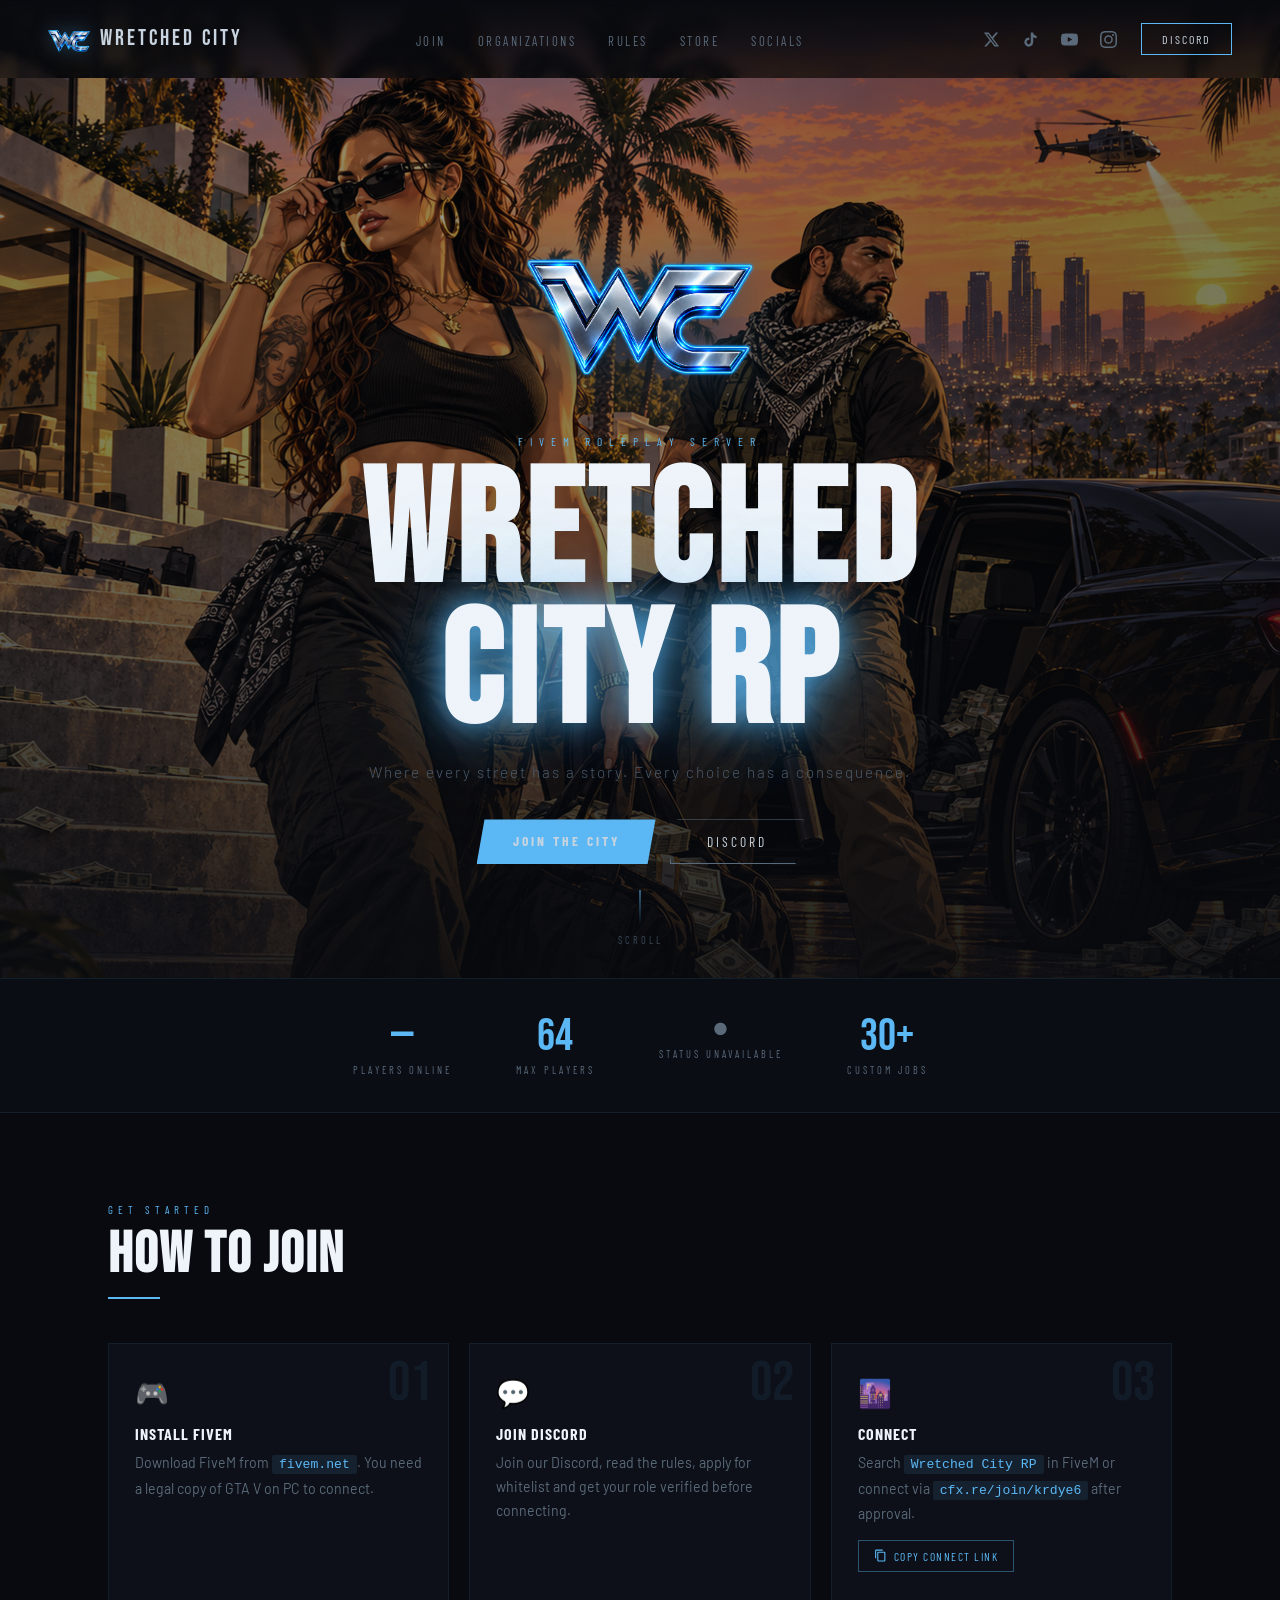
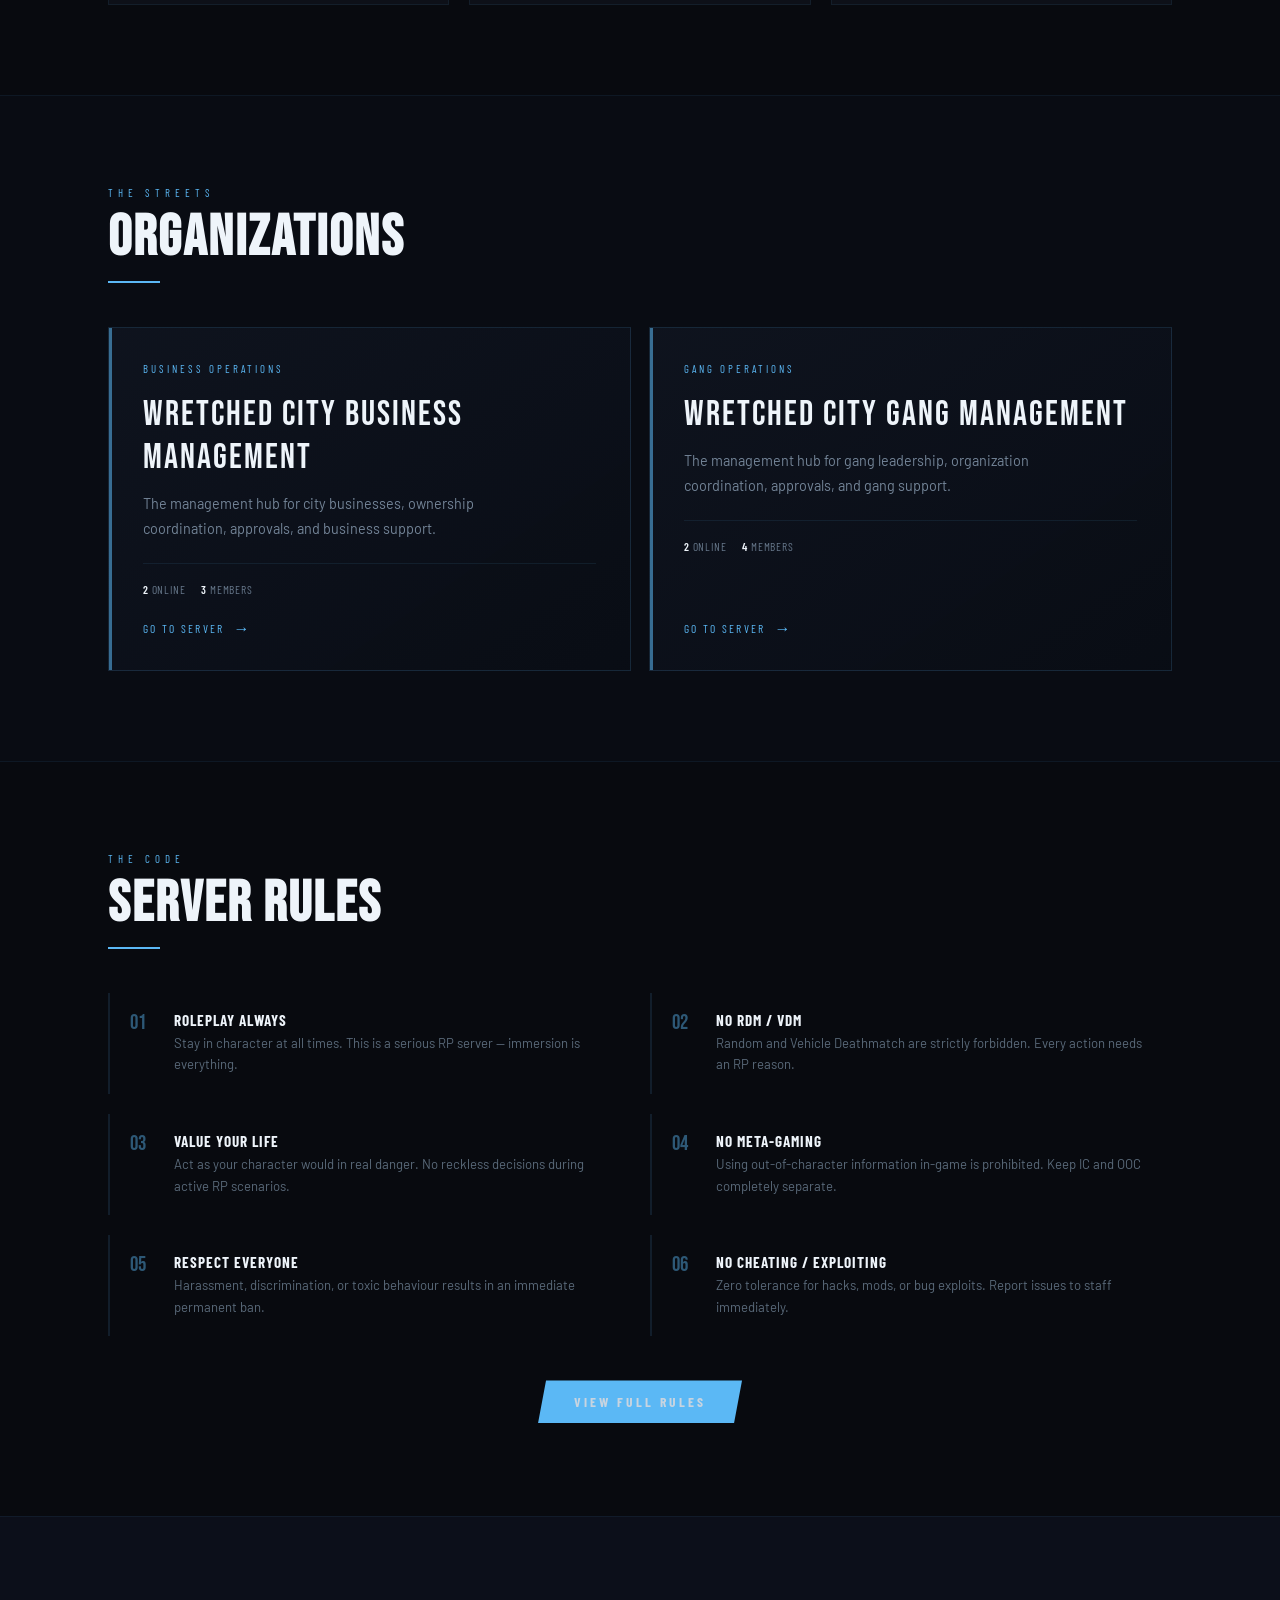
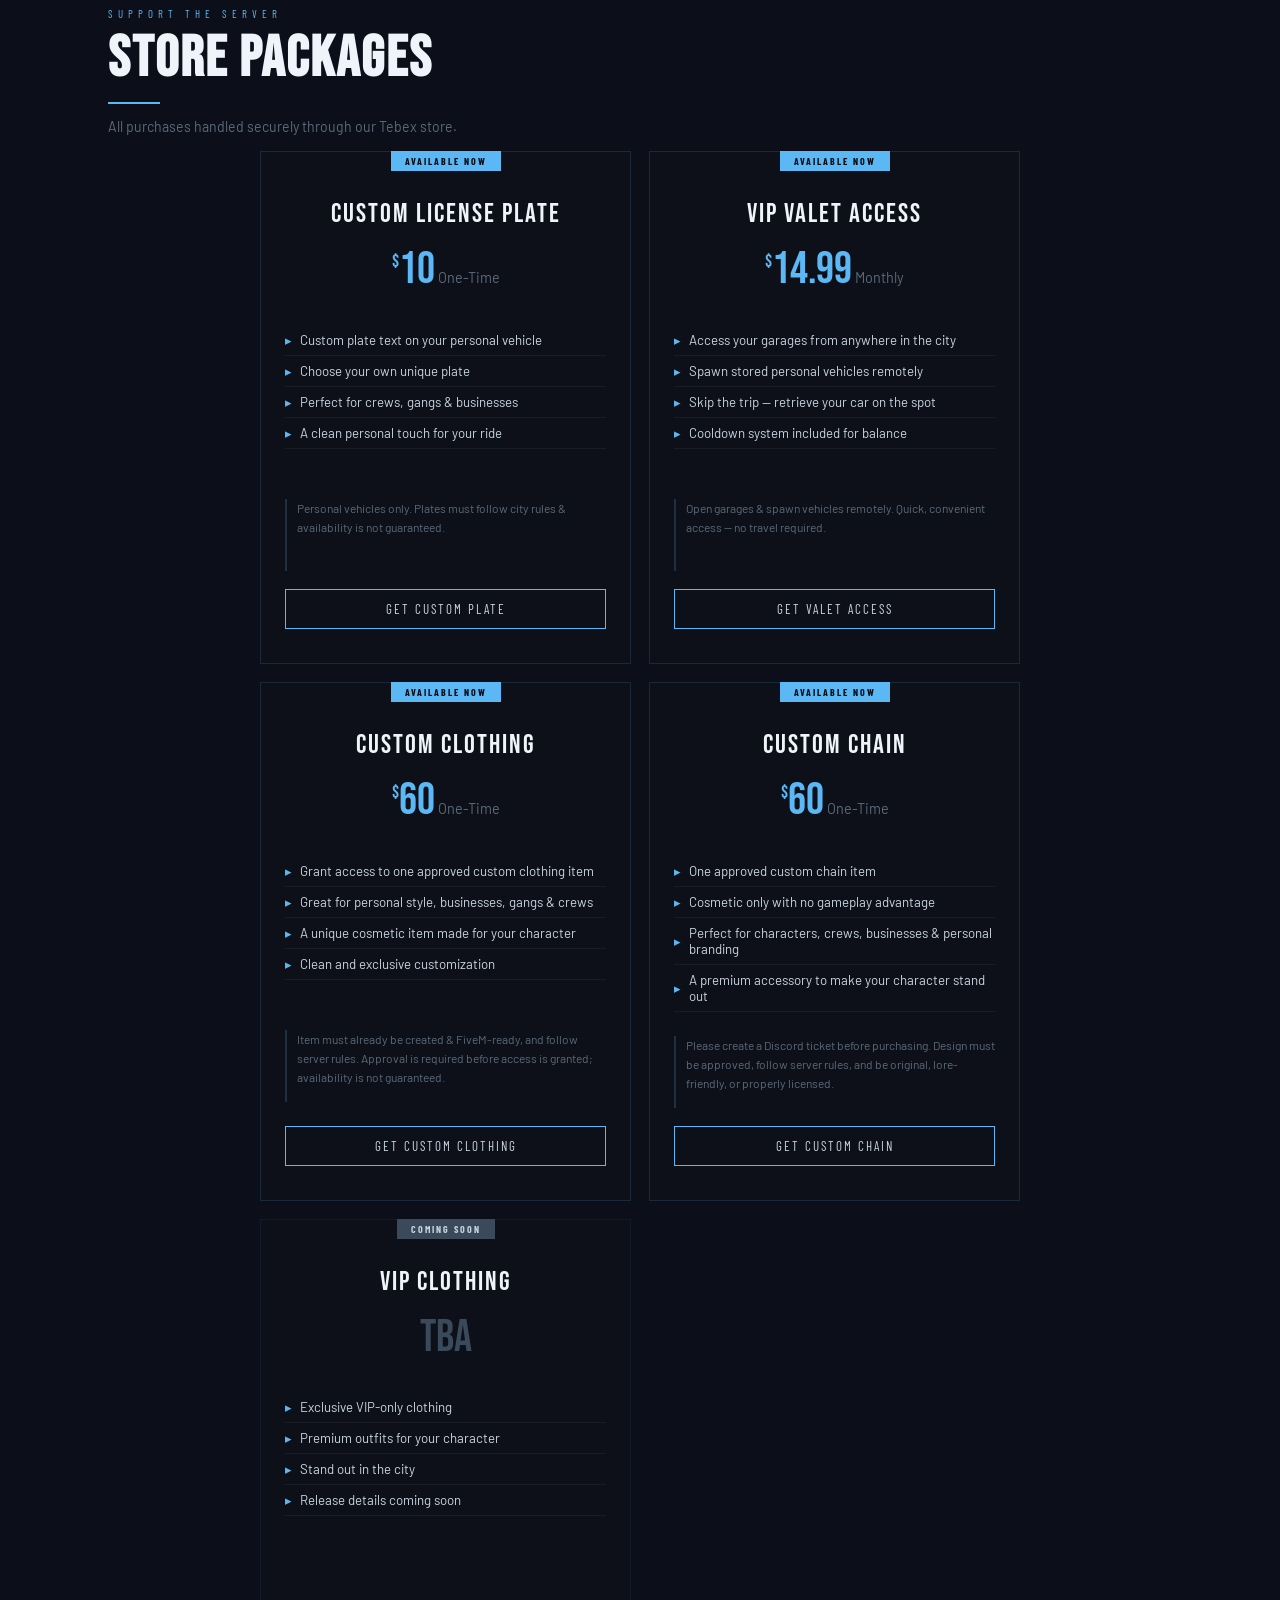
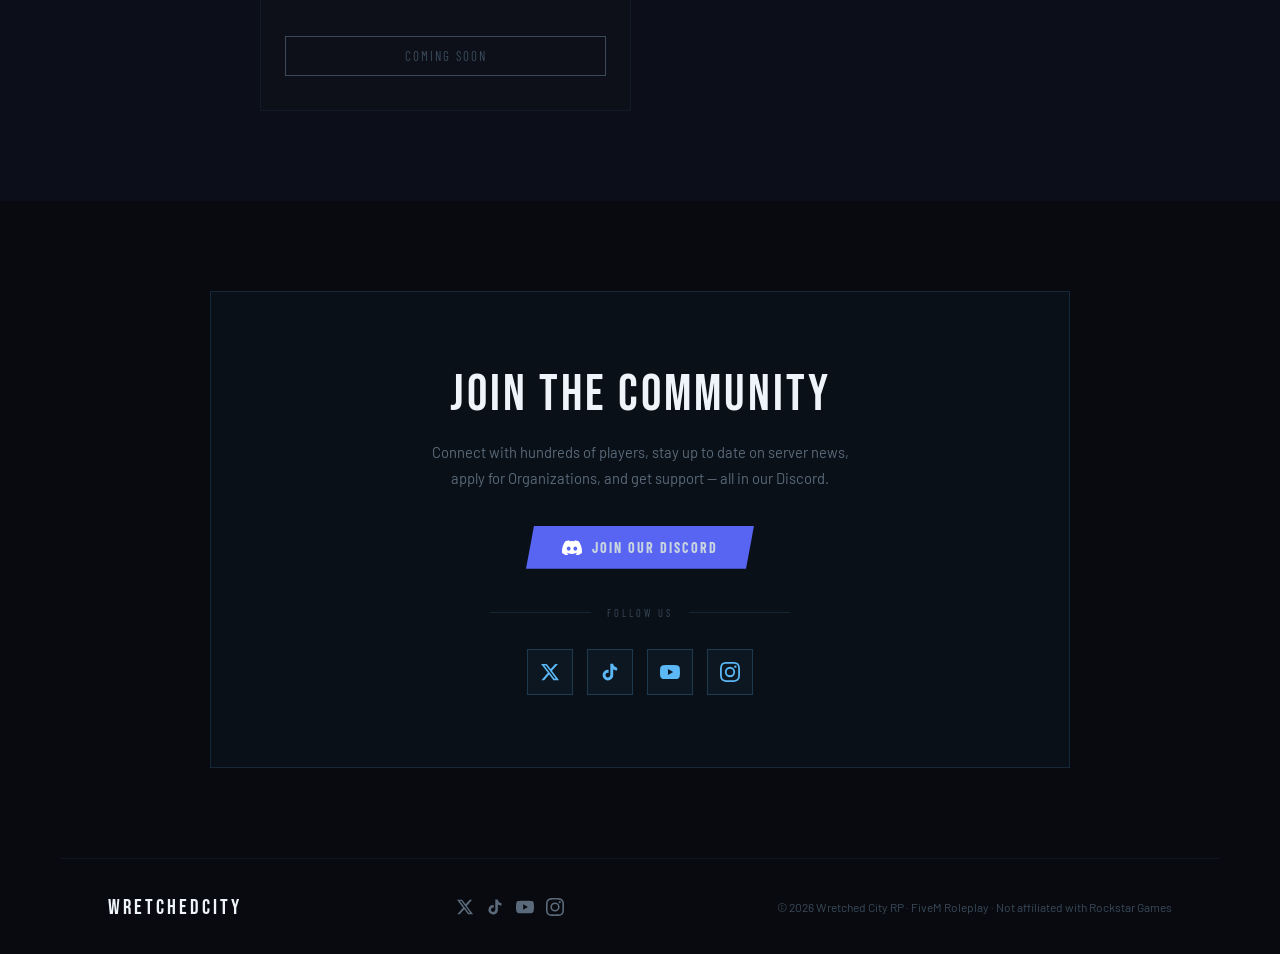
<file: index.html>
<!DOCTYPE html>
<html lang="en" style="background:#080a0f;">
<head>
<meta charset="UTF-8"/>
<meta name="viewport" content="width=device-width, initial-scale=1.0, viewport-fit=cover"/>
<meta name="theme-color" content="#080a0f"/>
<meta name="description" content="Wretched City RP is a premium FiveM roleplay community built around player-driven stories, businesses, organizations, and custom city experiences."/>
<link rel="canonical" href="https://wretchedcity.com/"/>
<link rel="icon" type="image/png" href="favicon.png"/>
<link rel="apple-touch-icon" href="favicon.png"/>

<meta property="og:type" content="website"/>
<meta property="og:site_name" content="Wretched City RP"/>
<meta property="og:title" content="Wretched City RP — FiveM Roleplay Server"/>
<meta property="og:description" content="Where every street has a story. Every choice has a consequence. Join the city."/>
<meta property="og:image" content="https://wretchedcity.com/og-image.png"/>
<meta property="og:url" content="https://wretchedcity.com/"/>
<meta name="twitter:card" content="summary_large_image"/>
<meta name="twitter:title" content="Wretched City RP — FiveM Roleplay Server"/>
<meta name="twitter:description" content="Where every street has a story. Every choice has a consequence. Join the city."/>
<meta name="twitter:image" content="https://wretchedcity.com/og-image.png"/>
<title>Wretched City RP</title>
<link rel="preconnect" href="https://fonts.googleapis.com"/>
<link rel="preconnect" href="https://fonts.gstatic.com" crossorigin/>
<link href="https://fonts.googleapis.com/css2?family=Bebas+Neue&family=Barlow+Condensed:wght@300;400;600;700&family=Barlow:wght@300;400;500&display=swap" rel="stylesheet"/>
<style>

*, *::before, *::after {
  margin: 0;
  padding: 0;
  box-sizing: border-box;
  -webkit-tap-highlight-color: transparent;
  -webkit-text-size-adjust: none;
}
:root { color-scheme: light; forced-color-adjust: none; }
html { background: #080a0f; scroll-behavior: smooth; -webkit-font-smoothing: antialiased; overflow-x: hidden; }
body {
  background: #080a0f;
  background-color: #080a0f;
  color: #c8d4e0;
  font-family: 'Barlow', Arial, sans-serif;
  overflow-x: hidden;
  min-height: 100vh;
  position: relative;
}
h1,h2,h3,h4,h5,h6 { color: #eef4fa; font-family: 'Bebas Neue','Arial Narrow',Arial,sans-serif; }
a { color: inherit; text-decoration: none; }
a:link,a:visited,a:hover,a:active { color: inherit; }
p,li { color: inherit; }


body::before {
content: '';
position: fixed; inset: 0;
background-image: url("data:image/svg+xml,%3Csvg xmlns='http://www.w3.org/2000/svg' width='300' height='300'%3E%3Cfilter id='n'%3E%3CfeTurbulence type='fractalNoise' baseFrequency='0.75' numOctaves='4' stitchTiles='stitch'/%3E%3C/filter%3E%3Crect width='300' height='300' filter='url(%23n)' opacity='0.03'/%3E%3C/svg%3E");
pointer-events: none; z-index: 9998; opacity: 0.34;
}
body::after {
content: '';
position: fixed;
inset: 0;
background:
linear-gradient(180deg,rgba(8,10,15,0.58),rgba(8,10,15,0.78)),
url('assets/wretched-city-background.png') center center / cover no-repeat;
opacity: 0.34;
pointer-events: none;
z-index: 0;
}
body > nav, body > .hero, body > .stats-bar, body > .sw, body > .sw-dark, body > .store-bg, body > .discord-cta, body > footer {
position: relative;
z-index: 1;
}


nav {
position: fixed; top:0; left:0; right:0; z-index:1000;
display: flex; align-items: center; justify-content: space-between;
padding: 18px 48px;
background: linear-gradient(to bottom, rgba(8,10,15,0.97), rgba(8,10,15,0));
backdrop-filter: blur(4px); -webkit-backdrop-filter: blur(4px);
}
.nav-logo { display:inline-flex; align-items:center; gap:10px; font-family:'Bebas Neue','Arial Narrow',Arial,sans-serif; font-size:1.35rem; letter-spacing:3px; color:#eef4fa; line-height:1; }
.nav-logo img { width:42px; height:42px; object-fit:contain; flex:0 0 auto; filter:drop-shadow(0 0 10px rgba(91,184,245,0.3)); }
.nav-links { display:flex; gap:32px; list-style:none; }
.nav-links a { position:relative; color:#5a6a7a; font-family:'Barlow Condensed','Arial Narrow',Arial,sans-serif; font-size:0.8rem; letter-spacing:2.5px; text-transform:uppercase; transition:color 0.2s; }
.nav-links a:hover { color:#5bb8f5; }
.nav-btn { font-family:'Barlow Condensed','Arial Narrow',Arial,sans-serif; font-size:0.75rem; letter-spacing:2px; text-transform:uppercase; color:#5bb8f5; border:1px solid #5bb8f5; padding:8px 20px; display:inline-block; transition:all 0.2s; background:transparent; }
.nav-btn:hover { background:#5bb8f5; color:#080a0f; }
.nav-right { display:flex; align-items:center; gap:18px; }
.nav-socials { display:flex; align-items:center; gap:9px; }
.nav-social { display:flex; align-items:center; justify-content:center; width:30px; height:30px; color:#5a6a7a; transition:transform 0.2s ease, color 0.2s ease; }
.nav-social svg { width:17px; height:17px; fill:#5a6a7a; transition:fill 0.2s ease; }
.nav-social:hover { transform:translateY(-2px); }
.nav-social:hover svg { fill:#5bb8f5; }
.nav-discord-m { display:none; }
.nav-discord-m svg { fill:#7984f5; }


.hero { position:relative; width:100%; height:100vh; min-height:680px; display:flex; align-items:center; justify-content:center; text-align:center; overflow:hidden; background:#080a0f; }
.hero-bg { position:absolute; inset:-1.5%; background:
linear-gradient(180deg,rgba(6,8,12,0.34) 0%,rgba(6,8,12,0.38) 42%,rgba(8,10,15,0.9) 100%),
linear-gradient(90deg,rgba(5,7,10,0.18) 0%,rgba(5,7,10,0.02) 45%,rgba(5,7,10,0.26) 100%),
url('assets/wretched-city-background.png') center 48% / cover no-repeat; z-index:0; transform:scale(1.015); }
.hero-scanlines { position:absolute; inset:0; background:linear-gradient(180deg,rgba(8,10,15,0.04),rgba(8,10,15,0.12)); pointer-events:none; z-index:2; }
.hero-content { position:relative; z-index:3; padding:0 24px; }
.hero-eyebrow { font-family:'Barlow Condensed','Arial Narrow',Arial,sans-serif; font-size:0.72rem; letter-spacing:7px; text-transform:uppercase; color:#5bb8f5; display:block; margin-bottom:16px; opacity:0; animation:fadeUp 0.7s 0.2s ease forwards; }
.hero-logo { width:clamp(190px,18vw,300px); height:auto; display:block; margin:0 auto 12px; filter:drop-shadow(0 14px 28px rgba(0,0,0,0.5)) drop-shadow(0 0 24px rgba(91,184,245,0.28)); opacity:0; animation:fadeUp 0.8s 0.08s ease forwards; }
.hero-title { font-family:'Bebas Neue','Arial Narrow',Arial,sans-serif; font-size:clamp(4.5rem,16vw,10rem); line-height:0.88; letter-spacing:5px; color:#eef4fa; display:block; opacity:0; animation:fadeUp 0.7s 0.35s ease forwards; }
.hero-title .glow { display:block; color:#eef4fa; text-shadow: 0 0 30px rgba(91,184,245,0.9), 0 0 80px rgba(91,184,245,0.5), 0 0 150px rgba(91,184,245,0.25); animation: neonFlicker 7s 1.8s infinite; }
.hero-sub { font-family:'Barlow',Arial,sans-serif; font-size:0.95rem; color:#4a5a6a; letter-spacing:2px; font-weight:300; margin-top:18px; display:block; opacity:0; animation:fadeUp 0.7s 0.5s ease forwards; }
.hero-btns { display:flex; gap:14px; justify-content:center; margin-top:38px; flex-wrap:wrap; opacity:0; animation:fadeUp 0.7s 0.65s ease forwards; }
.btn-blue { position:relative; overflow:hidden; font-family:'Barlow Condensed','Arial Narrow',Arial,sans-serif; font-size:0.85rem; letter-spacing:3px; text-transform:uppercase; font-weight:700; color:#080a0f; background:#5bb8f5; padding:13px 36px; text-decoration:none; display:inline-block; clip-path:polygon(8px 0%,100% 0%,calc(100% - 8px) 100%,0% 100%); transition:background 0.2s,transform 0.2s; }
.btn-blue:hover { background:#eef4fa; transform:translateY(-2px); }
.btn-ghost { font-family:'Barlow Condensed','Arial Narrow',Arial,sans-serif; font-size:0.85rem; letter-spacing:3px; text-transform:uppercase; color:#c8d4e0; background:transparent; border:1px solid #5a6a7a; padding:13px 36px; text-decoration:none; display:inline-block; clip-path:polygon(8px 0%,100% 0%,calc(100% - 8px) 100%,0% 100%); transition:all 0.2s; }
.btn-ghost:hover { border-color:#5bb8f5; color:#5bb8f5; }
.hero-scroll { position:absolute; bottom:32px; left:50%; transform:translateX(-50%); display:flex; flex-direction:column; align-items:center; gap:8px; color:#3a4a5a; font-family:'Barlow Condensed',Arial,sans-serif; font-size:0.65rem; letter-spacing:3px; text-transform:uppercase; z-index:3; animation:fadeIn 1s 1.4s both; }
.scroll-line { width:1px; height:36px; background:linear-gradient(to bottom,#5bb8f5,transparent); animation:pulse 2s ease-in-out infinite; }


.stats-bar { background:#0a0d14; background-color:#0a0d14; border-top:1px solid rgba(91,184,245,0.1); border-bottom:1px solid rgba(91,184,245,0.1); display:flex; justify-content:center; gap:64px; padding:36px 48px; flex-wrap:wrap; }
.stat { text-align:center; }
.stat-num { font-family:'Bebas Neue','Arial Narrow',Arial,sans-serif; font-size:2.8rem; color:#5bb8f5; line-height:1; display:block; }
.stat-label { font-family:'Barlow Condensed','Arial Narrow',Arial,sans-serif; font-size:0.65rem; letter-spacing:3px; text-transform:uppercase; color:#5a6a7a; margin-top:4px; display:block; }


.sw { max-width:1160px; margin:0 auto; padding:90px 48px; }
.sw-dark { background:rgba(10,13,20,0.965); background-color:rgba(10,13,20,0.965); border-top:1px solid rgba(91,184,245,0.07); border-bottom:1px solid rgba(91,184,245,0.07); backdrop-filter:blur(1px); -webkit-backdrop-filter:blur(1px); }
.sw-dark .inner { max-width:1160px; margin:0 auto; padding:90px 48px; }
.stag { font-family:'Barlow Condensed','Arial Narrow',Arial,sans-serif; font-size:0.68rem; letter-spacing:5px; text-transform:uppercase; color:#5bb8f5; display:block; margin-bottom:10px; }
.stitle { font-family:'Bebas Neue','Arial Narrow',Arial,sans-serif; font-size:clamp(2.2rem,5vw,3.6rem); letter-spacing:2px; color:#eef4fa; line-height:1; }
.srule { width:52px; height:2px; background:#5bb8f5; margin-top:14px; margin-bottom:44px; border:none; display:block; }


.steps-grid { display:grid; grid-template-columns:repeat(3,1fr); gap:20px; }
.step-card { background:#0d1018; background-color:#0d1018; border:1px solid rgba(91,184,245,0.08); padding:32px 26px; position:relative; transition:border-color 0.3s; }
.step-card:hover { border-color:rgba(91,184,245,0.28); }
.step-n { font-family:'Bebas Neue','Arial Narrow',Arial,sans-serif; font-size:3.5rem; color:rgba(91,184,245,0.08); position:absolute; top:12px; right:16px; line-height:1; }
.step-icon { font-size:1.7rem; margin-bottom:14px; display:block; }
.step-title { font-family:'Barlow Condensed','Arial Narrow',Arial,sans-serif; font-size:1rem; font-weight:700; letter-spacing:1px; text-transform:uppercase; color:#eef4fa; margin-bottom:8px; display:block; }
.step-text { font-size:0.88rem; color:#5a6a7a; line-height:1.7; }
.step-text code { background:rgba(91,184,245,0.1); color:#5bb8f5; padding:2px 7px; font-size:0.82rem; border-radius:2px; }
.copy-connect { margin-top:14px; display:inline-flex; align-items:center; gap:7px; font-family:'Barlow Condensed','Arial Narrow',Arial,sans-serif; font-size:0.72rem; letter-spacing:1.5px; text-transform:uppercase; color:#5bb8f5; background:transparent; border:1px solid rgba(91,184,245,0.4); padding:8px 15px; cursor:pointer; -webkit-appearance:none; appearance:none; transition:all 0.2s; }
.copy-connect:hover { background:#5bb8f5; color:#080a0f; }
.copy-connect svg { width:13px; height:13px; fill:currentColor; }


.Organizations-grid { display:grid; grid-template-columns:repeat(2,minmax(0,1fr)); gap:18px; }
.faction-card { display:flex; flex-direction:column; min-height:250px; background:linear-gradient(145deg,rgba(15,20,30,0.96),rgba(9,13,21,0.98)); padding:34px; border:1px solid rgba(91,184,245,0.14); position:relative; overflow:hidden; transition:transform 0.25s ease,border-color 0.25s ease,box-shadow 0.25s ease; }
.faction-card::before { content:''; position:absolute; inset:0 auto 0 0; width:3px; background:#5bb8f5; opacity:0.55; transition:opacity 0.25s ease; }
.faction-card:hover { transform:translateY(-3px); border-color:rgba(91,184,245,0.38); box-shadow:0 18px 46px rgba(0,0,0,0.24); }
.faction-card:hover::before { opacity:1; }
.faction-kicker { font-family:'Barlow Condensed','Arial Narrow',Arial,sans-serif; font-size:0.68rem; letter-spacing:3px; text-transform:uppercase; color:#5bb8f5; margin-bottom:18px; display:block; }
.faction-name { font-family:'Bebas Neue','Arial Narrow',Arial,sans-serif; font-size:clamp(1.7rem,3vw,2.2rem); letter-spacing:2px; color:#eef4fa; margin-bottom:12px; display:block; }
.faction-desc { font-size:0.9rem; color:#738497; line-height:1.75; max-width:46ch; }
.faction-meta { display:flex; align-items:center; flex-wrap:wrap; gap:8px 16px; margin-top:22px; padding-top:18px; border-top:1px solid rgba(91,184,245,0.09); color:#66778a; font-family:'Barlow Condensed','Arial Narrow',Arial,sans-serif; font-size:0.72rem; letter-spacing:0.8px; text-transform:uppercase; }
.faction-meta strong { color:#eef4fa; font-weight:600; }
.faction-action { display:inline-flex; align-items:center; gap:9px; margin-top:auto; padding-top:24px; font-family:'Barlow Condensed','Arial Narrow',Arial,sans-serif; font-size:0.72rem; letter-spacing:2.3px; text-transform:uppercase; color:#5bb8f5; }
.faction-action::after { content:'→'; font-size:1rem; line-height:1; transition:transform 0.2s ease; }
.faction-card:hover .faction-action::after { transform:translateX(4px); }
.faction-card:focus-visible { outline:2px solid #5bb8f5; outline-offset:4px; }


.rules-grid { display:grid; grid-template-columns:repeat(2,1fr); gap:20px; }
.rule-item { display:flex; gap:16px; align-items:flex-start; padding:18px 20px; border-left:2px solid rgba(91,184,245,0.12); transition:border-color 0.2s; background:transparent; }
.rule-item:hover { border-left-color:#5bb8f5; }
.rule-n { font-family:'Bebas Neue','Arial Narrow',Arial,sans-serif; font-size:1.3rem; color:rgba(91,184,245,0.45); flex-shrink:0; width:28px; line-height:1.2; }
.rule-title { font-family:'Barlow Condensed','Arial Narrow',Arial,sans-serif; font-size:0.95rem; font-weight:700; letter-spacing:1px; text-transform:uppercase; color:#eef4fa; margin-bottom:4px; display:block; }
.rule-desc { font-size:0.82rem; color:#5a6a7a; line-height:1.65; }


.staff-grid { display:grid; grid-template-columns:repeat(4,1fr); gap:18px; }
.staff-card { background:#0d1018; background-color:#0d1018; border:1px solid rgba(91,184,245,0.07); padding:26px 18px; text-align:center; transition:all 0.3s; }
.staff-card:hover { border-color:rgba(91,184,245,0.24); transform:translateY(-3px); }
.staff-avatar { width:68px; height:68px; border-radius:50%; background:#111826; border:2px solid rgba(91,184,245,0.18); display:flex; align-items:center; justify-content:center; font-size:1.7rem; margin:0 auto 14px; }
.staff-name { font-family:'Barlow Condensed','Arial Narrow',Arial,sans-serif; font-size:0.95rem; font-weight:700; letter-spacing:1px; color:#eef4fa; margin-bottom:4px; display:block; }
.staff-role { font-family:'Barlow Condensed','Arial Narrow',Arial,sans-serif; font-size:0.7rem; letter-spacing:1.5px; text-transform:uppercase; color:#5bb8f5; display:block; }


.store-bg { background:#0c0f1a; background-color:#0c0f1a; border-top:1px solid rgba(91,184,245,0.07); }
.packages-grid { display:grid; grid-template-columns:repeat(2,1fr); gap:18px; max-width:760px; margin:0 auto; }
.pkg-card { display:flex; flex-direction:column; height:100%; min-height:492px; background:#0d1018; background-color:#0d1018; border:1px solid rgba(91,184,245,0.15); padding:34px 24px; text-align:center; position:relative; transition:all 0.3s; }
.pkg-card:hover { border-color:rgba(91,184,245,0.4); transform:translateY(-4px); box-shadow:0 16px 48px rgba(91,184,245,0.08); }
.pkg-card.coming-soon { opacity:0.45; pointer-events:none; border-color:rgba(91,184,245,0.06); }
.pkg-card.coming-soon:hover { transform:none; box-shadow:none; border-color:rgba(91,184,245,0.06); }
.pkg-badge { position:absolute; top:-1px; left:50%; transform:translateX(-50%); background:#5bb8f5; color:#080a0f; font-family:'Barlow Condensed','Arial Narrow',Arial,sans-serif; font-size:0.62rem; letter-spacing:2px; text-transform:uppercase; font-weight:700; padding:4px 14px; white-space:nowrap; }
.pkg-badge.soon { background:#3a4a5a; color:#c8d4e0; }
.pkg-name { font-family:'Bebas Neue','Arial Narrow',Arial,sans-serif; font-size:1.7rem; letter-spacing:2px; color:#eef4fa; margin-top:12px; margin-bottom:4px; display:block; }
.pkg-price { font-family:'Bebas Neue','Arial Narrow',Arial,sans-serif; font-size:2.8rem; color:#5bb8f5; line-height:1; margin:14px 0; display:block; }
.pkg-price sup { font-size:1.1rem; vertical-align:super; color:#5bb8f5; }
.pkg-mo { font-size:0.9rem; color:#5a6a7a; font-family:'Barlow',Arial,sans-serif; }
.pkg-features { min-height:150px; list-style:none; margin:18px 0 24px; text-align:left; }
.pkg-features li { font-size:0.83rem; color:#c8d4e0; padding:7px 0; border-bottom:1px solid rgba(255,255,255,0.05); display:flex; align-items:center; gap:8px; }
.pkg-features li::before { content:'▸'; color:#5bb8f5; flex-shrink:0; }
.pkg-note { min-height:72px; font-size:0.75rem; color:#5a6a7a; line-height:1.6; margin-bottom:18px; text-align:left; border-left:2px solid rgba(91,184,245,0.2); padding-left:10px; }
.btn-pkg { width:100%; display:block; margin-top:auto; background:transparent; border:1px solid #5bb8f5; color:#5bb8f5; padding:11px; font-family:'Barlow Condensed','Arial Narrow',Arial,sans-serif; font-size:0.82rem; letter-spacing:2px; text-transform:uppercase; text-decoration:none; transition:all 0.2s; cursor:pointer; -webkit-appearance:none; appearance:none; }
.btn-pkg:hover { background:#5bb8f5; color:#080a0f; }
.btn-pkg.disabled { border-color:#3a4a5a; color:#3a4a5a; cursor:default; }
.btn-pkg.disabled:hover { background:transparent; color:#3a4a5a; }


.socials-row { display:flex; justify-content:center; align-items:center; gap:14px; flex-wrap:wrap; margin-top:30px; }
.social-link { display:flex; align-items:center; justify-content:center; width:46px; height:46px; border:1px solid rgba(91,184,245,0.22); background:rgba(91,184,245,0.04); color:#5bb8f5; transition:all 0.2s; }
.social-link svg { width:20px; height:20px; fill:#5bb8f5; transition:fill 0.2s; }
.social-link:hover { background:#5bb8f5; border-color:#5bb8f5; transform:translateY(-3px); }
.social-link:hover svg { fill:#080a0f; }
.footer-socials { display:flex; align-items:center; gap:12px; }
.footer-socials a { display:flex; align-items:center; justify-content:center; color:#5a6a7a; transition:color 0.2s; }
.footer-socials a svg { width:18px; height:18px; fill:#5a6a7a; transition:fill 0.2s; }
.footer-socials a:hover svg { fill:#5bb8f5; }


.discord-cta { max-width:860px; margin:0 auto 90px; background:rgba(91,184,245,0.04); border:1px solid rgba(91,184,245,0.14); padding:72px 48px; text-align:center; }
.discord-title { font-family:'Bebas Neue','Arial Narrow',Arial,sans-serif; font-size:clamp(1.8rem,5vw,3.2rem); letter-spacing:3px; color:#eef4fa; margin-bottom:14px; display:block; }
.discord-sub { font-size:0.92rem; color:#5a6a7a; line-height:1.8; margin-bottom:34px; }
.btn-discord { display:inline-flex; align-items:center; gap:10px; background:#5865F2; color:#ffffff; padding:13px 36px; font-family:'Barlow Condensed','Arial Narrow',Arial,sans-serif; font-size:0.88rem; letter-spacing:2px; text-transform:uppercase; font-weight:700; text-decoration:none; clip-path:polygon(8px 0%,100% 0%,calc(100% - 8px) 100%,0% 100%); transition:background 0.2s,transform 0.2s; }
.btn-discord:hover { background:#4752c4; transform:translateY(-2px); }
.discord-divider { display:flex; align-items:center; justify-content:center; gap:16px; margin:38px auto 0; max-width:300px; }
.discord-divider span { font-family:'Barlow Condensed','Arial Narrow',Arial,sans-serif; font-size:0.65rem; letter-spacing:3px; text-transform:uppercase; color:#3a4a5a; white-space:nowrap; }
.discord-divider .dl { flex:1; height:1px; background:rgba(91,184,245,0.12); }


footer { border-top:1px solid rgba(91,184,245,0.07); padding:36px 48px; display:flex; justify-content:space-between; align-items:center; max-width:1160px; margin:0 auto; background:transparent; gap:18px; flex-wrap:wrap; }
.footer-logo { font-family:'Bebas Neue','Arial Narrow',Arial,sans-serif; font-size:1.3rem; letter-spacing:3px; color:#eef4fa; }
.footer-copy { font-size:0.75rem; color:#3a4a5a; }


.btn-blue::after { content:''; position:absolute; top:0; left:-130%; width:55%; height:100%; background:linear-gradient(120deg, transparent, rgba(255,255,255,0.5), transparent); transform:skewX(-22deg); transition:left 0.55s ease; pointer-events:none; }
.btn-blue:hover::after { left:150%; }
@keyframes neonFlicker { 0%,16%,20%,52%,56%,100% { text-shadow:0 0 30px rgba(91,184,245,0.9), 0 0 80px rgba(91,184,245,0.5), 0 0 150px rgba(91,184,245,0.25); } 18%,54% { text-shadow:0 0 8px rgba(91,184,245,0.4); } }
.nav-links a::after { content:''; position:absolute; left:0; bottom:-4px; width:0; height:1px; background:#5bb8f5; transition:width 0.25s ease; }
.nav-links a:hover::after { width:100%; }
html.js-on .reveal { opacity:0; transform:translateY(26px); transition:opacity 0.6s cubic-bezier(.2,.7,.2,1), transform 0.6s cubic-bezier(.2,.7,.2,1); }
html.js-on .reveal.reveal-in { opacity:1; transform:translateY(0); }
@media (prefers-reduced-motion: reduce) {
html.js-on .reveal { opacity:1; transform:none; }
.hero-title .glow { animation:none; }
.btn-blue::after { display:none; }
}


@keyframes fadeUp { from{opacity:0;transform:translateY(22px)} to{opacity:1;transform:translateY(0)} }
@keyframes fadeIn { from{opacity:0} to{opacity:1} }
@keyframes pulse { 0%,100%{opacity:1;transform:scaleY(1)} 50%{opacity:0.3;transform:scaleY(0.6)} }


@media (max-width:768px) {
nav { padding:13px 14px; }
.nav-links { display:none; }
.nav-logo { font-size:1.05rem; letter-spacing:1.5px; gap:7px; }
.nav-logo img { width:36px; height:36px; }
.nav-right { gap:10px; }
.nav-socials { gap:4px; }
.nav-social { width:30px; height:30px; }
.nav-social svg { width:18px; height:18px; }
.nav-btn { display:none; }
.nav-discord-m { display:flex; }
.hero-title { font-size:clamp(3.8rem,17vw,5.5rem); }
.hero-logo { width:180px; margin-bottom:8px; }
.hero-btns { flex-direction:column; align-items:center; gap:12px; }
.btn-blue,.btn-ghost { width:260px; text-align:center; clip-path:none; }
.stats-bar { gap:28px; padding:28px 20px; }
.sw { padding:64px 20px; }
.sw-dark .inner { padding:64px 20px; }
.steps-grid { grid-template-columns:1fr; gap:14px; }
.Organizations-grid { grid-template-columns:1fr; gap:14px; }
.faction-card { min-height:230px; padding:28px 24px; }
.faction-meta { gap:7px 12px; }
.rules-grid { grid-template-columns:1fr; gap:0; }
.staff-grid { grid-template-columns:repeat(2,1fr); gap:12px; }
.packages-grid { grid-template-columns:1fr; max-width:360px; margin-left:auto; margin-right:auto; gap:14px; }
.pkg-card { height:auto; min-height:auto; }
.pkg-card .pkg-features,.pkg-card .pkg-note { min-height:0; }
.discord-cta { padding:48px 20px; margin:0 20px 70px; }
footer { flex-direction:column; gap:14px; text-align:center; padding:28px 20px; }
}


</style>
</head>
<body>

<nav>
  <a href="#" class="nav-logo" aria-label="Wretched City home"><img src="assets/wc-logo-metallic.png" alt="" width="42" height="42"/><span>Wretched City</span></a>
  <ul class="nav-links">
    <li><a href="#join">Join</a></li>
    <li><a href="#Organizations">Organizations</a></li>
    <li><a href="rules.html">Rules</a></li>
    <li><a href="#store">Store</a></li>
    <li><a href="links.html">Socials</a></li>
  </ul>
  <div class="nav-right">
    <div class="nav-socials">
      <a href="https://x.com/WretchedCityRP" target="_blank" class="nav-social" aria-label="X (Twitter)" rel="noopener noreferrer"><svg viewBox="0 0 24 24" xmlns="http://www.w3.org/2000/svg"><path d="M18.244 2.25h3.308l-7.227 8.26 8.502 11.24H16.17l-5.214-6.817L4.99 21.75H1.68l7.73-8.835L1.254 2.25H8.08l4.713 6.231 5.45-6.231zm-1.161 17.52h1.833L7.084 4.126H5.117l11.966 15.644z"/></svg></a>
      <a href="https://www.tiktok.com/@wretchedcityrp" target="_blank" class="nav-social" aria-label="TikTok" rel="noopener noreferrer"><svg viewBox="0 0 24 24" xmlns="http://www.w3.org/2000/svg"><path d="M19.59 6.69a4.83 4.83 0 0 1-3.77-4.25V2h-3.45v13.67a2.89 2.89 0 0 1-5.2 1.74 2.89 2.89 0 0 1 2.31-4.64c.3 0 .59.04.86.13V9.4a6.33 6.33 0 0 0-1-.05A6.34 6.34 0 0 0 5 20.1a6.34 6.34 0 0 0 10.86-4.43V8.69a8.16 8.16 0 0 0 4.77 1.52v-3.4a4.85 4.85 0 0 1-1.04-.12z"/></svg></a>
      <a href="https://www.youtube.com/@WretchedCityRP" target="_blank" class="nav-social" aria-label="YouTube" rel="noopener noreferrer"><svg viewBox="0 0 24 24" xmlns="http://www.w3.org/2000/svg"><path d="M23.498 6.186a3.016 3.016 0 0 0-2.122-2.136C19.505 3.545 12 3.545 12 3.545s-7.505 0-9.377.505A3.017 3.017 0 0 0 .502 6.186C0 8.07 0 12 0 12s0 3.93.502 5.814a3.016 3.016 0 0 0 2.122 2.136c1.871.505 9.376.505 9.376.505s7.505 0 9.377-.505a3.015 3.015 0 0 0 2.122-2.136C24 15.93 24 12 24 12s0-3.93-.502-5.814zM9.545 15.568V8.432L15.818 12l-6.273 3.568z"/></svg></a>
      <a href="https://www.instagram.com/wretchedcityrp2026/" target="_blank" class="nav-social" aria-label="Instagram" rel="noopener noreferrer"><svg viewBox="0 0 24 24" xmlns="http://www.w3.org/2000/svg"><path d="M12 2.163c3.204 0 3.584.012 4.85.07 3.252.148 4.771 1.691 4.919 4.919.058 1.265.069 1.645.069 4.849 0 3.205-.012 3.584-.069 4.849-.149 3.225-1.664 4.771-4.919 4.919-1.266.058-1.644.07-4.85.07-3.204 0-3.584-.012-4.849-.07-3.26-.149-4.771-1.699-4.919-4.92-.058-1.265-.07-1.644-.07-4.849 0-3.204.013-3.583.07-4.849.149-3.227 1.664-4.771 4.919-4.919 1.266-.057 1.645-.069 4.849-.069zm0-2.163C8.74 0 8.333.015 7.053.072 2.695.272.273 2.69.073 7.052.014 8.333 0 8.741 0 12c0 3.259.014 3.668.072 4.948.2 4.358 2.618 6.78 6.98 6.98C8.333 23.986 8.74 24 12 24c3.259 0 3.668-.014 4.948-.072 4.354-.2 6.782-2.618 6.979-6.98.059-1.28.073-1.689.073-4.948 0-3.259-.014-3.667-.072-4.947-.196-4.354-2.617-6.78-6.979-6.98C15.668.014 15.259 0 12 0zm0 5.838a6.162 6.162 0 1 0 0 12.324 6.162 6.162 0 0 0 0-12.324zM12 16a4 4 0 1 1 0-8 4 4 0 0 1 0 8zm6.406-11.845a1.44 1.44 0 1 0 0 2.881 1.44 1.44 0 0 0 0-2.881z"/></svg></a>
      <a href="https://discord.gg/RBVgmQNKCt" target="_blank" class="nav-social nav-discord-m" aria-label="Discord" rel="noopener noreferrer"><svg viewBox="0 0 24 18" xmlns="http://www.w3.org/2000/svg"><path d="M20.317 1.492A19.79 19.79 0 0 0 15.432 0c-.21.375-.444.88-.608 1.28a18.27 18.27 0 0 0-5.487 0A12.6 12.6 0 0 0 8.72 0 19.74 19.74 0 0 0 3.83 1.492C.728 6.06-.114 10.51.307 14.9a19.9 19.9 0 0 0 6.073 3.06c.493-.668.93-1.378 1.307-2.124a12.9 12.9 0 0 1-2.057-.98c.173-.126.342-.258.505-.392a14.2 14.2 0 0 0 12.073 0c.165.137.334.269.505.392-.657.387-1.34.715-2.06.982.378.744.814 1.454 1.306 2.122a19.84 19.84 0 0 0 6.076-3.06c.493-5.09-.838-9.5-3.518-13.41ZM8.02 12.2c-1.183 0-2.157-1.085-2.157-2.42 0-1.334.955-2.42 2.157-2.42 1.21 0 2.176 1.095 2.157 2.42 0 1.335-.955 2.42-2.157 2.42Zm7.975 0c-1.183 0-2.157-1.085-2.157-2.42 0-1.334.955-2.42 2.157-2.42 1.21 0 2.176 1.095 2.157 2.42 0 1.335-.946 2.42-2.157 2.42Z"/></svg></a>
    </div>
    <a href="https://discord.gg/RBVgmQNKCt" target="_blank" class="nav-btn" rel="noopener noreferrer">Discord</a>
  </div>
</nav>

<div class="hero">
  <div class="hero-bg"></div>
  <div class="hero-scanlines"></div>
  <div class="hero-content">
    <img class="hero-logo" src="assets/wc-logo-metallic.png" alt="Wretched City RP" width="1254" height="1254"/>
    <span class="hero-eyebrow">FiveM Roleplay Server</span>
    <h1 class="hero-title">
      Wretched
      <span class="glow">City RP</span>
    </h1>
    <span class="hero-sub">Where every street has a story. Every choice has a consequence.</span>
    <div class="hero-btns">
      <a href="#join" class="btn-blue">Join the City</a>
      <a href="https://discord.gg/RBVgmQNKCt" target="_blank" class="btn-ghost" rel="noopener noreferrer">Discord</a>
    </div>
  </div>
  <div class="hero-scroll">
    <div class="scroll-line"></div>
    Scroll
  </div>
</div>

<div class="stats-bar">
  <div class="stat"><span class="stat-num" id="stat-online">--</span><span class="stat-label">Players Online</span></div>
  <div class="stat"><span class="stat-num" id="stat-max">64</span><span class="stat-label">Max Players</span></div>
  <div class="stat"><span class="stat-num" id="stat-status">●</span><span class="stat-label" id="stat-status-label">Checking...</span></div>
  <div class="stat"><span class="stat-num" id="stat-jobs">30+</span><span class="stat-label">Custom Jobs</span></div>
</div>

<div class="sw" id="join">
  <span class="stag">Get Started</span>
  <h2 class="stitle">How to Join</h2>
  <span class="srule"></span>
  <div class="steps-grid">
    <div class="step-card">
      <span class="step-n">01</span>
      <span class="step-icon">🎮</span>
      <span class="step-title">Install FiveM</span>
      <p class="step-text">Download FiveM from <code>fivem.net</code>. You need a legal copy of GTA V on PC to connect.</p>
    </div>
    <div class="step-card">
      <span class="step-n">02</span>
      <span class="step-icon">💬</span>
      <span class="step-title">Join Discord</span>
      <p class="step-text">Join our Discord, read the rules, apply for whitelist and get your role verified before connecting.</p>
    </div>
    <div class="step-card">
      <span class="step-n">03</span>
      <span class="step-icon">🌆</span>
      <span class="step-title">Connect</span>
      <p class="step-text">Search <code>Wretched City RP</code> in FiveM or connect via <code>cfx.re/join/krdye6</code> after approval.</p>
      <button class="copy-connect" type="button" onclick="copyConnect(this)"><svg viewBox="0 0 24 24" xmlns="http://www.w3.org/2000/svg"><path d="M16 1H4a2 2 0 0 0-2 2v14h2V3h12V1zm3 4H8a2 2 0 0 0-2 2v14a2 2 0 0 0 2 2h11a2 2 0 0 0 2-2V7a2 2 0 0 0-2-2zm0 16H8V7h11v14z"/></svg><span>Copy Connect Link</span></button>
    </div>
  </div>
</div>

<div class="sw-dark" id="Organizations">
  <div class="inner">
    <span class="stag">The Streets</span>
    <h2 class="stitle">Organizations</h2>
    <span class="srule"></span>
    <div class="Organizations-grid">
      <a class="faction-card" href="https://discord.gg/vm8G9t3YGJ" target="_blank" rel="noopener noreferrer" aria-label="Open Wretched City Business Management Discord">
        <span class="faction-kicker">Business Operations</span>
        <span class="faction-name">Wretched City Business Management</span>
        <p class="faction-desc">The management hub for city businesses, ownership coordination, approvals, and business support.</p>
        <div class="faction-meta" aria-label="Business Management server details"><span><strong>2</strong> Online</span><span><strong>3</strong> Members</span></div>
        <span class="faction-action">Go to Server</span>
      </a>
      <a class="faction-card" href="https://discord.gg/fnUmGQbvXJ" target="_blank" rel="noopener noreferrer" aria-label="Open Wretched City Gang Management Discord">
        <span class="faction-kicker">Gang Operations</span>
        <span class="faction-name">Wretched City Gang Management</span>
        <p class="faction-desc">The management hub for gang leadership, organization coordination, approvals, and gang support.</p>
        <div class="faction-meta" aria-label="Gang Management server details"><span><strong>2</strong> Online</span><span><strong>4</strong> Members</span></div>
        <span class="faction-action">Go to Server</span>
      </a>
    </div>
  </div>
</div>

<div class="sw" id="rules">
  <span class="stag">The Code</span>
  <h2 class="stitle">Server Rules</h2>
  <span class="srule"></span>
  <div class="rules-grid">
    <div class="rule-item"><span class="rule-n">01</span><div><span class="rule-title">Roleplay Always</span><p class="rule-desc">Stay in character at all times. This is a serious RP server — immersion is everything.</p></div></div>
    <div class="rule-item"><span class="rule-n">02</span><div><span class="rule-title">No RDM / VDM</span><p class="rule-desc">Random and Vehicle Deathmatch are strictly forbidden. Every action needs an RP reason.</p></div></div>
    <div class="rule-item"><span class="rule-n">03</span><div><span class="rule-title">Value Your Life</span><p class="rule-desc">Act as your character would in real danger. No reckless decisions during active RP scenarios.</p></div></div>
    <div class="rule-item"><span class="rule-n">04</span><div><span class="rule-title">No Meta-Gaming</span><p class="rule-desc">Using out-of-character information in-game is prohibited. Keep IC and OOC completely separate.</p></div></div>
    <div class="rule-item"><span class="rule-n">05</span><div><span class="rule-title">Respect Everyone</span><p class="rule-desc">Harassment, discrimination, or toxic behaviour results in an immediate permanent ban.</p></div></div>
    <div class="rule-item"><span class="rule-n">06</span><div><span class="rule-title">No Cheating / Exploiting</span><p class="rule-desc">Zero tolerance for hacks, mods, or bug exploits. Report issues to staff immediately.</p></div></div>
  </div>
  <div style="text-align:center;margin-top:44px;">
    <a href="rules.html" class="btn-blue" style="display:inline-block;">View Full Rules</a>
  </div>
</div>

<div class="sw-dark" id="staff" style="display:none;">
  <div class="inner">
    <span class="stag">The Team</span>
    <h2 class="stitle">Staff</h2>
    <span class="srule"></span>
    <div class="staff-grid">
      <div class="staff-card"><div class="staff-avatar">👑</div><span class="staff-name">Owner</span><span class="staff-role">Server Owner</span></div>
      <div class="staff-card"><div class="staff-avatar">⚙️</div><span class="staff-name">Dev Team</span><span class="staff-role">Development</span></div>
      <div class="staff-card"><div class="staff-avatar">🛡️</div><span class="staff-name">Head Admin</span><span class="staff-role">Administration</span></div>
      <div class="staff-card"><div class="staff-avatar">🎭</div><span class="staff-name">Head Mod</span><span class="staff-role">Moderation</span></div>
    </div>
  </div>
</div>

<div class="store-bg" id="store">
  <div class="sw">
    <span class="stag">Support the Server</span>
    <h2 class="stitle">Store Packages</h2>
    <span class="srule"></span>
    <p style="color:#5a6a7a;font-size:0.88rem;margin-top:-30px;margin-bottom:16px;">All purchases handled securely through our Tebex store.</p>
    <div class="packages-grid">


      <div class="pkg-card">
        <div class="pkg-badge">Available Now</div>
        <span class="pkg-name">Custom License Plate</span>
        <span class="pkg-price"><sup>$</sup>10<span class="pkg-mo"> One-Time</span></span>
        <ul class="pkg-features">
          <li>Custom plate text on your personal vehicle</li>
          <li>Choose your own unique plate</li>
          <li>Perfect for crews, gangs &amp; businesses</li>
          <li>A clean personal touch for your ride</li>
        </ul>
        <p class="pkg-note">Personal vehicles only. Plates must follow city rules &amp; availability is not guaranteed.</p>
        <a href="https://wretched-city.tebex.io/package/7494981" target="_blank" class="btn-pkg" rel="noopener noreferrer">Get Custom Plate</a>
      </div>


      <div class="pkg-card">
        <div class="pkg-badge">Available Now</div>
        <span class="pkg-name">VIP Valet Access</span>
        <span class="pkg-price"><sup>$</sup>14.99<span class="pkg-mo"> Monthly</span></span>
        <ul class="pkg-features">
          <li>Access your garages from anywhere in the city</li>
          <li>Spawn stored personal vehicles remotely</li>
          <li>Skip the trip — retrieve your car on the spot</li>
          <li>Cooldown system included for balance</li>
        </ul>
        <p class="pkg-note">Open garages &amp; spawn vehicles remotely. Quick, convenient access — no travel required.</p>
        <a href="https://wretched-city.tebex.io/package/7487746" target="_blank" class="btn-pkg" rel="noopener noreferrer">Get Valet Access</a>
      </div>


      <div class="pkg-card">
        <div class="pkg-badge">Available Now</div>
        <span class="pkg-name">Custom Clothing</span>
        <span class="pkg-price"><sup>$</sup>60<span class="pkg-mo"> One-Time</span></span>
        <ul class="pkg-features">
          <li>Grant access to one approved custom clothing item</li>
          <li>Great for personal style, businesses, gangs &amp; crews</li>
          <li>A unique cosmetic item made for your character</li>
          <li>Clean and exclusive customization</li>
        </ul>
        <p class="pkg-note">Item must already be created &amp; FiveM-ready, and follow server rules. Approval is required before access is granted; availability is not guaranteed.</p>
        <a href="https://wretched-city.tebex.io/package/7544519" target="_blank" class="btn-pkg" rel="noopener noreferrer">Get Custom Clothing</a>
      </div>


      <div class="pkg-card">
        <div class="pkg-badge">Available Now</div>
        <span class="pkg-name">Custom Chain</span>
        <span class="pkg-price"><sup>$</sup>60<span class="pkg-mo"> One-Time</span></span>
        <ul class="pkg-features">
          <li>One approved custom chain item</li>
          <li>Cosmetic only with no gameplay advantage</li>
          <li>Perfect for characters, crews, businesses &amp; personal branding</li>
          <li>A premium accessory to make your character stand out</li>
        </ul>
        <p class="pkg-note">Please create a Discord ticket before purchasing. Design must be approved, follow server rules, and be original, lore-friendly, or properly licensed.</p>
        <a href="https://wretched-city.tebex.io/package/7546157" target="_blank" class="btn-pkg" rel="noopener noreferrer">Get Custom Chain</a>
      </div>


      <div class="pkg-card coming-soon">
        <div class="pkg-badge soon">Coming Soon</div>
        <span class="pkg-name">VIP Clothing</span>
        <span class="pkg-price" style="color:#3a4a5a;">TBA</span>
        <ul class="pkg-features">
          <li>Exclusive VIP-only clothing</li>
          <li>Premium outfits for your character</li>
          <li>Stand out in the city</li>
          <li>Release details coming soon</li>
        </ul>
        <span class="btn-pkg disabled">Coming Soon</span>
      </div>

    </div>
  </div>
</div>

<div class="sw" style="padding-bottom:0;">
  <div class="discord-cta">
    <span class="discord-title">Join the Community</span>
    <p class="discord-sub">Connect with hundreds of players, stay up to date on server news,<br/>apply for Organizations, and get support — all in our Discord.</p>
    <a href="https://discord.gg/RBVgmQNKCt" target="_blank" class="btn-discord" rel="noopener noreferrer">
      <svg width="20" height="15" viewBox="0 0 22 16" fill="none"><path d="M18.59 1.33A18.2 18.2 0 0 0 14.26 0c-.19.34-.4.8-.55 1.16a16.87 16.87 0 0 0-5.42 0A12.7 12.7 0 0 0 7.74 0 18.23 18.23 0 0 0 3.4 1.34C.49 5.7-.3 9.95.09 14.14a18.38 18.38 0 0 0 5.63 2.85c.45-.62.86-1.28 1.2-1.97a11.96 11.96 0 0 1-1.9-.91c.16-.11.31-.23.46-.35a13.1 13.1 0 0 0 11.03 0c.15.12.3.24.46.35-.6.36-1.24.66-1.9.92.35.69.75 1.35 1.2 1.97a18.32 18.32 0 0 0 5.64-2.86c.46-4.84-.79-9.04-3.32-12.81ZM7.34 11.59c-1.18 0-2.14-1.08-2.14-2.4s.94-2.4 2.14-2.4c1.2 0 2.16 1.08 2.14 2.4 0 1.32-.94 2.4-2.14 2.4Zm7.32 0c-1.18 0-2.14-1.08-2.14-2.4s.94-2.4 2.14-2.4c1.2 0 2.16 1.08 2.14 2.4 0 1.32-.93 2.4-2.14 2.4Z" fill="white"/></svg>
      Join Our Discord
    </a>
    <div class="discord-divider"><span class="dl"></span><span>Follow Us</span><span class="dl"></span></div>
    <div class="socials-row">
      <a href="https://x.com/WretchedCityRP" target="_blank" class="social-link" aria-label="X (Twitter)" rel="noopener noreferrer">
        <svg viewBox="0 0 24 24" xmlns="http://www.w3.org/2000/svg"><path d="M18.244 2.25h3.308l-7.227 8.26 8.502 11.24H16.17l-5.214-6.817L4.99 21.75H1.68l7.73-8.835L1.254 2.25H8.08l4.713 6.231 5.45-6.231zm-1.161 17.52h1.833L7.084 4.126H5.117l11.966 15.644z"/></svg>
      </a>
      <a href="https://www.tiktok.com/@wretchedcityrp" target="_blank" class="social-link" aria-label="TikTok" rel="noopener noreferrer">
        <svg viewBox="0 0 24 24" xmlns="http://www.w3.org/2000/svg"><path d="M19.59 6.69a4.83 4.83 0 0 1-3.77-4.25V2h-3.45v13.67a2.89 2.89 0 0 1-5.2 1.74 2.89 2.89 0 0 1 2.31-4.64c.3 0 .59.04.86.13V9.4a6.33 6.33 0 0 0-1-.05A6.34 6.34 0 0 0 5 20.1a6.34 6.34 0 0 0 10.86-4.43V8.69a8.16 8.16 0 0 0 4.77 1.52v-3.4a4.85 4.85 0 0 1-1.04-.12z"/></svg>
      </a>
      <a href="https://www.youtube.com/@WretchedCityRP" target="_blank" class="social-link" aria-label="YouTube" rel="noopener noreferrer">
        <svg viewBox="0 0 24 24" xmlns="http://www.w3.org/2000/svg"><path d="M23.498 6.186a3.016 3.016 0 0 0-2.122-2.136C19.505 3.545 12 3.545 12 3.545s-7.505 0-9.377.505A3.017 3.017 0 0 0 .502 6.186C0 8.07 0 12 0 12s0 3.93.502 5.814a3.016 3.016 0 0 0 2.122 2.136c1.871.505 9.376.505 9.376.505s7.505 0 9.377-.505a3.015 3.015 0 0 0 2.122-2.136C24 15.93 24 12 24 12s0-3.93-.502-5.814zM9.545 15.568V8.432L15.818 12l-6.273 3.568z"/></svg>
      </a>
      <a href="https://www.instagram.com/wretchedcityrp2026/" target="_blank" class="social-link" aria-label="Instagram" rel="noopener noreferrer">
        <svg viewBox="0 0 24 24" xmlns="http://www.w3.org/2000/svg"><path d="M12 2.163c3.204 0 3.584.012 4.85.07 3.252.148 4.771 1.691 4.919 4.919.058 1.265.069 1.645.069 4.849 0 3.205-.012 3.584-.069 4.849-.149 3.225-1.664 4.771-4.919 4.919-1.266.058-1.644.07-4.85.07-3.204 0-3.584-.012-4.849-.07-3.26-.149-4.771-1.699-4.919-4.92-.058-1.265-.07-1.644-.07-4.849 0-3.204.013-3.583.07-4.849.149-3.227 1.664-4.771 4.919-4.919 1.266-.057 1.645-.069 4.849-.069zm0-2.163C8.74 0 8.333.015 7.053.072 2.695.272.273 2.69.073 7.052.014 8.333 0 8.741 0 12c0 3.259.014 3.668.072 4.948.2 4.358 2.618 6.78 6.98 6.98C8.333 23.986 8.74 24 12 24c3.259 0 3.668-.014 4.948-.072 4.354-.2 6.782-2.618 6.979-6.98.059-1.28.073-1.689.073-4.948 0-3.259-.014-3.667-.072-4.947-.196-4.354-2.617-6.78-6.979-6.98C15.668.014 15.259 0 12 0zm0 5.838a6.162 6.162 0 1 0 0 12.324 6.162 6.162 0 0 0 0-12.324zM12 16a4 4 0 1 1 0-8 4 4 0 0 1 0 8zm6.406-11.845a1.44 1.44 0 1 0 0 2.881 1.44 1.44 0 0 0 0-2.881z"/></svg>
      </a>
    </div>
  </div>
</div>

<footer>
  <div class="footer-logo">WretchedCity</div>
  <div class="footer-socials">
    <a href="https://x.com/WretchedCityRP" target="_blank" aria-label="X (Twitter)" rel="noopener noreferrer"><svg viewBox="0 0 24 24" xmlns="http://www.w3.org/2000/svg"><path d="M18.244 2.25h3.308l-7.227 8.26 8.502 11.24H16.17l-5.214-6.817L4.99 21.75H1.68l7.73-8.835L1.254 2.25H8.08l4.713 6.231 5.45-6.231zm-1.161 17.52h1.833L7.084 4.126H5.117l11.966 15.644z"/></svg></a>
    <a href="https://www.tiktok.com/@wretchedcityrp" target="_blank" aria-label="TikTok" rel="noopener noreferrer"><svg viewBox="0 0 24 24" xmlns="http://www.w3.org/2000/svg"><path d="M19.59 6.69a4.83 4.83 0 0 1-3.77-4.25V2h-3.45v13.67a2.89 2.89 0 0 1-5.2 1.74 2.89 2.89 0 0 1 2.31-4.64c.3 0 .59.04.86.13V9.4a6.33 6.33 0 0 0-1-.05A6.34 6.34 0 0 0 5 20.1a6.34 6.34 0 0 0 10.86-4.43V8.69a8.16 8.16 0 0 0 4.77 1.52v-3.4a4.85 4.85 0 0 1-1.04-.12z"/></svg></a>
    <a href="https://www.youtube.com/@WretchedCityRP" target="_blank" aria-label="YouTube" rel="noopener noreferrer"><svg viewBox="0 0 24 24" xmlns="http://www.w3.org/2000/svg"><path d="M23.498 6.186a3.016 3.016 0 0 0-2.122-2.136C19.505 3.545 12 3.545 12 3.545s-7.505 0-9.377.505A3.017 3.017 0 0 0 .502 6.186C0 8.07 0 12 0 12s0 3.93.502 5.814a3.016 3.016 0 0 0 2.122 2.136c1.871.505 9.376.505 9.376.505s7.505 0 9.377-.505a3.015 3.015 0 0 0 2.122-2.136C24 15.93 24 12 24 12s0-3.93-.502-5.814zM9.545 15.568V8.432L15.818 12l-6.273 3.568z"/></svg></a>
    <a href="https://www.instagram.com/wretchedcityrp2026/" target="_blank" aria-label="Instagram" rel="noopener noreferrer"><svg viewBox="0 0 24 24" xmlns="http://www.w3.org/2000/svg"><path d="M12 2.163c3.204 0 3.584.012 4.85.07 3.252.148 4.771 1.691 4.919 4.919.058 1.265.069 1.645.069 4.849 0 3.205-.012 3.584-.069 4.849-.149 3.225-1.664 4.771-4.919 4.919-1.266.058-1.644.07-4.85.07-3.204 0-3.584-.012-4.849-.07-3.26-.149-4.771-1.699-4.919-4.92-.058-1.265-.07-1.644-.07-4.849 0-3.204.013-3.583.07-4.849.149-3.227 1.664-4.771 4.919-4.919 1.266-.057 1.645-.069 4.849-.069zm0-2.163C8.74 0 8.333.015 7.053.072 2.695.272.273 2.69.073 7.052.014 8.333 0 8.741 0 12c0 3.259.014 3.668.072 4.948.2 4.358 2.618 6.78 6.98 6.98C8.333 23.986 8.74 24 12 24c3.259 0 3.668-.014 4.948-.072 4.354-.2 6.782-2.618 6.979-6.98.059-1.28.073-1.689.073-4.948 0-3.259-.014-3.667-.072-4.947-.196-4.354-2.617-6.78-6.979-6.98C15.668.014 15.259 0 12 0zm0 5.838a6.162 6.162 0 1 0 0 12.324 6.162 6.162 0 0 0 0-12.324zM12 16a4 4 0 1 1 0-8 4 4 0 0 1 0 8zm6.406-11.845a1.44 1.44 0 1 0 0 2.881 1.44 1.44 0 0 0 0-2.881z"/></svg></a>
  </div>
  <div class="footer-copy">© 2026 Wretched City RP · FiveM Roleplay · Not affiliated with Rockstar Games</div>
</footer>

<script>
const CFX_ID = 'krdye6';
const SOURCES = [
  { url: 'https://frontend.cfx-services.net/api/servers/single/' + CFX_ID,
    parse: d => (d && d.Data) ? { online: (d.Data.clients != null ? d.Data.clients : (d.Data.players ? d.Data.players.length : 0)), max: d.Data.sv_maxclients } : null }
];
const onlineEl = document.getElementById('stat-online');
const maxEl = document.getElementById('stat-max');
const statusEl = document.getElementById('stat-status');
const statusLabelEl = document.getElementById('stat-status-label');
let statFails = 0, hadData = false;
function showOnline(online, max) {
  hadData = true;
  onlineEl.textContent = online != null ? online : 0;
  if (max != null) maxEl.textContent = max;
  statusEl.textContent = '\u25CF';
  statusEl.style.cssText = 'color:#4ade80; font-size:1.8rem; line-height:1;';
  statusLabelEl.textContent = 'Server Online';
  statusLabelEl.style.cssText = 'color:#4ade80;';
}
function showUnknown() {
  if (!hadData) onlineEl.textContent = '\u2014';
  statusEl.textContent = '\u25CF';
  statusEl.style.cssText = 'color:#5a6a7a; font-size:1.8rem; line-height:1;';
  statusLabelEl.textContent = 'Status Unavailable';
  statusLabelEl.style.cssText = 'color:#5a6a7a;';
}
async function trySource(src) {
  const res = await fetch(src.url, { signal: AbortSignal.timeout(7000) });
  if (!res.ok) throw new Error('http');
  const out = src.parse(await res.json());
  if (!out || out.max == null) throw new Error('shape');
  return out;
}
async function refreshStats() {
  try {
    const r = await Promise.any(SOURCES.map(trySource));
    statFails = 0; showOnline(r.online, r.max);
  } catch (e) {
    statFails++;
    showUnknown();
  }
}
refreshStats();
setInterval(refreshStats, 30000);
</script>

<script>
(function(){
  var d=document, root=d.documentElement;
  root.className=(root.className+' js-on').trim();
  var sel='.stag,.stitle,.srule,.step-card,.faction-card,.rule-item,.staff-card,.pkg-card,.discord-cta';
  var els=[].slice.call(d.querySelectorAll(sel));
  els.forEach(function(el){ el.classList.add('reveal'); });
  if('IntersectionObserver' in window){
    var io=new IntersectionObserver(function(entries){
      entries.forEach(function(e){
        if(e.isIntersecting){
          var el=e.target;
          var sibs=[].slice.call(el.parentNode.children).filter(function(c){return c.classList.contains('reveal');});
          var i=sibs.indexOf(el);
          el.style.transitionDelay=(i>0?(i*0.08):0)+'s';
          el.classList.add('reveal-in');
          io.unobserve(el);
        }
      });
    },{threshold:0.12, rootMargin:'0px 0px -40px 0px'});
    els.forEach(function(el){ io.observe(el); });
  } else { els.forEach(function(el){ el.classList.add('reveal-in'); }); }
  function countUp(el){
    if(!el) return;
    var raw=(el.textContent||'').trim();
    var suffix=/\+$/.test(raw)?'+':'';
    var target=parseInt(raw,10); if(isNaN(target)) return;
    var start=null, dur=1100;
    function step(ts){ if(!start)start=ts; var p=Math.min((ts-start)/dur,1);
      el.textContent=Math.floor(p*target)+suffix;
      if(p<1) requestAnimationFrame(step); else el.textContent=target+suffix; }
    requestAnimationFrame(step);
  }
  var bar=d.querySelector('.stats-bar'), done=false;
  function fire(){ if(done)return; done=true; countUp(d.getElementById('stat-max')); countUp(d.getElementById('stat-jobs')); }
  if('IntersectionObserver' in window && bar){
    var io2=new IntersectionObserver(function(en){ en.forEach(function(e){ if(e.isIntersecting){ fire(); io2.disconnect(); } }); },{threshold:0.5});
    io2.observe(bar);
  } else { fire(); }
})();
</script>

<script>
function copyConnect(btn){
  var link='cfx.re/join/krdye6';
  var label=btn.querySelector('span');
  function done(){ var t=label.textContent; label.textContent='Copied!'; setTimeout(function(){ label.textContent='Copy Connect Link'; },1600); }
  if(navigator.clipboard && navigator.clipboard.writeText){ navigator.clipboard.writeText(link).then(done).catch(function(){ fallback(); }); }
  else { fallback(); }
  function fallback(){ var ta=document.createElement('textarea'); ta.value=link; document.body.appendChild(ta); ta.select(); try{document.execCommand('copy');}catch(e){} document.body.removeChild(ta); done(); }
}
</script>

</body>
</html>
</file>
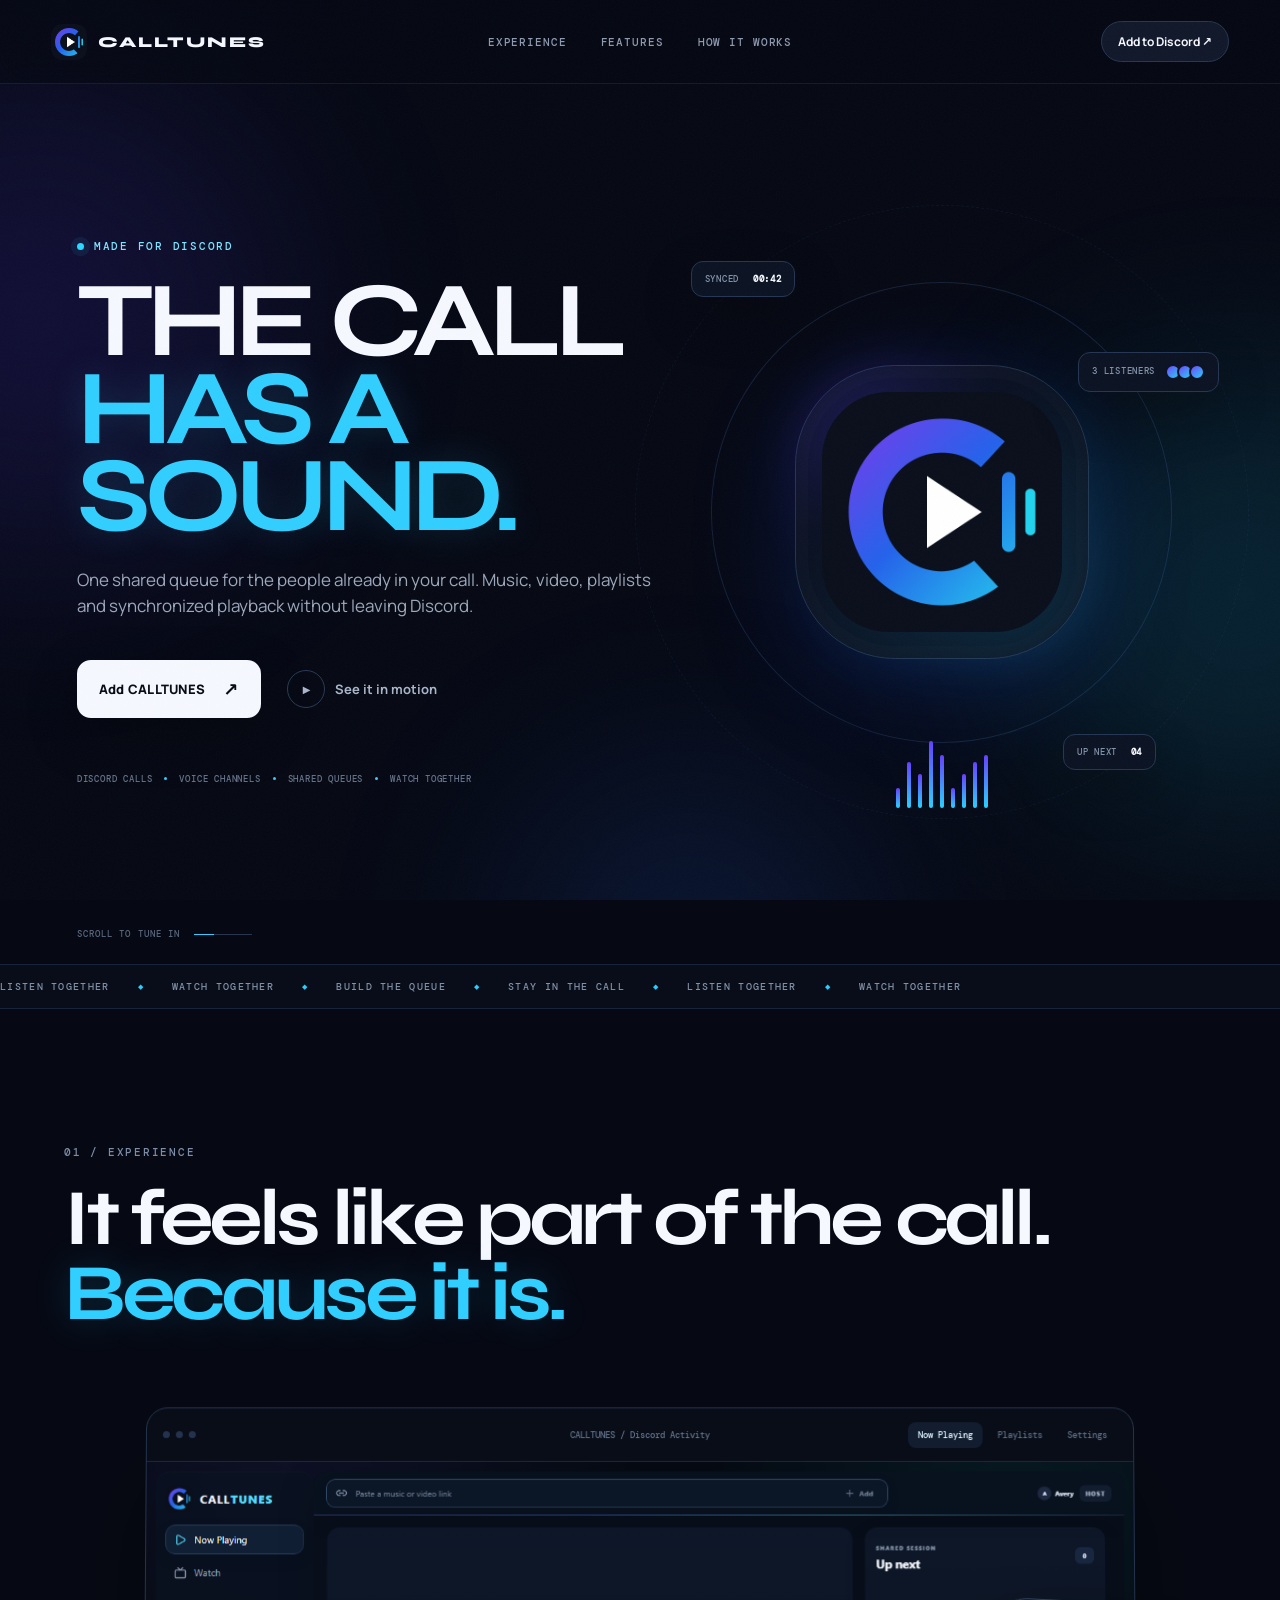
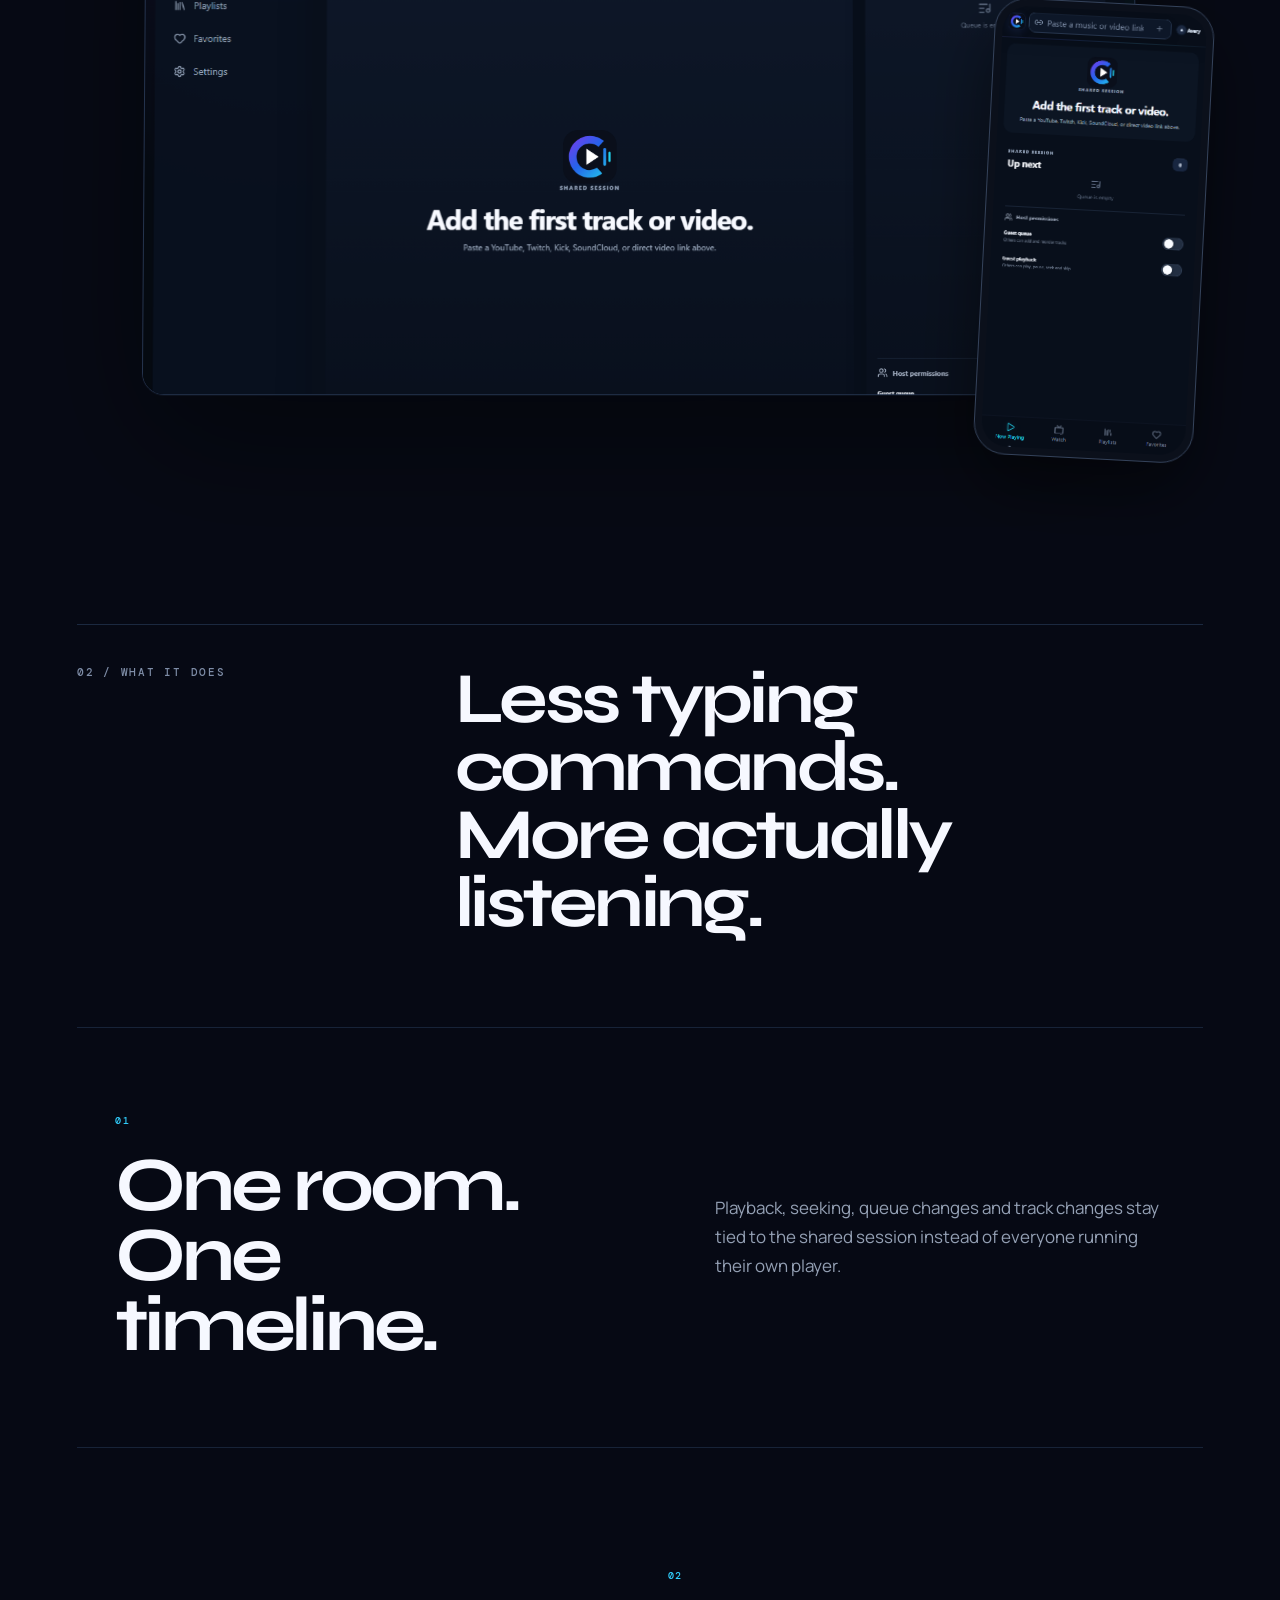
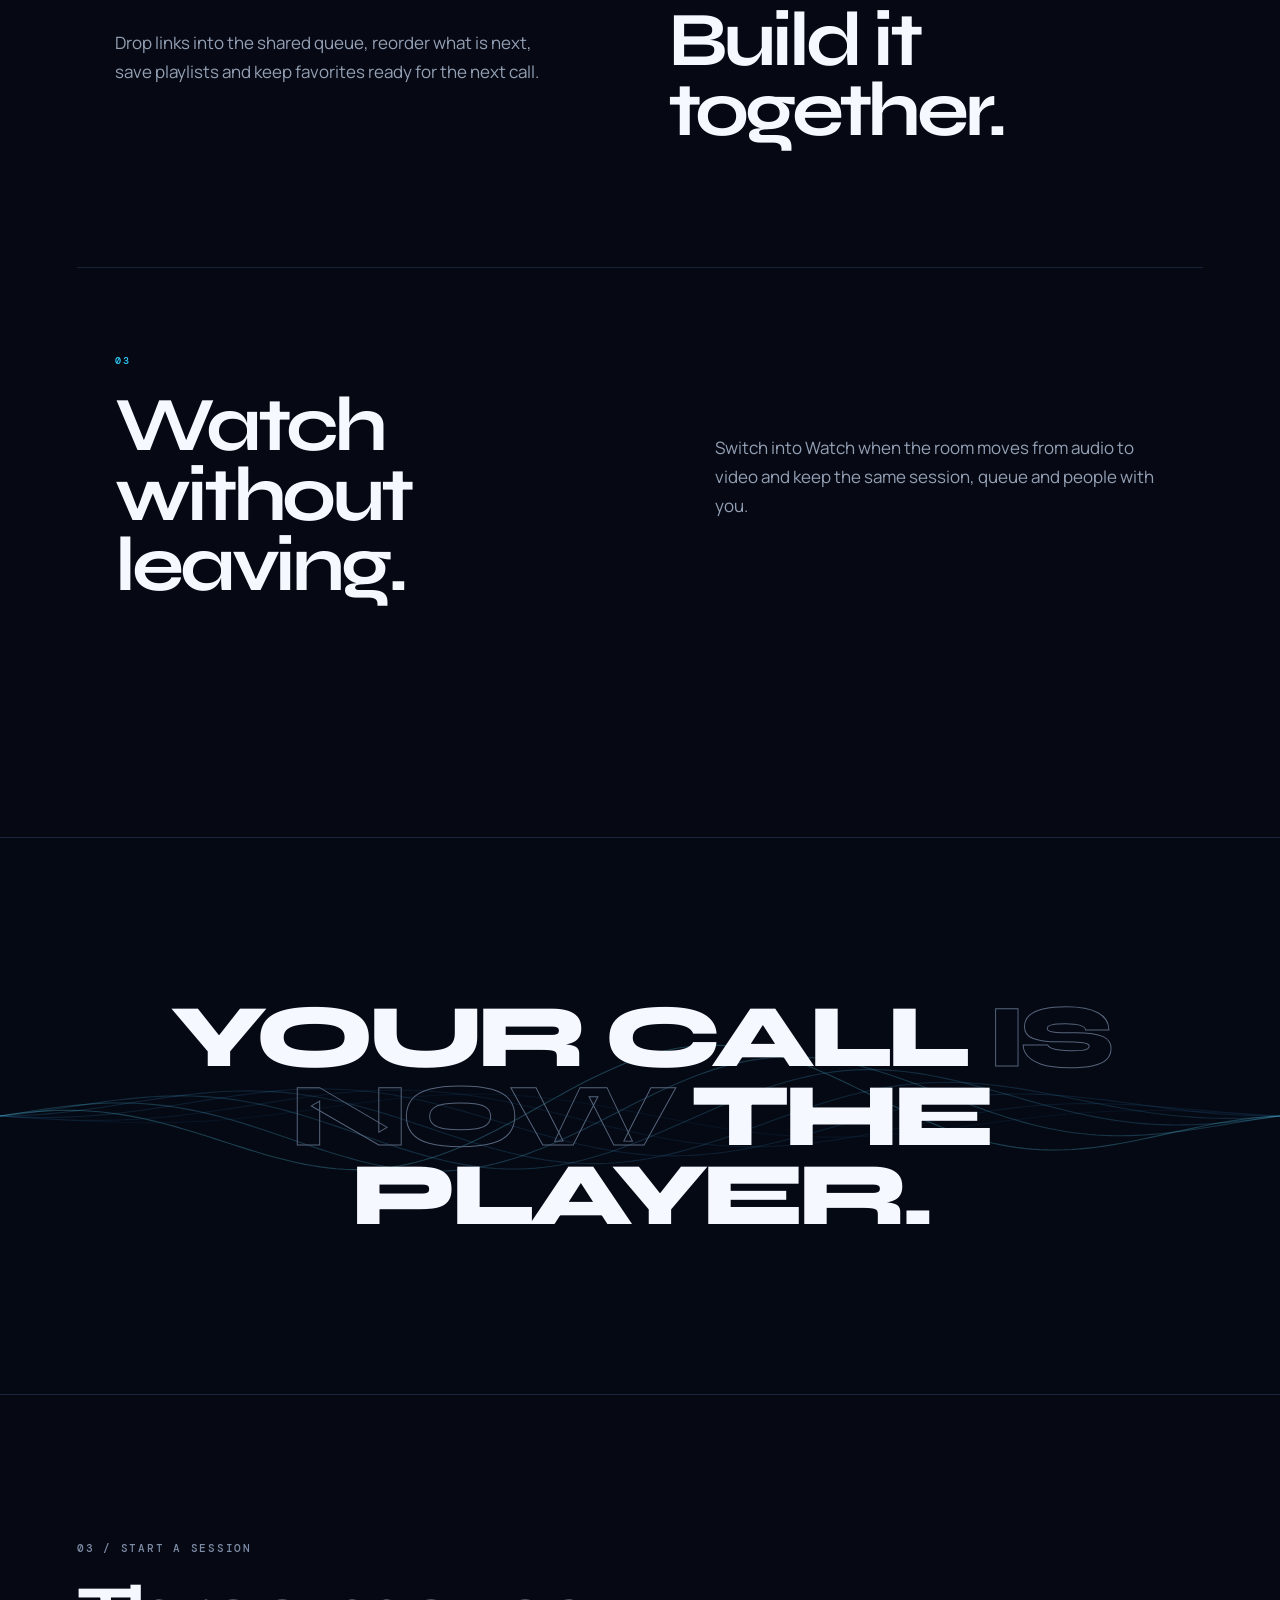
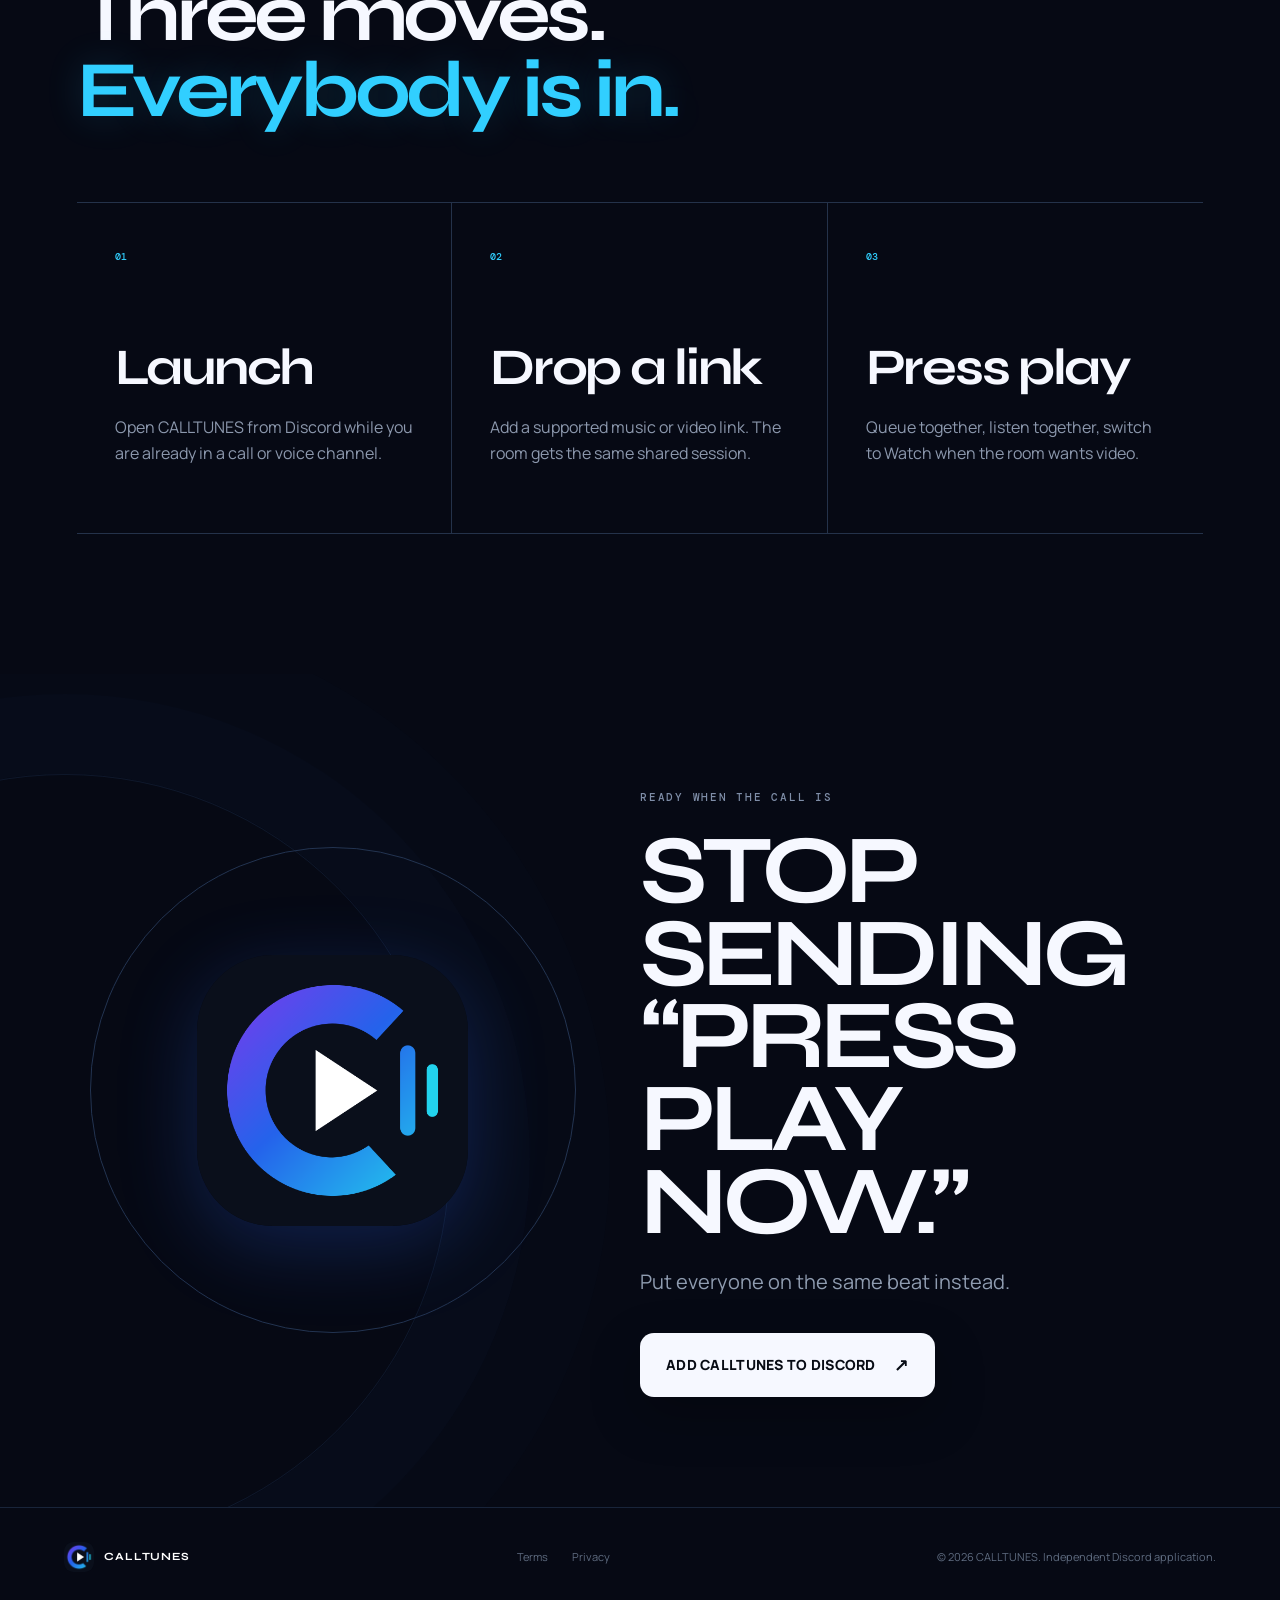
<file: calltunes/index.html>
<!doctype html>
<html lang="en">
<head>
<meta charset="utf-8">
<meta name="viewport" content="width=device-width,initial-scale=1,viewport-fit=cover">
<meta name="theme-color" content="#060914">
<title>CALLTUNES — Listen Together on Discord</title>
<meta name="description" content="CALLTUNES is a shared listening and watch experience built for Discord calls and voice channels.">
<meta property="og:type" content="website">
<meta property="og:title" content="CALLTUNES — Listen Together on Discord">
<meta property="og:description" content="One queue. One room. Everyone on the same beat.">
<meta property="og:image" content="https://wretchedcity.com/calltunes/assets/calltunes-icon.png">
<link rel="icon" href="assets/calltunes-icon.png">
<link rel="preconnect" href="https://fonts.googleapis.com">
<link rel="preconnect" href="https://fonts.gstatic.com" crossorigin>
<link href="https://fonts.googleapis.com/css2?family=DM+Mono:wght@400;500&family=Manrope:wght@400;500;600;700;800&family=Syne:wght@600;700;800&display=swap" rel="stylesheet">
<link rel="stylesheet" href="style.css">
<script>document.documentElement.classList.add('js')</script>
</head>
<body>
<div class="noise" aria-hidden="true"></div>
<div class="aurora" aria-hidden="true"><i></i><i></i><i></i></div>
<header class="site-head">
<a class="wordmark" href="#top" aria-label="CALLTUNES home"><img src="assets/calltunes-icon.png" alt=""><span>CALLTUNES</span></a>
<nav><a href="#experience">Experience</a><a href="#features">Features</a><a href="#how">How it works</a></nav>
<a class="head-cta" href="https://discord.com/oauth2/authorize?client_id=1544468241643081819" target="_blank" rel="noreferrer">Add to Discord <span>↗</span></a>
</header>
<main id="top"><section class="hero" aria-labelledby="hero-title">
<div class="hero-copy reveal">
<div class="eyebrow"><span class="live-dot"></span> MADE FOR DISCORD</div>
<h1 id="hero-title">THE CALL<br><em>HAS A SOUND.</em></h1>
<p>One shared queue for the people already in your call. Music, video, playlists and synchronized playback without leaving Discord.</p>
<div class="hero-actions">
<a class="btn-primary" href="https://discord.com/oauth2/authorize?client_id=1544468241643081819" target="_blank" rel="noreferrer">Add CALLTUNES <span>↗</span></a>
<a class="btn-quiet" href="#experience"><span class="play-ring">▶</span> See it in motion</a>
</div>
<div class="hero-proof"><span>DISCORD CALLS</span><b></b><span>VOICE CHANNELS</span><b></b><span>SHARED QUEUES</span><b></b><span>WATCH TOGETHER</span></div>
</div>
<div class="hero-stage" aria-hidden="true">
<div class="orbit orbit-a"></div><div class="orbit orbit-b"></div>
<div class="pulse-disc"><img src="assets/calltunes-icon.png" alt=""></div>
<div class="equalizer"><i></i><i></i><i></i><i></i><i></i><i></i><i></i><i></i><i></i></div>
<div class="float-note note-a">SYNCED <strong>00:42</strong></div>
<div class="float-note note-b">3 LISTENERS <span class="avatars"><i></i><i></i><i></i></span></div>
<div class="float-note note-c">UP NEXT <strong>04</strong></div>
</div>
<div class="scroll-cue"><span>SCROLL TO TUNE IN</span><i></i></div>
</section>
<section class="marquee" aria-hidden="true"><div><span>LISTEN TOGETHER</span><i>◆</i><span>WATCH TOGETHER</span><i>◆</i><span>BUILD THE QUEUE</span><i>◆</i><span>STAY IN THE CALL</span><i>◆</i><span>LISTEN TOGETHER</span><i>◆</i><span>WATCH TOGETHER</span></div></section>
<section class="experience" id="experience">
<div class="section-intro reveal"><span class="section-no">01 / EXPERIENCE</span><h2>It feels like part of the call.<br><em>Because it is.</em></h2></div><div class="product-theatre reveal">
<div class="theatre-glow"></div>
<div class="browser-shell" data-demo>
<div class="browser-top"><div class="traffic"><i></i><i></i><i></i></div><span>CALLTUNES / Discord Activity</span><div class="demo-tabs"><button class="active" data-shot="now-playing.png">Now Playing</button><button data-shot="playlists.png">Playlists</button><button data-shot="settings.png">Settings</button></div></div>
<div class="shot-wrap"><img class="demo-shot" src="assets/now-playing.png" alt="CALLTUNES Now Playing interface"></div>
</div>
<div class="device-shell"><img src="assets/mobile.png" alt="CALLTUNES mobile interface"></div>
</div>
</section>
<section class="feature-run" id="features">
<div class="feature-line reveal"><span class="section-no">02 / WHAT IT DOES</span><p>Less typing commands.<br>More actually listening.</p></div>
<div class="feature-split reveal"><div><span class="mono">01</span><h3>One room.<br>One timeline.</h3></div><p>Playback, seeking, queue changes and track changes stay tied to the shared session instead of everyone running their own player.</p></div>
<div class="feature-split reverse reveal"><div><span class="mono">02</span><h3>Build it<br>together.</h3></div><p>Drop links into the shared queue, reorder what is next, save playlists and keep favorites ready for the next call.</p></div>
<div class="feature-split reveal"><div><span class="mono">03</span><h3>Watch without<br>leaving.</h3></div><p>Switch into Watch when the room moves from audio to video and keep the same session, queue and people with you.</p></div>
</section>
<section class="signal-section" aria-hidden="true"><div class="signal-copy">YOUR CALL <span>IS NOW</span> THE PLAYER.</div><canvas id="wave"></canvas></section><section class="how" id="how">
<div class="section-intro reveal"><span class="section-no">03 / START A SESSION</span><h2>Three moves.<br><em>Everybody is in.</em></h2></div>
<div class="steps">
<article class="step reveal"><span>01</span><h3>Launch</h3><p>Open CALLTUNES from Discord while you are already in a call or voice channel.</p></article>
<article class="step reveal"><span>02</span><h3>Drop a link</h3><p>Add a supported music or video link. The room gets the same shared session.</p></article>
<article class="step reveal"><span>03</span><h3>Press play</h3><p>Queue together, listen together, switch to Watch when the room wants video.</p></article>
</div>
</section>
<section class="finale">
<div class="finale-orb" aria-hidden="true"><img src="assets/calltunes-icon.png" alt=""></div>
<div class="finale-copy reveal"><span class="section-no">READY WHEN THE CALL IS</span><h2>STOP SENDING<br>“PRESS PLAY NOW.”</h2><p>Put everyone on the same beat instead.</p><a class="btn-primary giant" href="https://discord.com/oauth2/authorize?client_id=1544468241643081819" target="_blank" rel="noreferrer">ADD CALLTUNES TO DISCORD <span>↗</span></a></div>
</section>
</main>
<footer><div class="footer-brand"><img src="assets/calltunes-icon.png" alt=""><strong>CALLTUNES</strong></div><div class="footer-links"><a href="/terms.html">Terms</a><a href="/privacy.html">Privacy</a></div><p>© 2026 CALLTUNES. Independent Discord application.</p></footer>
<script src="app.js"></script>
</body>
</html>
</file>
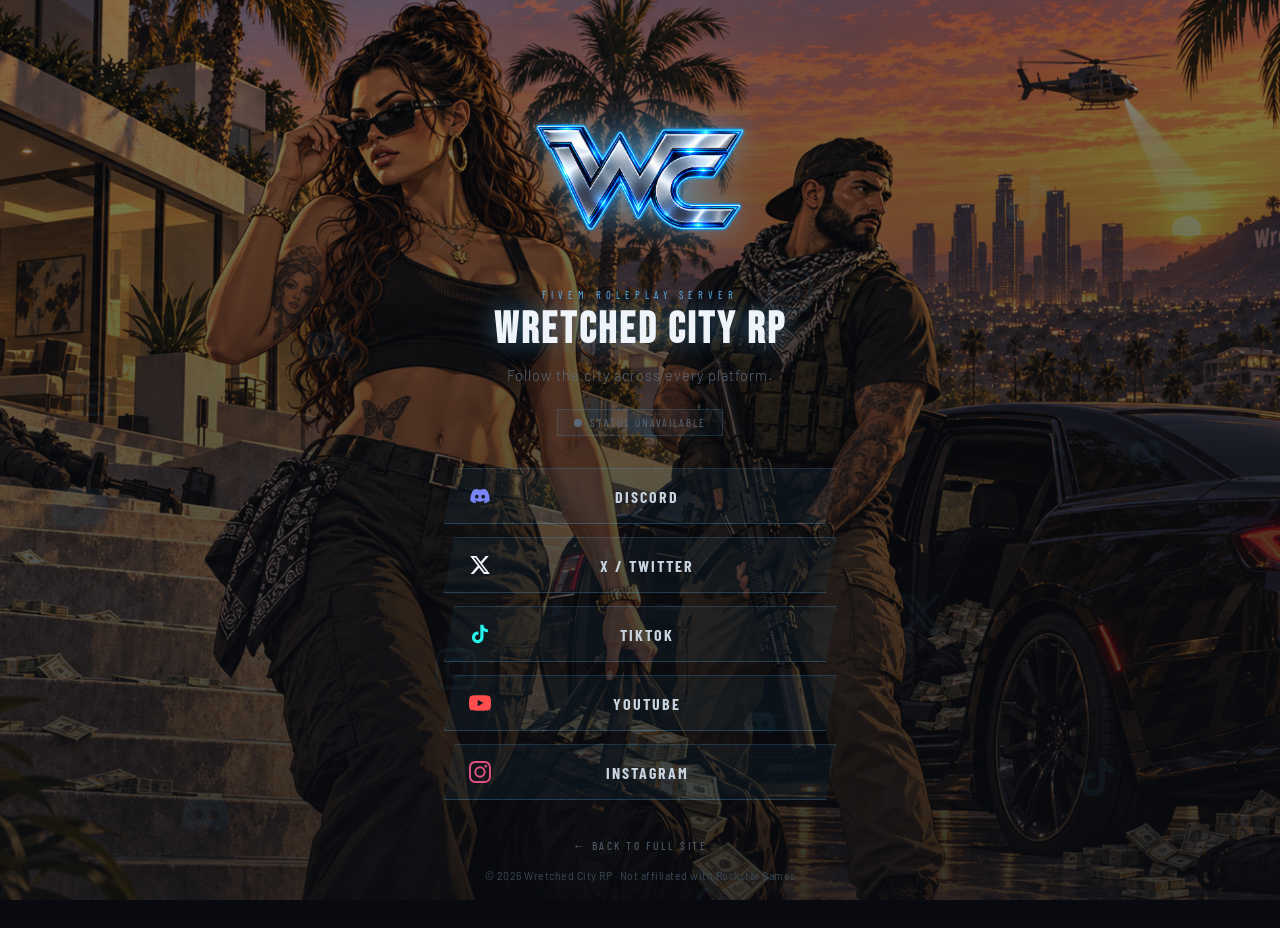
<file: links.html>
<!DOCTYPE html>

<html lang="en" style="background:#080a0f;">
<head>
<meta charset="UTF-8"/>
<meta name="viewport" content="width=device-width, initial-scale=1.0, viewport-fit=cover"/>
<meta name="theme-color" content="#080a0f"/>
<meta name="description" content="Follow Wretched City RP across Discord, X, TikTok, YouTube, and Instagram."/>
<link rel="canonical" href="https://wretchedcity.com/links.html"/>
<link rel="icon" type="image/png" href="favicon.png"/>
<link rel="apple-touch-icon" href="favicon.png"/>

<meta property="og:type" content="website"/>
<meta property="og:site_name" content="Wretched City RP"/>
<meta property="og:title" content="Wretched City RP — Socials"/>
<meta property="og:description" content="Follow the city across every platform."/>
<meta property="og:image" content="https://wretchedcity.com/og-image.png"/>
<meta property="og:url" content="https://wretchedcity.com/links.html"/>
<meta name="twitter:card" content="summary_large_image"/>
<meta name="twitter:title" content="Wretched City RP — Socials"/>
<meta name="twitter:description" content="Follow the city across every platform."/>
<meta name="twitter:image" content="https://wretchedcity.com/og-image.png"/>
<title>Wretched City RP — Socials</title>
<link rel="preconnect" href="https://fonts.googleapis.com"/>
<link rel="preconnect" href="https://fonts.gstatic.com" crossorigin/>
<link href="https://fonts.googleapis.com/css2?family=Bebas+Neue&family=Barlow+Condensed:wght@300;400;600;700&family=Barlow:wght@300;400;500&display=swap" rel="stylesheet"/>
<style>
*, *::before, *::after { margin:0; padding:0; box-sizing:border-box; -webkit-tap-highlight-color:transparent; -webkit-text-size-adjust:none; }
:root { color-scheme:light; forced-color-adjust:none; }
html { background:#080a0f; -webkit-font-smoothing:antialiased; overflow-x:hidden; }
body { background:#080a0f; background-color:#080a0f; color:#c8d4e0; font-family:'Barlow',Arial,sans-serif; overflow-x:hidden; min-height:100vh; min-height:100dvh; display:flex; align-items:flex-start; justify-content:center; }
h1,h2,h3,h4,h5,h6 { color:#eef4fa; font-family:'Bebas Neue','Arial Narrow',Arial,sans-serif; }
a { color:inherit; text-decoration:none; }
a:link,a:visited,a:hover,a:active { color:inherit; }
p { color:inherit; }


.page-bg { position:fixed; inset:0; z-index:0; background:linear-gradient(180deg,rgba(8,10,15,0.48),rgba(8,10,15,0.82)),url('assets/wretched-city-background.png') center center / cover no-repeat; }
.page-bg::after { content:''; position:absolute; inset:0; background-image:url("data:image/svg+xml,%3Csvg xmlns='http://www.w3.org/2000/svg' width='300' height='300'%3E%3Cfilter id='n'%3E%3CfeTurbulence type='fractalNoise' baseFrequency='0.75' numOctaves='4' stitchTiles='stitch'/%3E%3C/filter%3E%3Crect width='300' height='300' filter='url(%23n)' opacity='0.03'/%3E%3C/svg%3E"); opacity:0.5; pointer-events:none; }
.scan { position:absolute; inset:0; background:repeating-linear-gradient(0deg,transparent,transparent 3px,rgba(0,0,0,0.025) 3px,rgba(0,0,0,0.025) 4px); pointer-events:none; }


.bg-icons { position:fixed; inset:0; z-index:1; pointer-events:none; overflow:hidden; }
.bgi { position:absolute; fill:#5bb8f5; opacity:0.05; animation:drift 14s ease-in-out infinite alternate; }
@keyframes drift { from { transform:translateY(0) rotate(-6deg); } to { transform:translateY(-26px) rotate(6deg); } }


.bio-wrap { position:relative; z-index:3; width:100%; max-width:440px; padding:60px 24px 46px; text-align:center; }


.emblem { position:relative; width:212px; height:212px; margin:2px auto 14px; display:flex; align-items:center; justify-content:center; opacity:0; animation:fadeUp 0.6s 0.05s ease forwards; }
.emblem::before { content:''; position:absolute; width:74%; height:74%; border-radius:50%; background:radial-gradient(circle, rgba(91,184,245,0.42) 0%, rgba(91,184,245,0.12) 46%, transparent 72%); filter:blur(16px); animation:glowPulse 3.6s ease-in-out infinite; }
.emblem-img { position:relative; width:100%; height:auto; filter:drop-shadow(0 0 16px rgba(91,184,245,0.5)); }
@keyframes glowPulse { 0%,100% { opacity:0.55; transform:scale(0.94); } 50% { opacity:1; transform:scale(1.08); } }


.bio-eyebrow { font-family:'Barlow Condensed','Arial Narrow',Arial,sans-serif; font-size:0.66rem; letter-spacing:5px; text-transform:uppercase; color:#5bb8f5; display:block; margin-bottom:8px; opacity:0; animation:fadeUp 0.6s 0.12s ease forwards; }
.bio-name { font-family:'Bebas Neue','Arial Narrow',Arial,sans-serif; font-size:2.7rem; letter-spacing:3px; line-height:1; color:#eef4fa; text-shadow:0 0 24px rgba(91,184,245,0.45); opacity:0; animation:fadeUp 0.6s 0.18s ease forwards; }
.bio-tag { font-family:'Barlow',Arial,sans-serif; font-size:0.9rem; color:#5a6a7a; letter-spacing:1px; font-weight:300; line-height:1.6; margin:12px auto 0; max-width:320px; opacity:0; animation:fadeUp 0.6s 0.24s ease forwards; }
.bio-status { display:inline-flex; align-items:center; gap:8px; margin:22px auto 0; padding:6px 16px; border:1px solid rgba(91,184,245,0.18); background:rgba(91,184,245,0.04); font-family:'Barlow Condensed','Arial Narrow',Arial,sans-serif; font-size:0.7rem; letter-spacing:2px; text-transform:uppercase; color:#5a6a7a; opacity:0; animation:fadeUp 0.6s 0.3s ease forwards; }
.bio-status .dot { width:8px; height:8px; border-radius:50%; background:#3a4a5a; flex-shrink:0; }


.s-links { margin-top:32px; display:flex; flex-direction:column; gap:13px; }
.s-btn { display:flex; align-items:center; gap:14px; width:100%; padding:16px 22px; border:1px solid rgba(91,184,245,0.25); background:rgba(91,184,245,0.05); color:#eef4fa; font-family:'Barlow Condensed','Arial Narrow',Arial,sans-serif; font-size:1rem; font-weight:700; letter-spacing:2px; text-transform:uppercase; clip-path:polygon(10px 0%,100% 0%,calc(100% - 10px) 100%,0% 100%); transition:background 0.25s, transform 0.2s, border-color 0.25s, color 0.2s; opacity:0; animation:fadeUp 0.5s ease forwards; }
.s-btn .ic { width:26px; flex-shrink:0; display:flex; align-items:center; justify-content:center; }
.s-btn .ic svg { width:22px; height:22px; display:block; transition:fill 0.2s; }
.s-btn .lbl { flex:1; text-align:center; padding-right:26px; }
.s-btn:hover { transform:translateY(-2px); color:#ffffff; }
.s-btn:hover .lbl { color:#ffffff; }
.s-btn:hover .ic svg { fill:#ffffff; }
.s-btn:nth-child(1){ animation-delay:0.34s; } .s-btn:nth-child(2){ animation-delay:0.40s; } .s-btn:nth-child(3){ animation-delay:0.46s; } .s-btn:nth-child(4){ animation-delay:0.52s; } .s-btn:nth-child(5){ animation-delay:0.58s; }

.s-btn.dc .ic svg { fill:#7984f5; } .s-btn.x .ic svg { fill:#eef4fa; } .s-btn.tt .ic svg { fill:#25f4ee; } .s-btn.yt .ic svg { fill:#ff4d4d; } .s-btn.ig .ic svg { fill:#e25082; }

.s-btn.dc:hover { background:#5865F2; border-color:#5865F2; }
.s-btn.x:hover { background:rgba(255,255,255,0.14); border-color:#ffffff; }
.s-btn.tt:hover { background:rgba(254,44,85,0.18); border-color:#fe2c55; }
.s-btn.yt:hover { background:rgba(255,0,0,0.18); border-color:#ff0000; }
.s-btn.ig:hover { background:linear-gradient(48deg,#feda75 0%,#d62976 55%,#962fbf 100%); border-color:#d62976; }


.bio-foot { margin-top:34px; opacity:0; animation:fadeUp 0.6s 0.66s ease forwards; }
.bio-foot a { font-family:'Barlow Condensed','Arial Narrow',Arial,sans-serif; font-size:0.72rem; letter-spacing:2.5px; text-transform:uppercase; color:#5a6a7a; transition:color 0.2s; }
.bio-foot a:hover { color:#5bb8f5; }
.bio-copy { font-size:0.66rem; color:#3a4a5a; margin-top:16px; letter-spacing:0.5px; }

@keyframes fadeUp { from{opacity:0;transform:translateY(18px)} to{opacity:1;transform:translateY(0)} }

@media (max-width:768px) {
.bio-wrap { padding:46px 22px 38px; }
.bio-name { font-size:2.4rem; }
.emblem { width:176px; height:176px; }
}

@media (prefers-reduced-motion: reduce) {
.emblem::before,.bgi { animation:none; }
}


</style>
</head>
<body>

<div class="page-bg"><div class="scan"></div></div>

<svg width="0" height="0" style="position:absolute" aria-hidden="true"><defs>
<symbol id="ic-x" viewBox="0 0 24 24"><path d="M18.244 2.25h3.308l-7.227 8.26 8.502 11.24H16.17l-5.214-6.817L4.99 21.75H1.68l7.73-8.835L1.254 2.25H8.08l4.713 6.231 5.45-6.231zm-1.161 17.52h1.833L7.084 4.126H5.117l11.966 15.644z"/></symbol>
<symbol id="ic-tt" viewBox="0 0 24 24"><path d="M19.59 6.69a4.83 4.83 0 0 1-3.77-4.25V2h-3.45v13.67a2.89 2.89 0 0 1-5.2 1.74 2.89 2.89 0 0 1 2.31-4.64c.3 0 .59.04.86.13V9.4a6.33 6.33 0 0 0-1-.05A6.34 6.34 0 0 0 5 20.1a6.34 6.34 0 0 0 10.86-4.43V8.69a8.16 8.16 0 0 0 4.77 1.52v-3.4a4.85 4.85 0 0 1-1.04-.12z"/></symbol>
<symbol id="ic-yt" viewBox="0 0 24 24"><path d="M23.498 6.186a3.016 3.016 0 0 0-2.122-2.136C19.505 3.545 12 3.545 12 3.545s-7.505 0-9.377.505A3.017 3.017 0 0 0 .502 6.186C0 8.07 0 12 0 12s0 3.93.502 5.814a3.016 3.016 0 0 0 2.122 2.136c1.871.505 9.376.505 9.376.505s7.505 0 9.377-.505a3.015 3.015 0 0 0 2.122-2.136C24 15.93 24 12 24 12s0-3.93-.502-5.814zM9.545 15.568V8.432L15.818 12l-6.273 3.568z"/></symbol>
<symbol id="ic-ig" viewBox="0 0 24 24"><path d="M12 2.163c3.204 0 3.584.012 4.85.07 3.252.148 4.771 1.691 4.919 4.919.058 1.265.069 1.645.069 4.849 0 3.205-.012 3.584-.069 4.849-.149 3.225-1.664 4.771-4.919 4.919-1.266.058-1.644.07-4.85.07-3.204 0-3.584-.012-4.849-.07-3.26-.149-4.771-1.699-4.919-4.92-.058-1.265-.07-1.644-.07-4.849 0-3.204.013-3.583.07-4.849.149-3.227 1.664-4.771 4.919-4.919 1.266-.057 1.645-.069 4.849-.069zm0-2.163C8.74 0 8.333.015 7.053.072 2.695.272.273 2.69.073 7.052.014 8.333 0 8.741 0 12c0 3.259.014 3.668.072 4.948.2 4.358 2.618 6.78 6.98 6.98C8.333 23.986 8.74 24 12 24c3.259 0 3.668-.014 4.948-.072 4.354-.2 6.782-2.618 6.979-6.98.059-1.28.073-1.689.073-4.948 0-3.259-.014-3.667-.072-4.947-.196-4.354-2.617-6.78-6.979-6.98C15.668.014 15.259 0 12 0zm0 5.838a6.162 6.162 0 1 0 0 12.324 6.162 6.162 0 0 0 0-12.324zM12 16a4 4 0 1 1 0-8 4 4 0 0 1 0 8zm6.406-11.845a1.44 1.44 0 1 0 0 2.881 1.44 1.44 0 0 0 0-2.881z"/></symbol>
<symbol id="ic-dc" viewBox="0 0 24 24"><path d="M19.27 5.33C17.94 4.71 16.5 4.26 15 4a.09.09 0 0 0-.07.03c-.18.33-.39.76-.53 1.09a16.09 16.09 0 0 0-4.8 0c-.14-.34-.35-.76-.54-1.09-.01-.02-.04-.03-.07-.03-1.5.26-2.93.71-4.27 1.33-.01 0-.02.01-.03.02-2.72 4.07-3.47 8.03-3.1 11.95 0 .02.01.04.03.05 1.8 1.32 3.53 2.12 5.24 2.65.03.01.06 0 .07-.02.4-.55.76-1.13 1.07-1.74.02-.04 0-.08-.04-.09-.57-.22-1.11-.48-1.64-.78-.04-.02-.04-.08-.01-.11.11-.08.22-.17.33-.25.02-.02.05-.02.07-.01 3.44 1.57 7.15 1.57 10.55 0 .02-.01.05-.01.07.01.11.09.22.17.33.26.04.03.04.09-.01.11-.52.31-1.07.56-1.64.78-.04.01-.05.06-.04.09.32.61.68 1.19 1.07 1.74.03.02.06.03.09.02 1.72-.53 3.45-1.33 5.25-2.65.02-.01.03-.03.03-.05.44-4.53-.73-8.46-3.1-11.95-.01-.01-.02-.02-.04-.02zM8.52 14.91c-1.03 0-1.89-.95-1.89-2.12s.84-2.12 1.89-2.12c1.06 0 1.9.96 1.89 2.12 0 1.17-.84 2.12-1.89 2.12zm6.97 0c-1.03 0-1.89-.95-1.89-2.12s.84-2.12 1.89-2.12c1.06 0 1.9.96 1.89 2.12 0 1.17-.83 2.12-1.89 2.12z"/></symbol>
</defs></svg>

<div class="bg-icons" aria-hidden="true">
  <svg class="bgi" style="top:6%;left:8%;width:48px;animation-delay:0s"><use href="#ic-x"/></svg>
  <svg class="bgi" style="top:14%;left:78%;width:62px;animation-delay:2.4s"><use href="#ic-tt"/></svg>
  <svg class="bgi" style="top:30%;left:24%;width:38px;animation-delay:1.2s"><use href="#ic-yt"/></svg>
  <svg class="bgi" style="top:24%;left:60%;width:44px;animation-delay:3.6s"><use href="#ic-ig"/></svg>
  <svg class="bgi" style="top:42%;left:88%;width:40px;animation-delay:0.8s"><use href="#ic-dc"/></svg>
  <svg class="bgi" style="top:48%;left:4%;width:56px;animation-delay:4.2s"><use href="#ic-yt"/></svg>
  <svg class="bgi" style="top:60%;left:70%;width:50px;animation-delay:1.8s"><use href="#ic-x"/></svg>
  <svg class="bgi" style="top:66%;left:34%;width:42px;animation-delay:3s"><use href="#ic-ig"/></svg>
  <svg class="bgi" style="top:78%;left:84%;width:46px;animation-delay:2s"><use href="#ic-tt"/></svg>
  <svg class="bgi" style="top:82%;left:14%;width:54px;animation-delay:0.4s"><use href="#ic-dc"/></svg>
  <svg class="bgi" style="top:90%;left:54%;width:38px;animation-delay:4.6s"><use href="#ic-x"/></svg>
  <svg class="bgi" style="top:8%;left:44%;width:34px;animation-delay:5.2s"><use href="#ic-yt"/></svg>
  <svg class="bgi" style="top:54%;left:46%;width:30px;animation-delay:2.8s"><use href="#ic-tt"/></svg>
  <svg class="bgi" style="top:36%;left:6%;width:34px;animation-delay:1.5s"><use href="#ic-ig"/></svg>
  <svg class="bgi" style="top:72%;left:58%;width:36px;animation-delay:3.9s"><use href="#ic-dc"/></svg>
  <svg class="bgi" style="top:18%;left:34%;width:30px;animation-delay:4.9s"><use href="#ic-x"/></svg>
</div>

<div class="bio-wrap">

  <div class="emblem">
    <img class="emblem-img" src="assets/wc-logo-metallic.png" alt="Wretched City RP" width="1254" height="1254"/>
  </div>

  <span class="bio-eyebrow">FiveM Roleplay Server</span>
  <h1 class="bio-name">Wretched City RP</h1>
  <p class="bio-tag">Follow the city across every platform.</p>

  <div class="bio-status">
    <span class="dot" id="bio-dot"></span>
    <span id="bio-status-text">Checking server…</span>
  </div>

  <div class="s-links">
    <a href="https://discord.gg/RBVgmQNKCt" target="_blank" class="s-btn dc" rel="noopener noreferrer"><span class="ic"><svg><use href="#ic-dc"/></svg></span><span class="lbl">Discord</span></a>
    <a href="https://x.com/WretchedCityRP" target="_blank" class="s-btn x" rel="noopener noreferrer"><span class="ic"><svg><use href="#ic-x"/></svg></span><span class="lbl">X / Twitter</span></a>
    <a href="https://www.tiktok.com/@wretchedcityrp" target="_blank" class="s-btn tt" rel="noopener noreferrer"><span class="ic"><svg><use href="#ic-tt"/></svg></span><span class="lbl">TikTok</span></a>
    <a href="https://www.youtube.com/@WretchedCityRP" target="_blank" class="s-btn yt" rel="noopener noreferrer"><span class="ic"><svg><use href="#ic-yt"/></svg></span><span class="lbl">YouTube</span></a>
    <a href="https://www.instagram.com/wretchedcityrp2026/" target="_blank" class="s-btn ig" rel="noopener noreferrer"><span class="ic"><svg><use href="#ic-ig"/></svg></span><span class="lbl">Instagram</span></a>
  </div>

  <div class="bio-foot">
    <a href="index.html">← Back to full site</a>
    <div class="bio-copy">© 2026 Wretched City RP · Not affiliated with Rockstar Games</div>
  </div>

</div>

<script>
const CFX_ID = 'krdye6';
const SOURCES = [
  { url: 'https://frontend.cfx-services.net/api/servers/single/' + CFX_ID,
    parse: d => (d && d.Data) ? { online: (d.Data.clients != null ? d.Data.clients : (d.Data.players ? d.Data.players.length : 0)), max: d.Data.sv_maxclients } : null }
];
const dot = document.getElementById('bio-dot');
const txt = document.getElementById('bio-status-text');
let fails = 0, hadData = false;
function online(o, m) {
  hadData = true;
  dot.style.cssText = 'width:8px;height:8px;border-radius:50%;background:#4ade80;box-shadow:0 0 8px #4ade80;flex-shrink:0;';
  txt.textContent = (o != null ? o : 0) + ' / ' + (m != null ? m : 64) + ' Online';
  txt.style.cssText = 'color:#4ade80;';
}
function unknown() {
  dot.style.cssText = 'width:8px;height:8px;border-radius:50%;background:#5a6a7a;flex-shrink:0;';
  if (!hadData) { txt.textContent = 'Status Unavailable'; txt.style.cssText = 'color:#5a6a7a;'; }
}
async function trySrc(s) {
  const res = await fetch(s.url, { signal: AbortSignal.timeout(7000) });
  if (!res.ok) throw new Error('http');
  const out = s.parse(await res.json());
  if (!out || out.max == null) throw new Error('shape');
  return out;
}
async function refresh() {
  try {
    const r = await Promise.any(SOURCES.map(trySrc));
    fails = 0; online(r.online, r.max);
  } catch (e) {
    fails++;
    unknown();
  }
}
refresh();
setInterval(refresh, 30000);
</script>

</body>
</html>
</file>
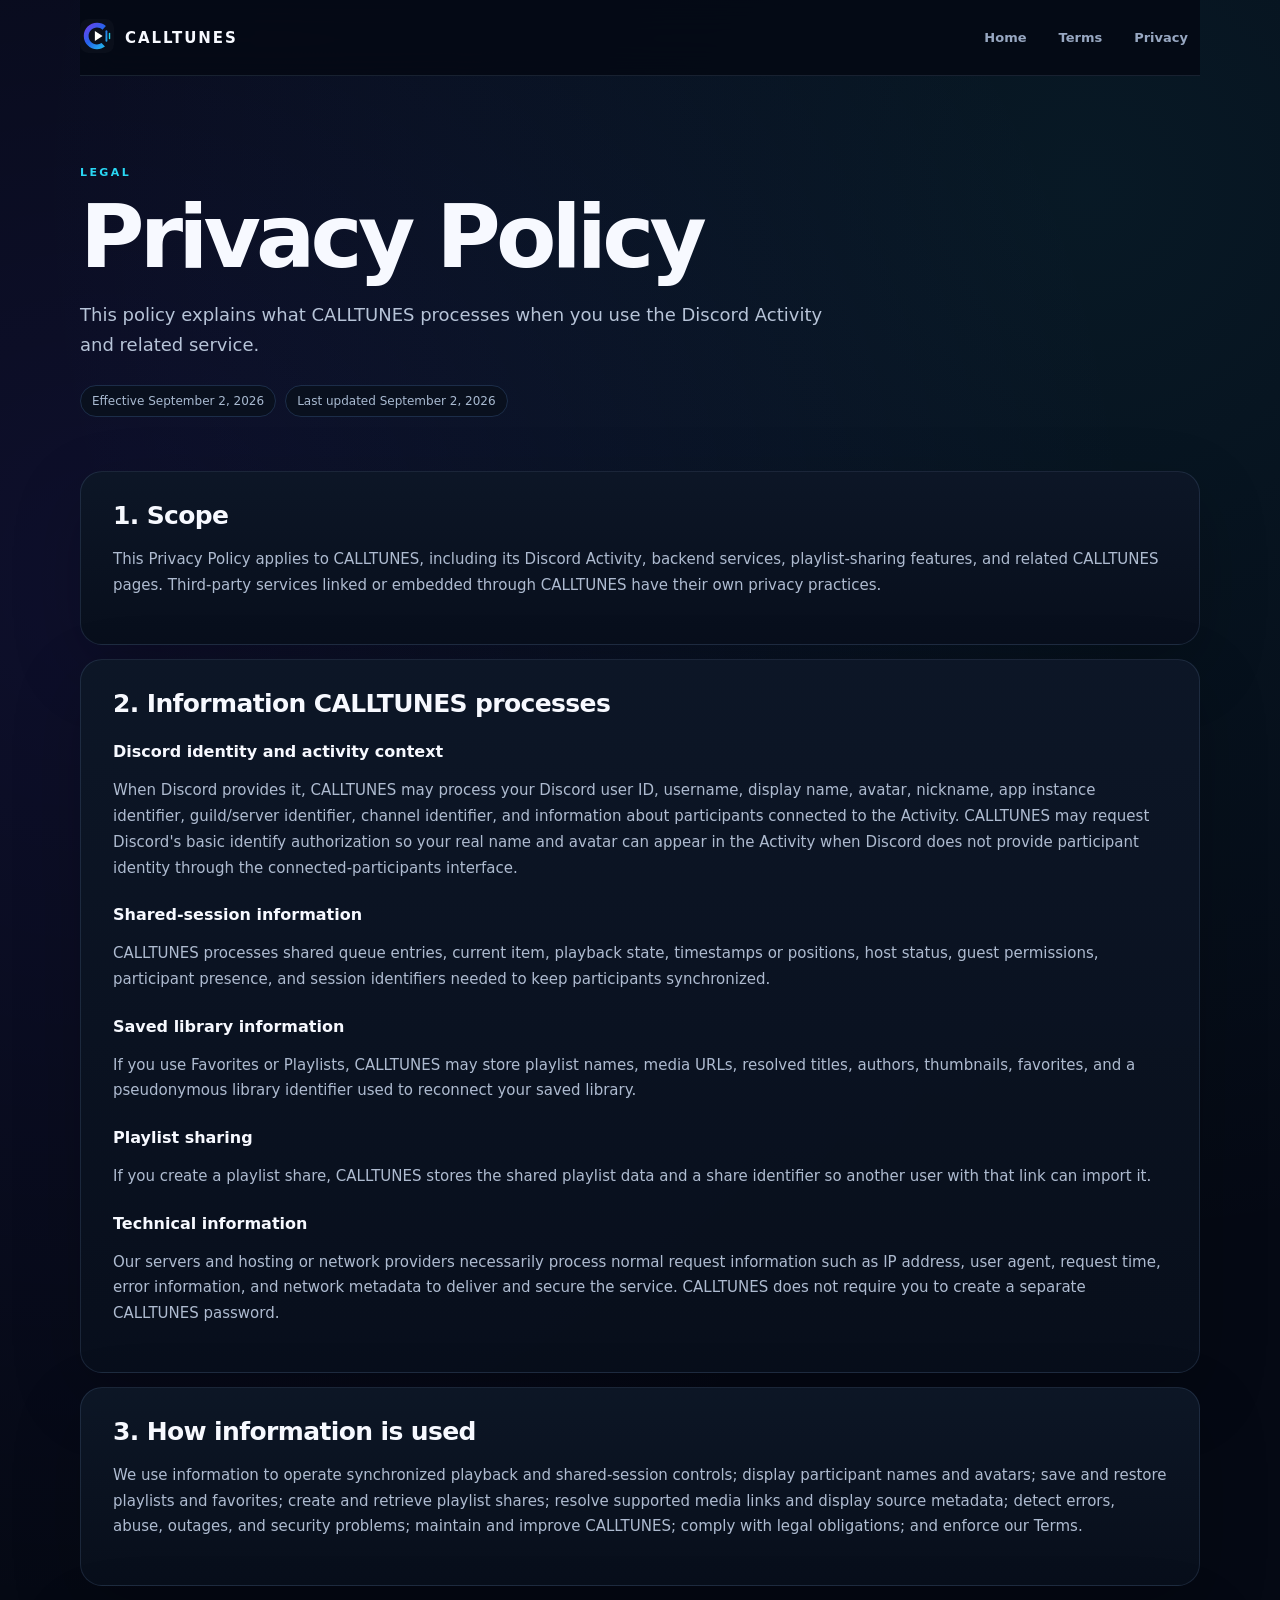
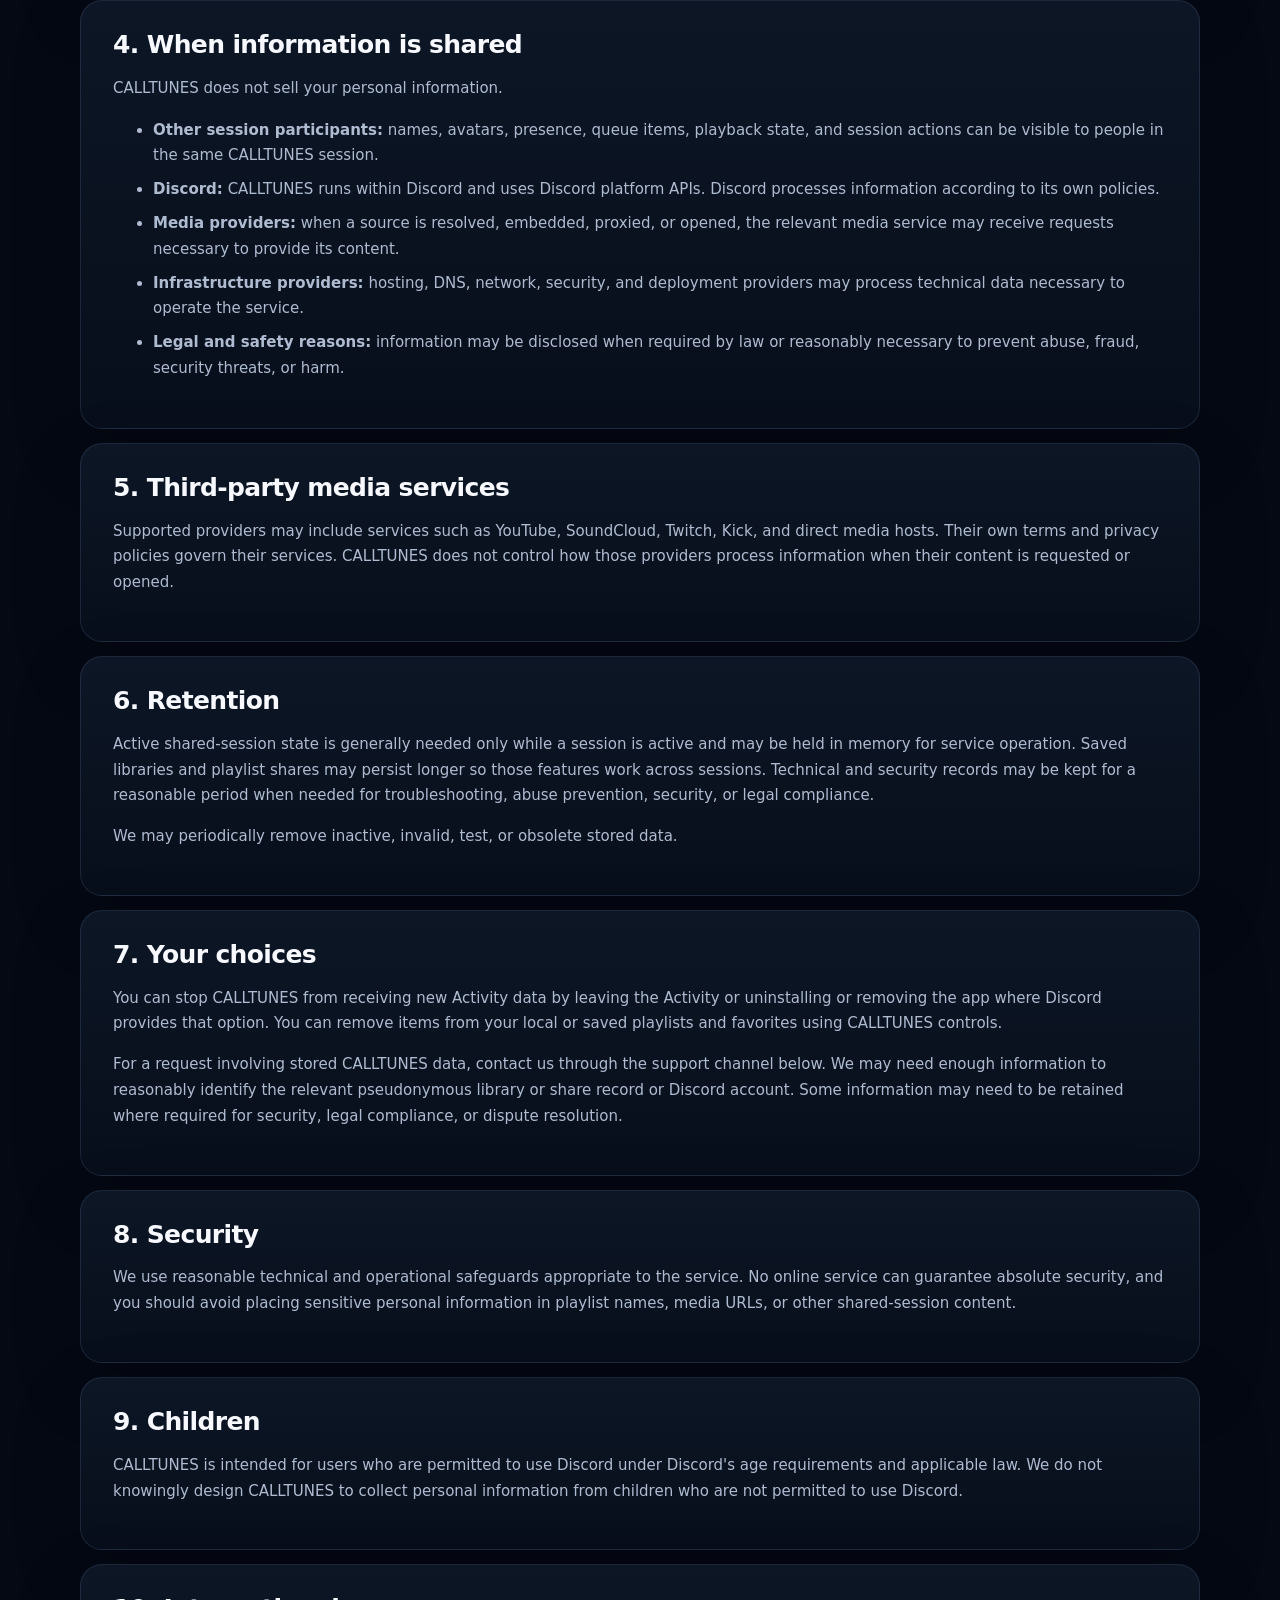
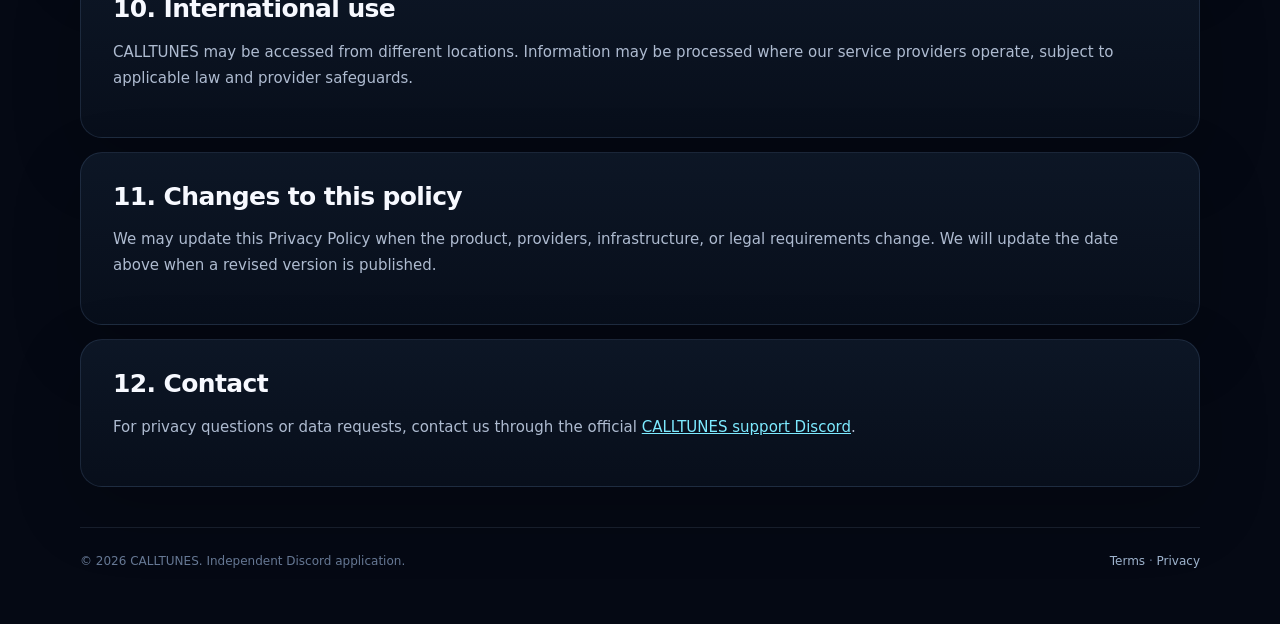
<file: privacy.html>
<!doctype html><html lang="en"><head><meta charset="utf-8"><meta name="viewport" content="width=device-width,initial-scale=1,viewport-fit=cover"><meta name="theme-color" content="#07111f"><title>CALLTUNES Privacy Policy</title><meta name="description" content="Privacy Policy for the CALLTUNES Discord Activity."><style>
:root{color-scheme:dark;--bg:#050914;--panel:#0b1322;--line:#1c2d49;--text:#f7f9ff;--muted:#98a8c2;--cyan:#29d7f4}*{box-sizing:border-box}html{background:var(--bg)}body{margin:0;background:radial-gradient(circle at 85% 5%,rgba(41,215,244,.08),transparent 28%),radial-gradient(circle at 8% 15%,rgba(94,72,255,.1),transparent 30%),var(--bg);color:var(--text);font-family:Inter,ui-sans-serif,system-ui,-apple-system,BlinkMacSystemFont,"Segoe UI",sans-serif}a{color:inherit}.shell{width:min(1120px,calc(100% - 40px));margin:0 auto;padding:0 0 56px}.topbar{height:76px;display:flex;align-items:center;justify-content:space-between;border-bottom:1px solid rgba(151,174,209,.14);position:sticky;top:0;background:rgba(5,9,20,.9);backdrop-filter:blur(18px);z-index:5}.brand{display:flex;align-items:center;gap:11px;text-decoration:none;font-weight:800;font-size:15px;letter-spacing:.13em}.brand svg{width:34px;height:34px}.nav{display:flex;gap:8px}.nav a{text-decoration:none;color:var(--muted);font-size:13px;font-weight:700;padding:9px 12px;border-radius:999px}.nav a:hover{color:#fff;background:#111d31}.hero{padding:90px 0 54px;max-width:850px}.eyebrow{color:var(--cyan);font-size:11px;font-weight:800;letter-spacing:.22em;text-transform:uppercase;margin-bottom:18px}.hero h1{font-size:clamp(44px,7vw,88px);line-height:.92;margin:0 0 22px;letter-spacing:-.055em}.hero p{font-size:18px;line-height:1.65;color:#b7c4d8;max-width:760px;margin:0}.meta{display:flex;gap:9px;flex-wrap:wrap;margin-top:26px}.pill{border:1px solid var(--line);background:#09101e;color:#a9bad1;border-radius:999px;padding:8px 11px;font-size:12px}.card{padding:30px 32px;border:1px solid rgba(113,143,190,.18);background:linear-gradient(180deg,rgba(13,23,39,.96),rgba(8,15,28,.96));border-radius:22px;margin-bottom:14px;box-shadow:0 24px 70px rgba(0,0,0,.2)}.card h2{font-size:25px;line-height:1.15;margin:0 0 16px;letter-spacing:-.025em}.card h3{font-size:16px;line-height:1.3;margin:24px 0 8px}.card p,.card li{color:#aebbd0;line-height:1.72;font-size:15px}.card li+li{margin-top:8px}.card a{color:#7deaff}.callout{margin-top:20px;padding:16px 18px;border-left:2px solid var(--cyan);background:#081626;color:#bdd2e8;border-radius:0 12px 12px 0;line-height:1.6}footer{display:flex;justify-content:space-between;gap:20px;align-items:center;color:#667894;border-top:1px solid rgba(151,174,209,.13);margin-top:40px;padding-top:26px;font-size:12px}footer a{text-decoration:none;color:#9eb3cd}@media(max-width:700px){.shell{width:min(100% - 24px,1120px)}.topbar{height:66px}.brand{font-size:12px}.brand svg{width:29px;height:29px}.nav a{font-size:12px;padding:8px}.hero{padding:62px 2px 36px}.hero h1{font-size:48px}.hero p{font-size:15px}.card{padding:23px 20px;border-radius:18px}.card h2{font-size:21px}footer{align-items:flex-start;flex-direction:column}.nav a:first-child{display:none}}
</style></head><body><main class="shell"><header class="topbar"><a class="brand" href="/"><span aria-hidden="true"><svg xmlns="http://www.w3.org/2000/svg" viewBox="0 0 72 72">
<defs><linearGradient id="g" x1="8" y1="8" x2="64" y2="64" gradientUnits="userSpaceOnUse"><stop stop-color="#7c3aed"/><stop offset=".46" stop-color="#2563eb"/><stop offset="1" stop-color="#22d3ee"/></linearGradient></defs>
<rect width="72" height="72" rx="18" fill="#0a0f1b"/>
<path d="M36 8C20.536 8 8 20.536 8 36s12.536 28 28 28c6.313 0 12.138-2.09 16.823-5.615l-7.215-7.777A17.89 17.89 0 0 1 36 53.8C26.169 53.8 18.2 45.831 18.2 36S26.169 18.2 36 18.2c4.468 0 8.551 1.648 11.678 4.37l7.148-7.745A27.88 27.88 0 0 0 36 8Z" fill="url(#g)"/>
<path d="m31.5 25.2 16.4 10.8-16.4 10.8V25.2Z" fill="#fff"/>
<rect x="54" y="24" width="4" height="24" rx="2" fill="url(#g)"/><rect x="61" y="29" width="3" height="14" rx="1.5" fill="#22d3ee"/>
</svg></span><span>CALLTUNES</span></a><nav class="nav"><a href="/calltunes/">Home</a><a href="/terms.html">Terms</a><a href="/privacy.html">Privacy</a></nav></header><section class="hero"><div class="eyebrow">Legal</div><h1>Privacy Policy</h1><p>This policy explains what CALLTUNES processes when you use the Discord Activity and related service.</p><div class="meta"><span class="pill">Effective September 2, 2026</span><span class="pill">Last updated September 2, 2026</span></div></section><section class="card"><h2>1. Scope</h2><p>This Privacy Policy applies to CALLTUNES, including its Discord Activity, backend services, playlist-sharing features, and related CALLTUNES pages. Third-party services linked or embedded through CALLTUNES have their own privacy practices.</p></section><section class="card"><h2>2. Information CALLTUNES processes</h2><h3>Discord identity and activity context</h3><p>When Discord provides it, CALLTUNES may process your Discord user ID, username, display name, avatar, nickname, app instance identifier, guild/server identifier, channel identifier, and information about participants connected to the Activity. CALLTUNES may request Discord's basic identify authorization so your real name and avatar can appear in the Activity when Discord does not provide participant identity through the connected-participants interface.</p><h3>Shared-session information</h3><p>CALLTUNES processes shared queue entries, current item, playback state, timestamps or positions, host status, guest permissions, participant presence, and session identifiers needed to keep participants synchronized.</p><h3>Saved library information</h3><p>If you use Favorites or Playlists, CALLTUNES may store playlist names, media URLs, resolved titles, authors, thumbnails, favorites, and a pseudonymous library identifier used to reconnect your saved library.</p><h3>Playlist sharing</h3><p>If you create a playlist share, CALLTUNES stores the shared playlist data and a share identifier so another user with that link can import it.</p><h3>Technical information</h3><p>Our servers and hosting or network providers necessarily process normal request information such as IP address, user agent, request time, error information, and network metadata to deliver and secure the service. CALLTUNES does not require you to create a separate CALLTUNES password.</p></section><section class="card"><h2>3. How information is used</h2><p>We use information to operate synchronized playback and shared-session controls; display participant names and avatars; save and restore playlists and favorites; create and retrieve playlist shares; resolve supported media links and display source metadata; detect errors, abuse, outages, and security problems; maintain and improve CALLTUNES; comply with legal obligations; and enforce our Terms.</p></section><section class="card"><h2>4. When information is shared</h2><p>CALLTUNES does not sell your personal information.</p><ul><li><strong>Other session participants:</strong> names, avatars, presence, queue items, playback state, and session actions can be visible to people in the same CALLTUNES session.</li><li><strong>Discord:</strong> CALLTUNES runs within Discord and uses Discord platform APIs. Discord processes information according to its own policies.</li><li><strong>Media providers:</strong> when a source is resolved, embedded, proxied, or opened, the relevant media service may receive requests necessary to provide its content.</li><li><strong>Infrastructure providers:</strong> hosting, DNS, network, security, and deployment providers may process technical data necessary to operate the service.</li><li><strong>Legal and safety reasons:</strong> information may be disclosed when required by law or reasonably necessary to prevent abuse, fraud, security threats, or harm.</li></ul></section><section class="card"><h2>5. Third-party media services</h2><p>Supported providers may include services such as YouTube, SoundCloud, Twitch, Kick, and direct media hosts. Their own terms and privacy policies govern their services. CALLTUNES does not control how those providers process information when their content is requested or opened.</p></section><section class="card"><h2>6. Retention</h2><p>Active shared-session state is generally needed only while a session is active and may be held in memory for service operation. Saved libraries and playlist shares may persist longer so those features work across sessions. Technical and security records may be kept for a reasonable period when needed for troubleshooting, abuse prevention, security, or legal compliance.</p><p>We may periodically remove inactive, invalid, test, or obsolete stored data.</p></section><section class="card"><h2>7. Your choices</h2><p>You can stop CALLTUNES from receiving new Activity data by leaving the Activity or uninstalling or removing the app where Discord provides that option. You can remove items from your local or saved playlists and favorites using CALLTUNES controls.</p><p>For a request involving stored CALLTUNES data, contact us through the support channel below. We may need enough information to reasonably identify the relevant pseudonymous library or share record or Discord account. Some information may need to be retained where required for security, legal compliance, or dispute resolution.</p></section><section class="card"><h2>8. Security</h2><p>We use reasonable technical and operational safeguards appropriate to the service. No online service can guarantee absolute security, and you should avoid placing sensitive personal information in playlist names, media URLs, or other shared-session content.</p></section><section class="card"><h2>9. Children</h2><p>CALLTUNES is intended for users who are permitted to use Discord under Discord's age requirements and applicable law. We do not knowingly design CALLTUNES to collect personal information from children who are not permitted to use Discord.</p></section><section class="card"><h2>10. International use</h2><p>CALLTUNES may be accessed from different locations. Information may be processed where our service providers operate, subject to applicable law and provider safeguards.</p></section><section class="card"><h2>11. Changes to this policy</h2><p>We may update this Privacy Policy when the product, providers, infrastructure, or legal requirements change. We will update the date above when a revised version is published.</p></section><section class="card"><h2>12. Contact</h2><p>For privacy questions or data requests, contact us through the official <a href="https://discord.gg/dBFZrgDhSq" target="_blank" rel="noopener noreferrer">CALLTUNES support Discord</a>.</p></section><footer><span>© 2026 CALLTUNES. Independent Discord application.</span><span><a href="/terms.html">Terms</a> · <a href="/privacy.html">Privacy</a></span></footer></main></body></html>
</file>
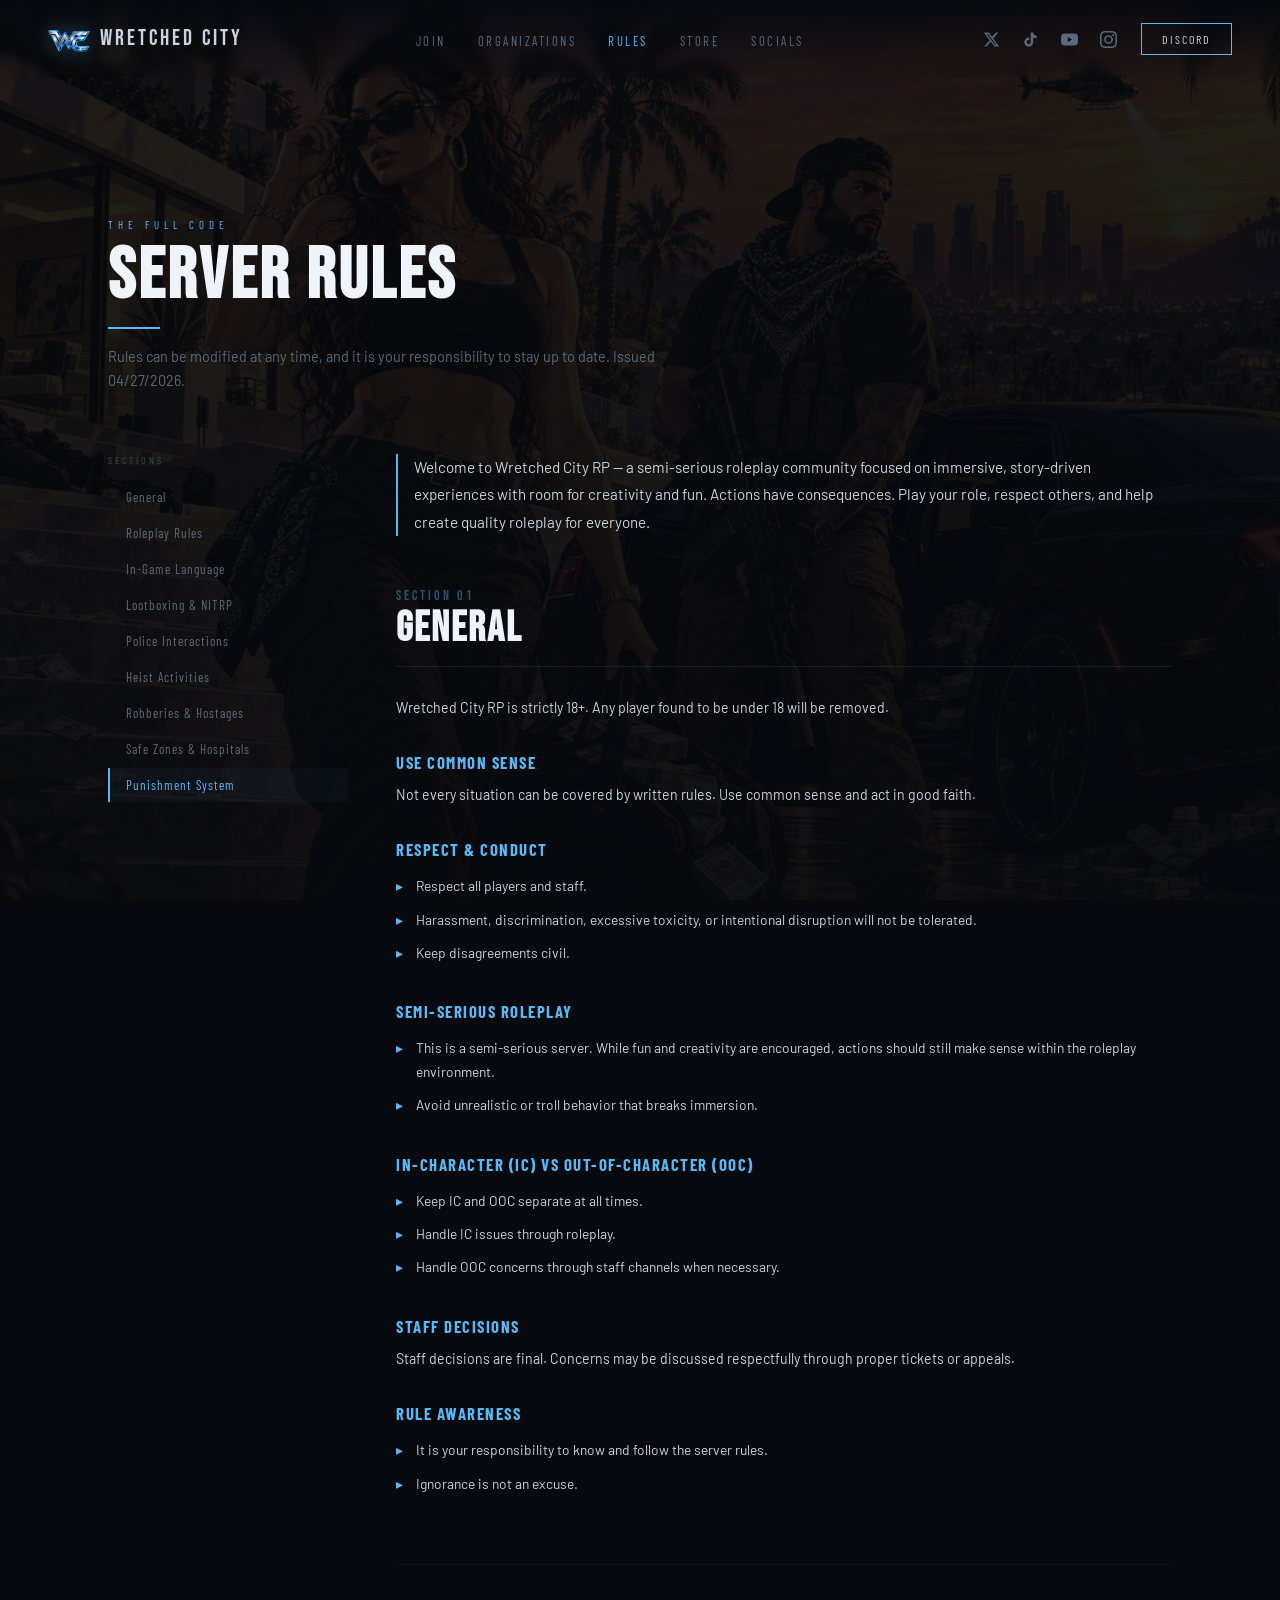
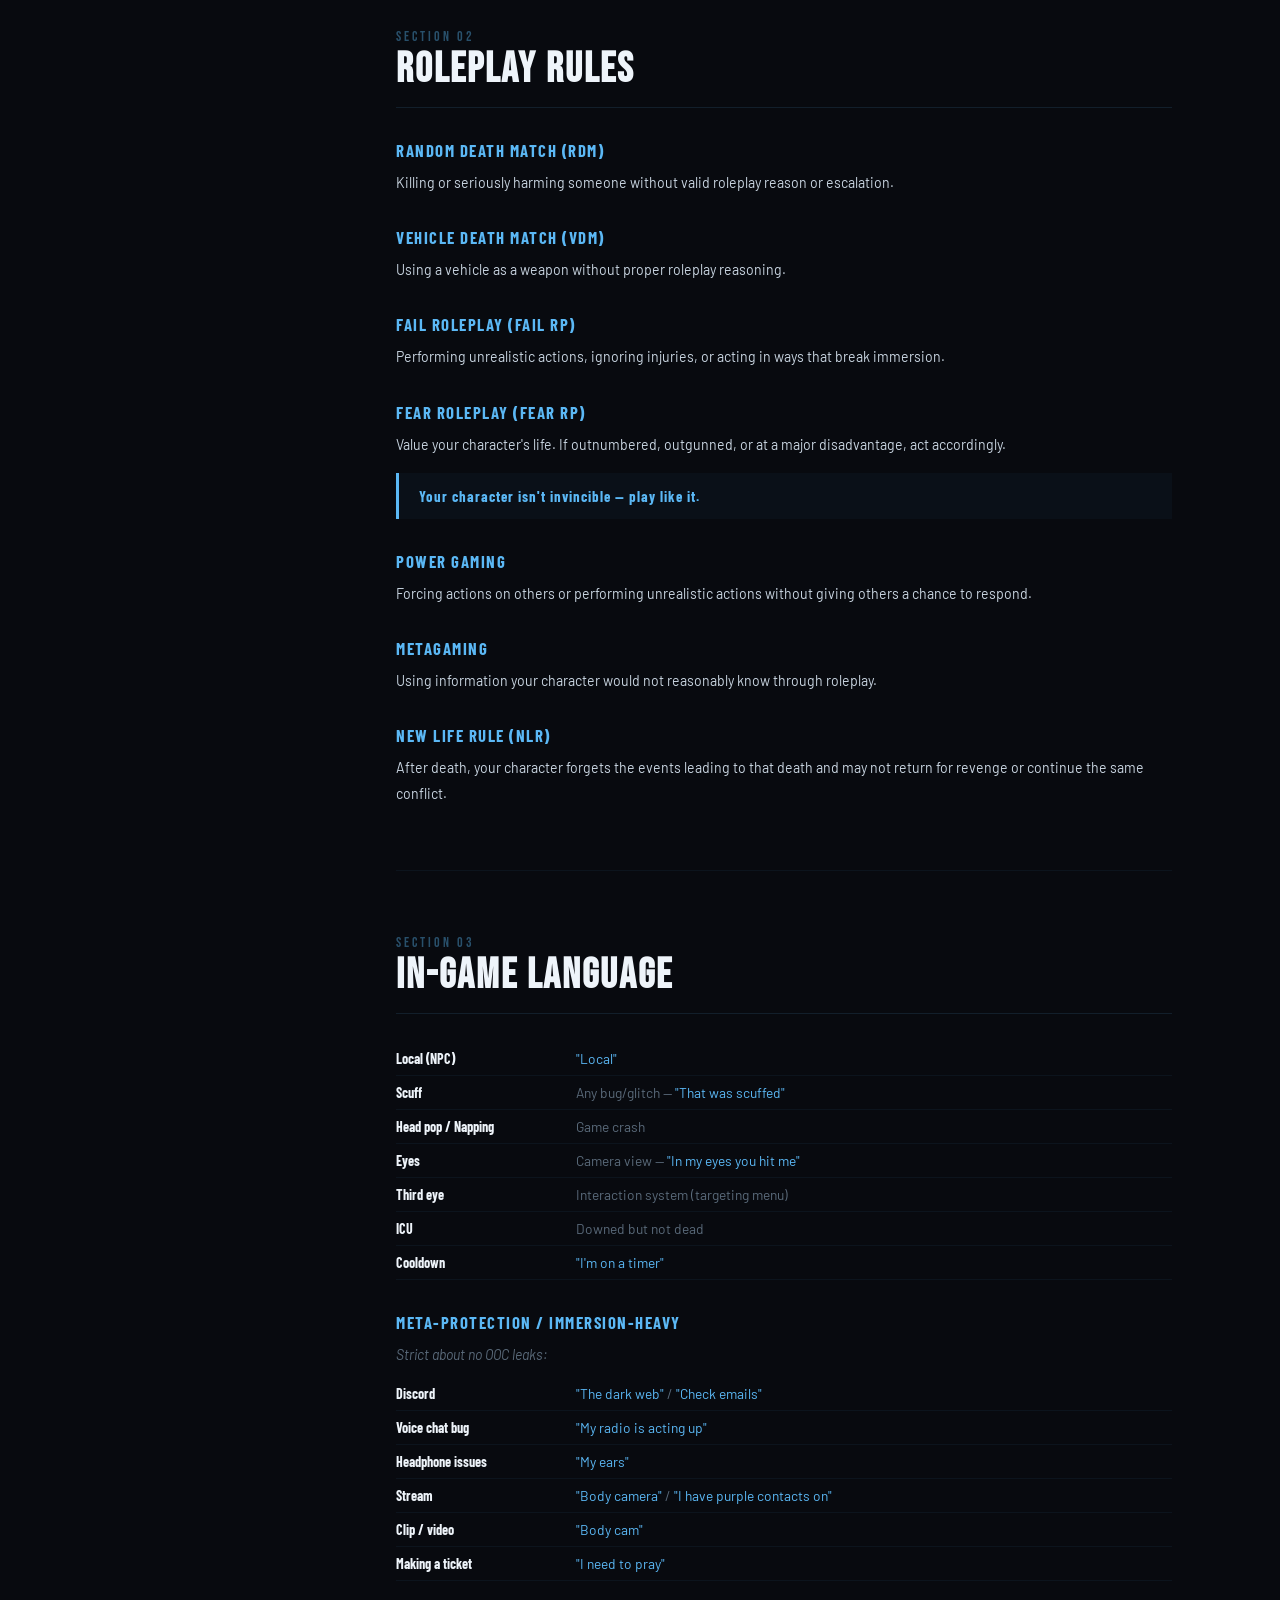
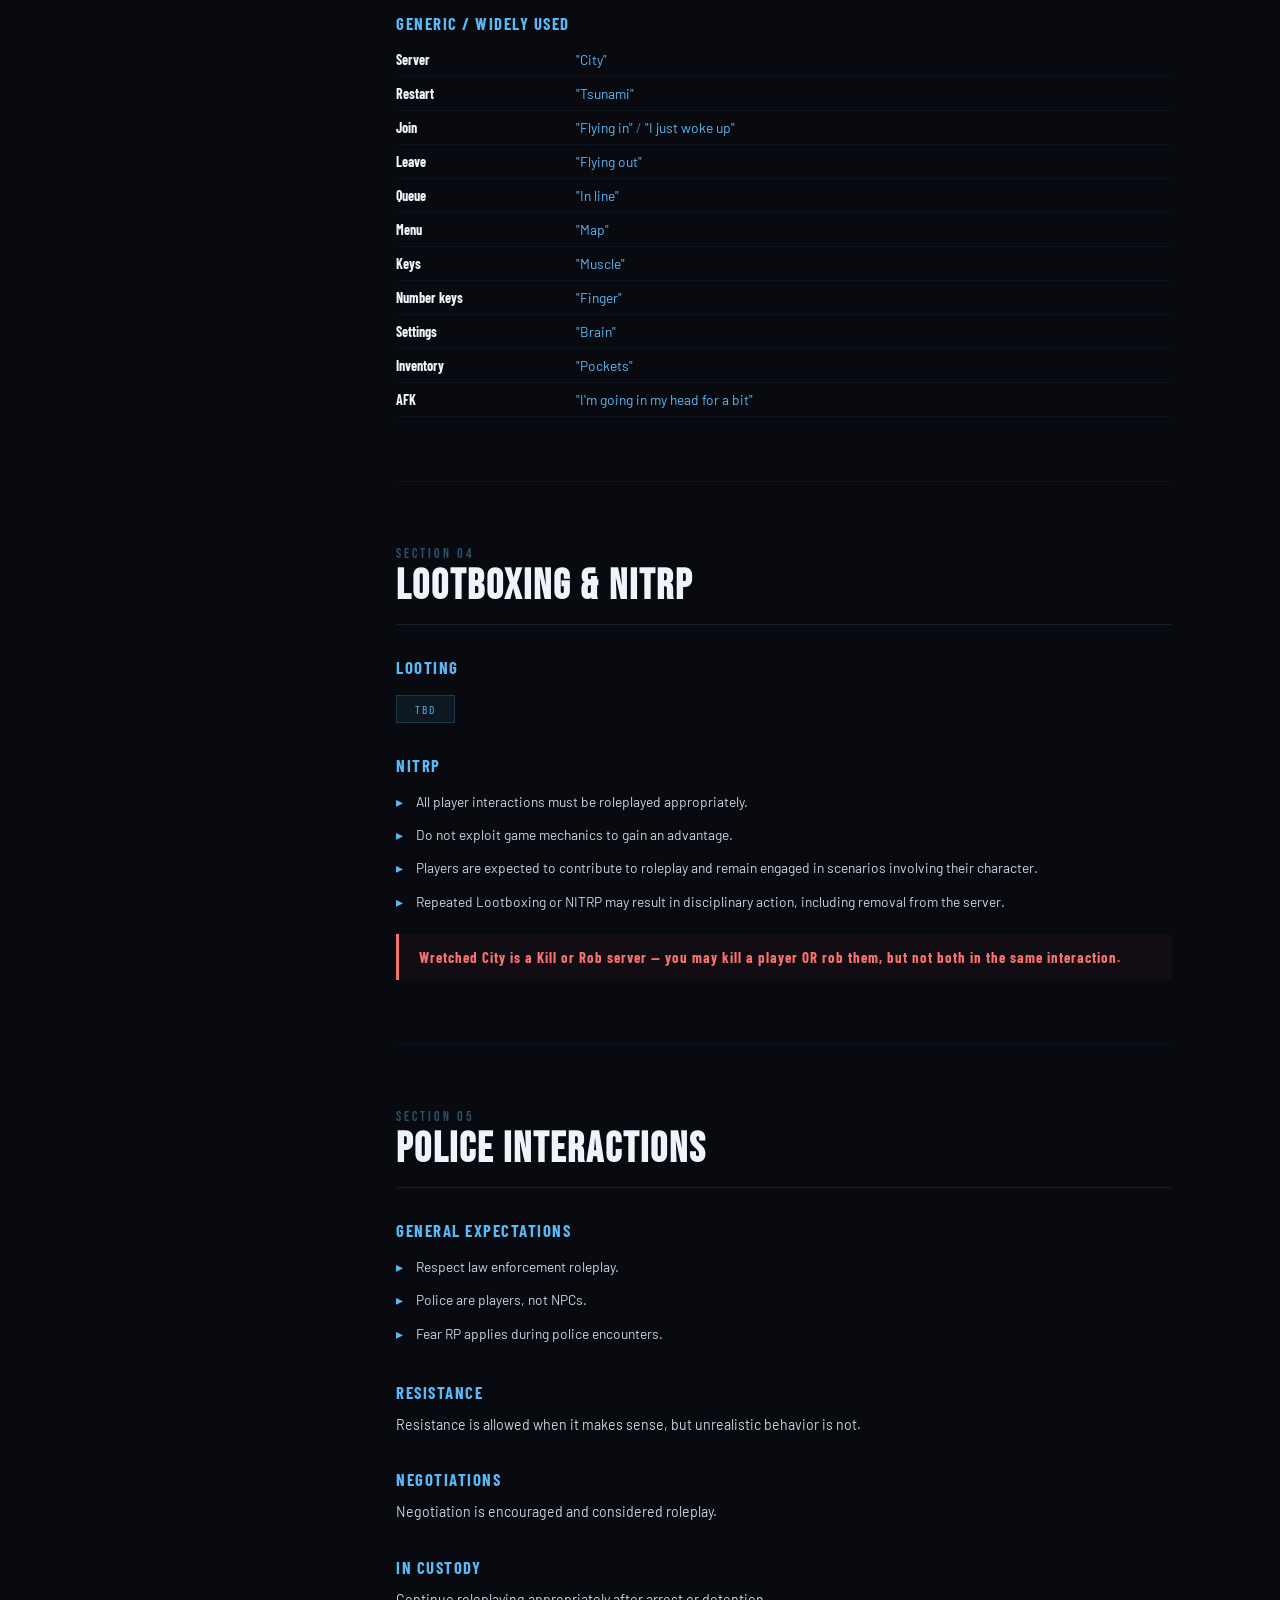
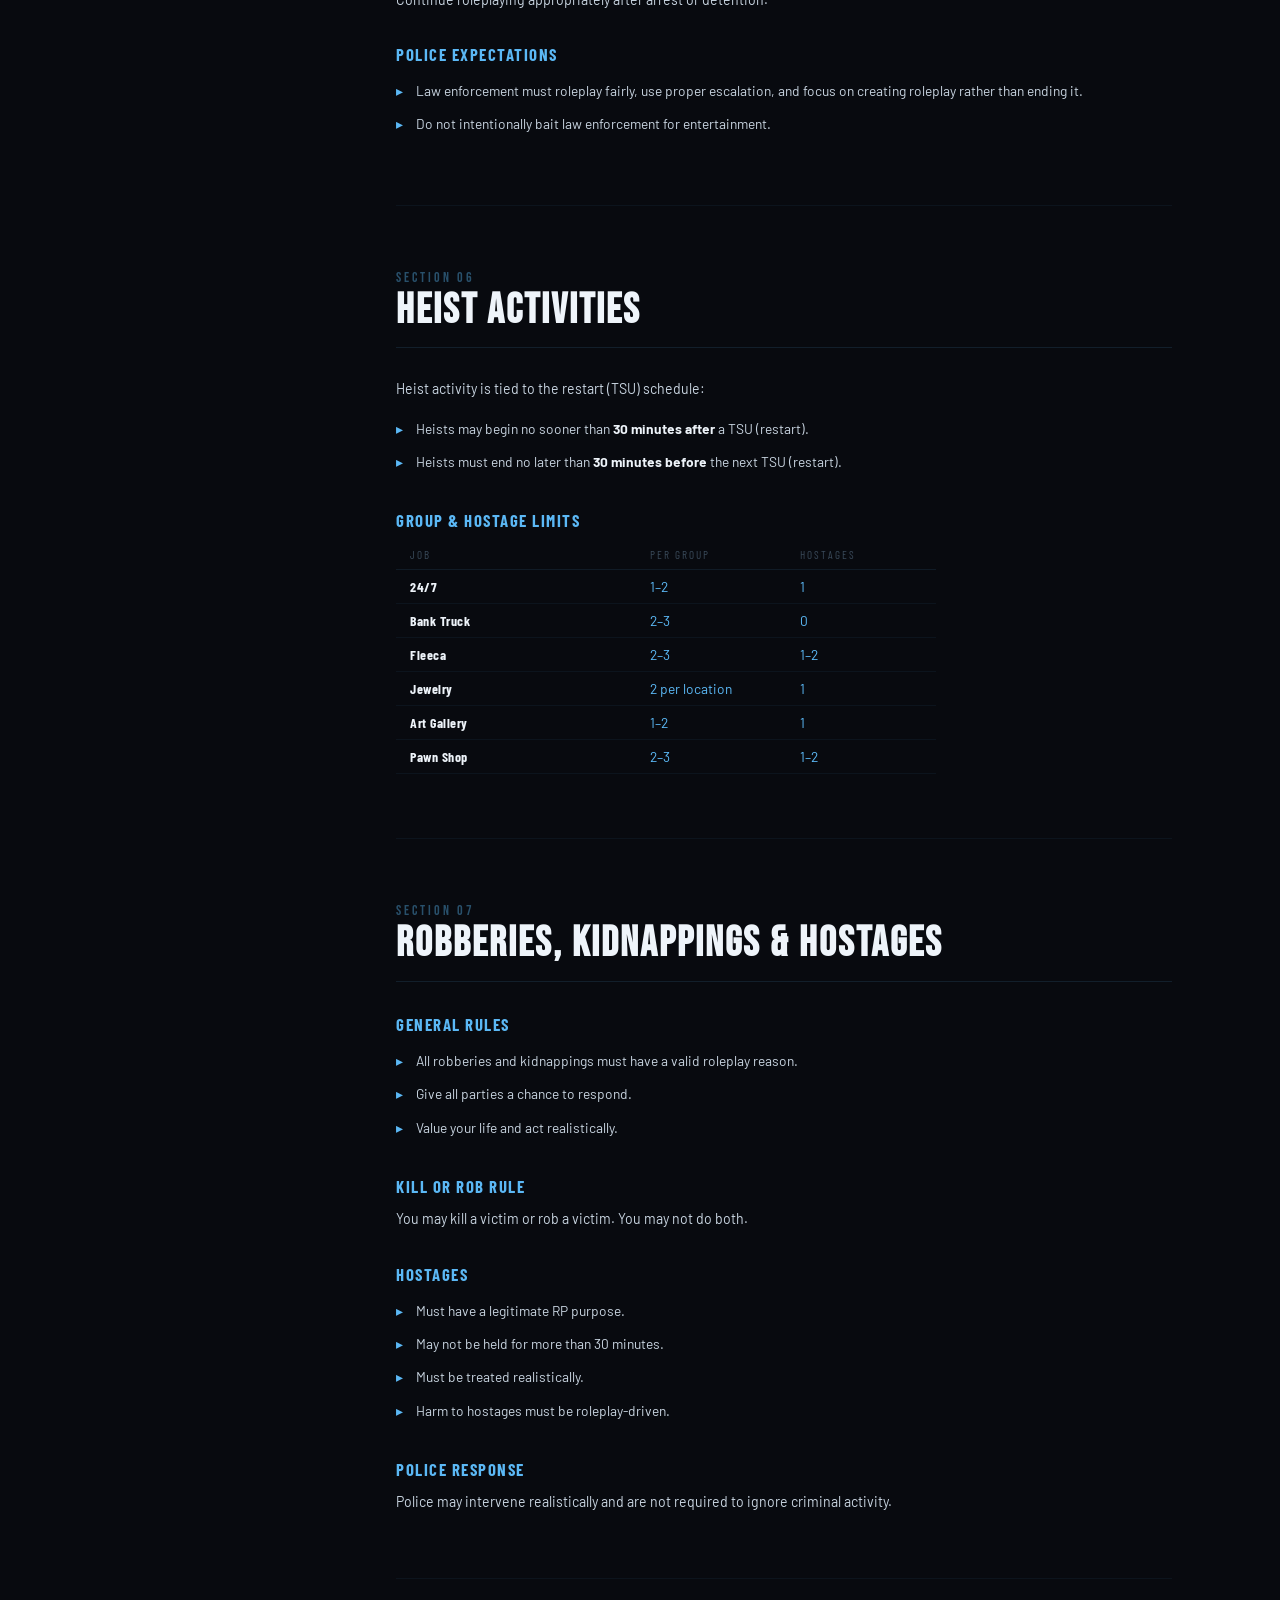
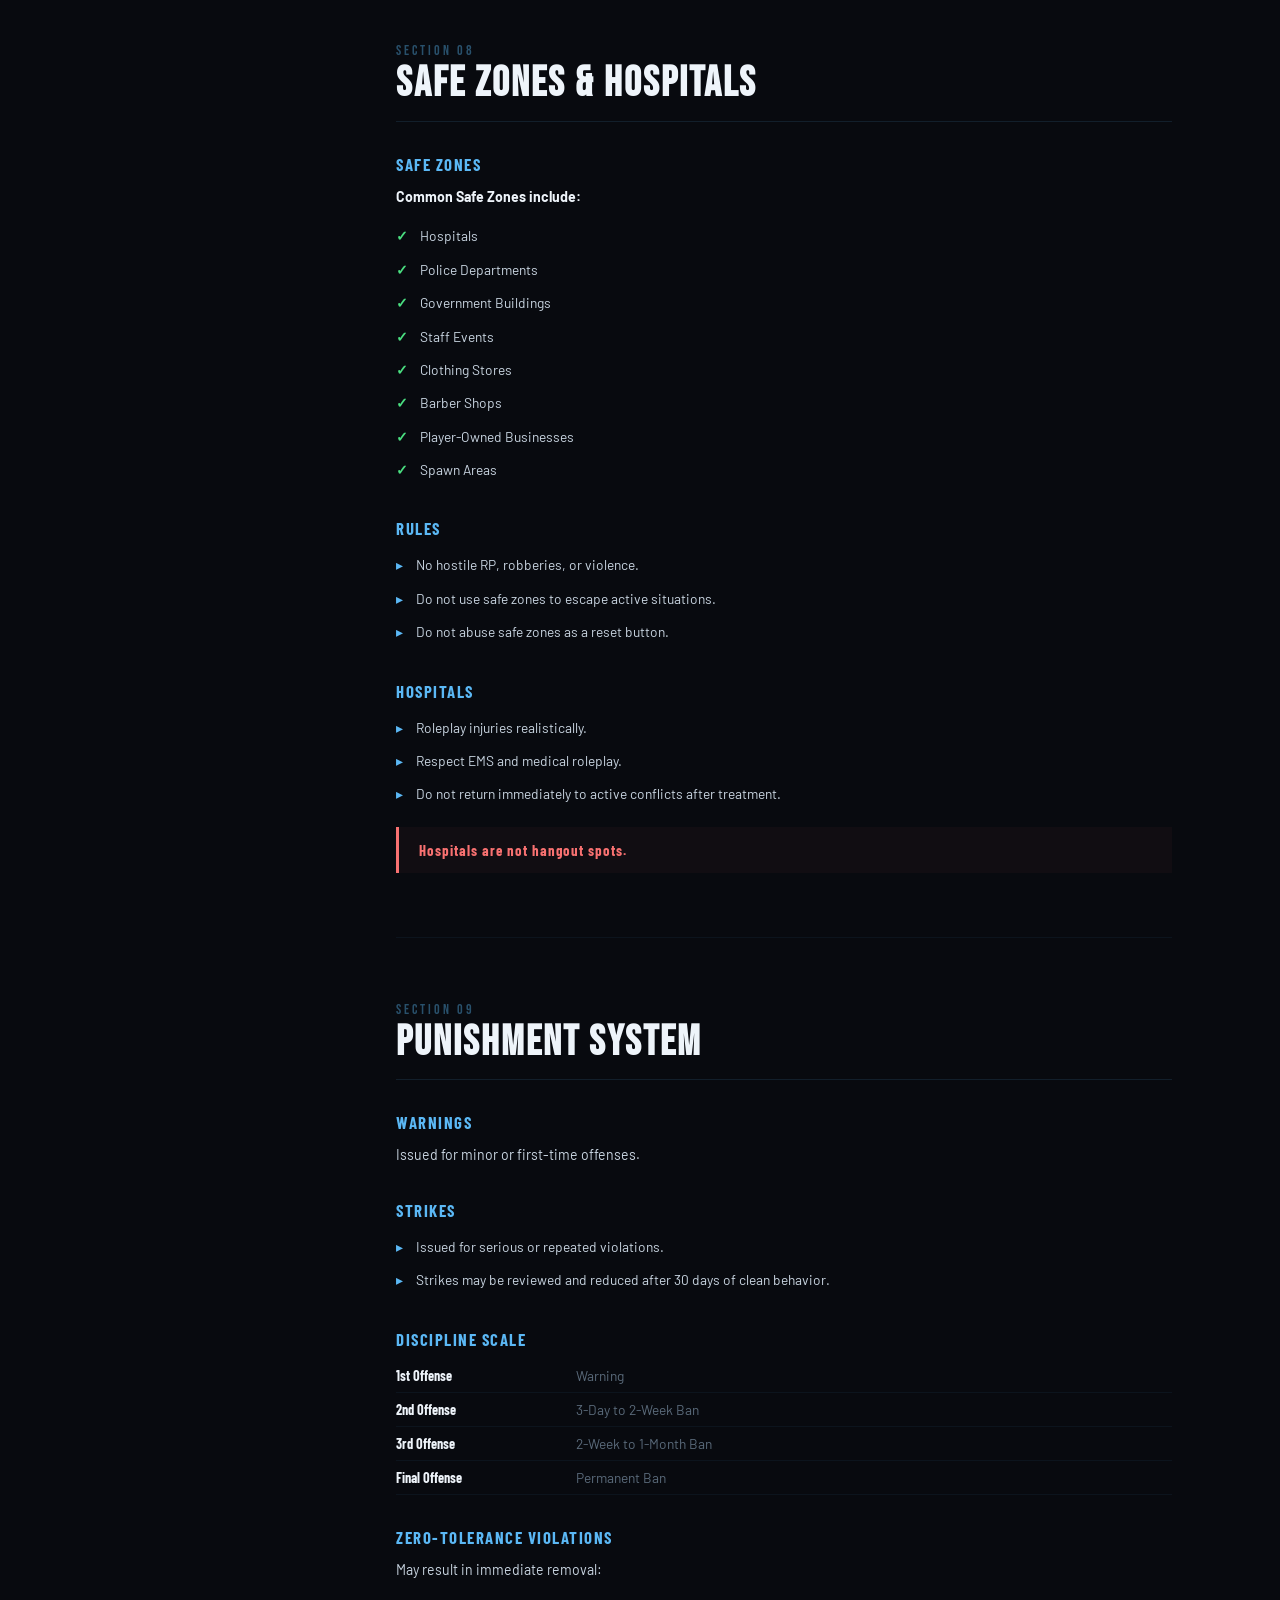
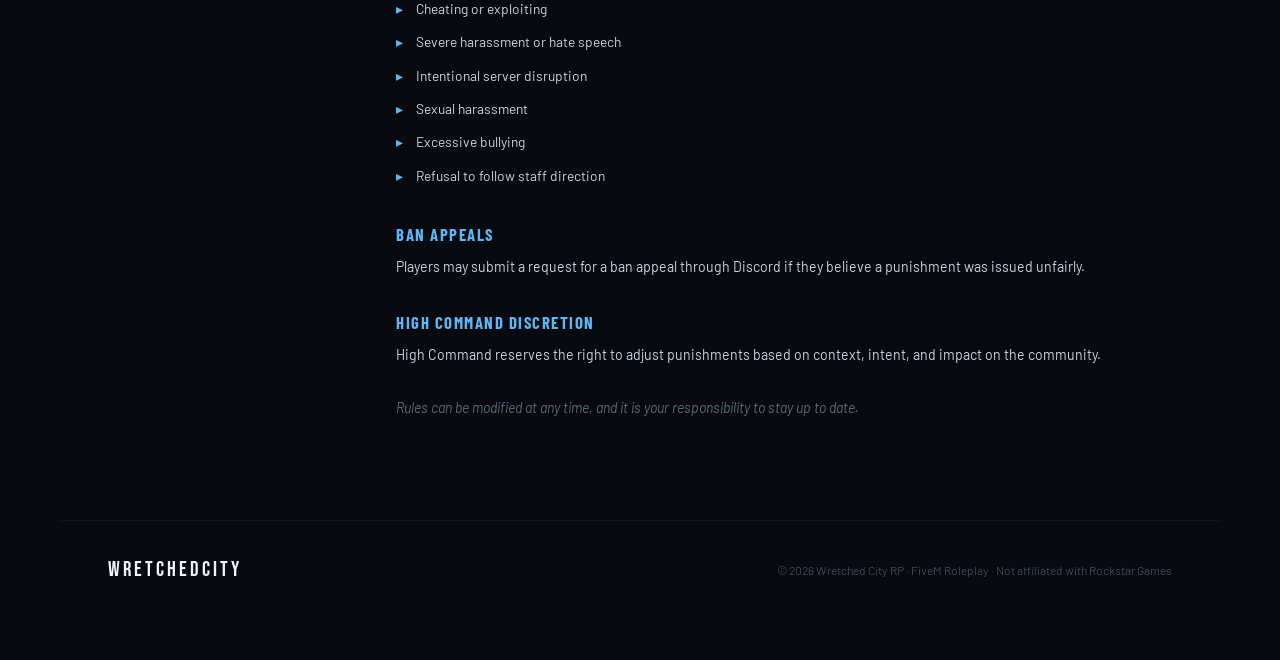
<file: rules.html>
<!DOCTYPE html>
<html lang="en" style="background:#080a0f;">
<head>
<meta charset="UTF-8"/>
<meta name="viewport" content="width=device-width, initial-scale=1.0, viewport-fit=cover"/>
<meta name="theme-color" content="#080a0f"/>
<meta name="description" content="Read the official Wretched City RP community rules and roleplay handbook before joining the city."/>
<link rel="canonical" href="https://wretchedcity.com/rules.html"/>
<link rel="icon" type="image/png" href="favicon.png"/>
<link rel="apple-touch-icon" href="favicon.png"/>

<meta property="og:type" content="website"/>
<meta property="og:site_name" content="Wretched City RP"/>
<meta property="og:title" content="Server Rules — Wretched City RP"/>
<meta property="og:description" content="The full Wretched City RP community handbook — read before you play."/>
<meta property="og:image" content="https://wretchedcity.com/og-image.png"/>
<meta property="og:url" content="https://wretchedcity.com/rules.html"/>
<meta name="twitter:card" content="summary_large_image"/>
<meta name="twitter:title" content="Server Rules — Wretched City RP"/>
<meta name="twitter:description" content="The full Wretched City RP community handbook — read before you play."/>
<meta name="twitter:image" content="https://wretchedcity.com/og-image.png"/>
<title>Rules — Wretched City RP</title>
<link rel="preconnect" href="https://fonts.googleapis.com"/>
<link rel="preconnect" href="https://fonts.gstatic.com" crossorigin/>
<link href="https://fonts.googleapis.com/css2?family=Bebas+Neue&family=Barlow+Condensed:wght@300;400;600;700&family=Barlow:wght@300;400;500&display=swap" rel="stylesheet"/>
<style>

*, *::before, *::after { margin:0; padding:0; box-sizing:border-box; -webkit-tap-highlight-color:transparent; -webkit-text-size-adjust:none; }
:root { color-scheme:light; forced-color-adjust:none; }
html { background:#080a0f; scroll-behavior:smooth; -webkit-font-smoothing:antialiased; }
body { background:#080a0f; background-color:#080a0f; color:#c8d4e0; font-family:'Barlow',Arial,sans-serif; overflow-x:hidden; min-height:100vh; }
h1,h2,h3,h4,h5,h6 { color:#eef4fa; font-family:'Bebas Neue','Arial Narrow',Arial,sans-serif; }
a { color:inherit; text-decoration:none; }
a:link,a:visited,a:hover,a:active { color:inherit; }
p,li { color:inherit; }


body::before { content:''; position:fixed; inset:0; background-image:url("data:image/svg+xml,%3Csvg xmlns='http://www.w3.org/2000/svg' width='300' height='300'%3E%3Cfilter id='n'%3E%3CfeTurbulence type='fractalNoise' baseFrequency='0.75' numOctaves='4' stitchTiles='stitch'/%3E%3C/filter%3E%3Crect width='300' height='300' filter='url(%23n)' opacity='0.03'/%3E%3C/svg%3E"); pointer-events:none; z-index:9998; opacity:0.34; }
body::after { content:''; position:fixed; inset:0; background:linear-gradient(180deg,rgba(8,10,15,0.68),rgba(8,10,15,0.88)),url('assets/wretched-city-background.png') center center / cover no-repeat; opacity:0.34; pointer-events:none; z-index:0; }
body > nav, body > .page-header, body > .rules-layout, body > .back-top, body > footer { position:relative; z-index:1; }


nav { position:fixed; top:0; left:0; right:0; z-index:1000; display:flex; align-items:center; justify-content:space-between; padding:18px 48px; background:linear-gradient(to bottom, rgba(8,10,15,0.97), rgba(8,10,15,0)); backdrop-filter:blur(4px); -webkit-backdrop-filter:blur(4px); }
.nav-logo { display:inline-flex; align-items:center; gap:10px; font-family:'Bebas Neue','Arial Narrow',Arial,sans-serif; font-size:1.35rem; letter-spacing:3px; color:#eef4fa; line-height:1; }
.nav-logo img { width:42px; height:42px; object-fit:contain; flex:0 0 auto; filter:drop-shadow(0 0 10px rgba(91,184,245,0.3)); }
.nav-links { display:flex; gap:32px; list-style:none; }
.nav-links a { color:#5a6a7a; font-family:'Barlow Condensed','Arial Narrow',Arial,sans-serif; font-size:0.8rem; letter-spacing:2.5px; text-transform:uppercase; transition:color 0.2s; }
.nav-links a:hover { color:#5bb8f5; }
.nav-links a.active { color:#5bb8f5; }
.nav-btn { font-family:'Barlow Condensed','Arial Narrow',Arial,sans-serif; font-size:0.75rem; letter-spacing:2px; text-transform:uppercase; color:#5bb8f5; border:1px solid #5bb8f5; padding:8px 20px; display:inline-block; transition:all 0.2s; background:transparent; }
.nav-btn:hover { background:#5bb8f5; color:#080a0f; }
.nav-right { display:flex; align-items:center; gap:18px; }
.nav-socials { display:flex; align-items:center; gap:9px; }
.nav-social { display:flex; align-items:center; justify-content:center; width:30px; height:30px; color:#5a6a7a; transition:transform 0.2s ease, color 0.2s ease; }
.nav-social svg { width:17px; height:17px; fill:#5a6a7a; transition:fill 0.2s ease; }
.nav-social:hover { transform:translateY(-2px); }
.nav-social:hover svg { fill:#5bb8f5; }
.nav-discord-m { display:none; }
.nav-discord-m svg { fill:#7984f5; }


.page-header { padding:140px 48px 60px; max-width:1160px; margin:0 auto; }
.page-header .stag { font-family:'Barlow Condensed','Arial Narrow',Arial,sans-serif; font-size:0.68rem; letter-spacing:5px; text-transform:uppercase; color:#5bb8f5; display:block; margin-bottom:10px; }
.page-header .stitle { font-family:'Bebas Neue','Arial Narrow',Arial,sans-serif; font-size:clamp(2.8rem,6vw,4.5rem); letter-spacing:3px; color:#eef4fa; line-height:1; }
.page-header .srule { width:52px; height:2px; background:#5bb8f5; margin-top:14px; border:none; display:block; }
.page-header .subtitle { font-size:0.9rem; color:#5a6a7a; margin-top:16px; line-height:1.7; max-width:600px; }


.rules-layout { display:flex; max-width:1160px; margin:0 auto; padding:0 48px 90px; gap:48px; }


.rules-sidebar { width:240px; flex-shrink:0; position:sticky; top:90px; height:fit-content; max-height:calc(100vh - 120px); overflow-y:auto; }
.rules-sidebar::-webkit-scrollbar { width:3px; }
.rules-sidebar::-webkit-scrollbar-track { background:transparent; }
.rules-sidebar::-webkit-scrollbar-thumb { background:#1e3348; border-radius:2px; }
.sidebar-label { font-family:'Barlow Condensed','Arial Narrow',Arial,sans-serif; font-size:0.62rem; letter-spacing:3px; text-transform:uppercase; color:#3a4a5a; margin-bottom:14px; display:block; }
.sidebar-links { list-style:none; }
.sidebar-links li { margin-bottom:2px; }
.sidebar-links a { display:block; padding:9px 16px; font-family:'Barlow Condensed','Arial Narrow',Arial,sans-serif; font-size:0.82rem; letter-spacing:1px; color:#5a6a7a; border-left:2px solid transparent; transition:all 0.2s; }
.sidebar-links a:hover { color:#c8d4e0; border-left-color:#1e3348; }
.sidebar-links a.active { color:#5bb8f5; border-left-color:#5bb8f5; background:rgba(91,184,245,0.04); }


.rules-content { flex:1; min-width:0; }


.rule-section { margin-bottom:64px; scroll-margin-top:100px; }
.rule-section:last-child { margin-bottom:0; }
.section-head { margin-bottom:28px; padding-bottom:16px; border-bottom:1px solid rgba(91,184,245,0.12); }
.section-num { font-family:'Bebas Neue','Arial Narrow',Arial,sans-serif; font-size:0.85rem; color:rgba(91,184,245,0.4); letter-spacing:3px; display:block; margin-bottom:4px; }
.section-title { font-family:'Bebas Neue','Arial Narrow',Arial,sans-serif; font-size:clamp(1.8rem,4vw,2.6rem); letter-spacing:2px; color:#eef4fa; line-height:1; }


.sub-title { font-family:'Barlow Condensed','Arial Narrow',Arial,sans-serif; font-size:1.05rem; font-weight:700; letter-spacing:1.5px; text-transform:uppercase; color:#5bb8f5; margin-top:32px; margin-bottom:10px; display:block; }
.rule-body { font-size:0.88rem; color:#c8d4e0; line-height:1.8; margin-bottom:10px; }
.rule-body.muted { color:#5a6a7a; font-style:italic; }


.rule-list { list-style:none; margin-bottom:12px; }
.rule-list li { font-size:0.86rem; color:#c8d4e0; line-height:1.7; padding:5px 0 5px 20px; position:relative; }
.rule-list li::before { content:'\25B8'; color:#5bb8f5; position:absolute; left:0; top:5px; }
.rule-list li.sub { padding-left:40px; color:#5a6a7a; }
.rule-list li.sub::before { left:20px; color:#1e3348; }


.tag-valid { color:#4ade80; font-family:'Barlow Condensed','Arial Narrow',Arial,sans-serif; font-weight:700; font-size:0.78rem; letter-spacing:1px; text-transform:uppercase; }
.tag-invalid { color:#f87171; font-family:'Barlow Condensed','Arial Narrow',Arial,sans-serif; font-weight:700; font-size:0.78rem; letter-spacing:1px; text-transform:uppercase; }


.callout { margin:16px 0; padding:14px 20px; border-left:3px solid #f87171; background:rgba(248,113,113,0.04); font-family:'Barlow Condensed','Arial Narrow',Arial,sans-serif; font-size:0.92rem; font-weight:700; letter-spacing:1px; color:#f87171; }
.callout.info { border-left-color:#5bb8f5; background:rgba(91,184,245,0.04); color:#5bb8f5; }


.check-list { list-style:none; margin-bottom:12px; }
.check-list li { font-size:0.86rem; color:#c8d4e0; line-height:1.7; padding:5px 0 5px 24px; position:relative; }
.check-list li::before { content:'\2713'; color:#4ade80; position:absolute; left:0; top:5px; font-weight:700; }
.check-list li.no::before { content:'\2717'; color:#f87171; }


.lang-grid { display:grid; grid-template-columns:180px 1fr; gap:0; margin-bottom:8px; }
.lang-term { font-family:'Barlow Condensed','Arial Narrow',Arial,sans-serif; font-size:0.88rem; font-weight:700; color:#eef4fa; padding:8px 0; border-bottom:1px solid rgba(91,184,245,0.06); }
.lang-meaning { font-size:0.86rem; color:#5a6a7a; padding:8px 0; border-bottom:1px solid rgba(91,184,245,0.06); }
.lang-meaning span { color:#5bb8f5; }


.hostage-grid { display:grid; grid-template-columns:1fr 1fr; gap:0; max-width:400px; margin:10px 0 16px; }
.hg-loc, .hg-num { font-size:0.86rem; padding:8px 16px; border-bottom:1px solid rgba(91,184,245,0.06); }
.hg-loc { color:#eef4fa; font-family:'Barlow Condensed','Arial Narrow',Arial,sans-serif; font-weight:700; letter-spacing:0.5px; }
.hg-num { color:#5bb8f5; }
.hg-header { font-size:0.7rem; letter-spacing:2px; text-transform:uppercase; color:#3a4a5a; font-family:'Barlow Condensed','Arial Narrow',Arial,sans-serif; padding:6px 16px; border-bottom:1px solid rgba(91,184,245,0.1); }


.coming-badge { display:inline-block; background:rgba(91,184,245,0.08); border:1px solid rgba(91,184,245,0.2); color:#5bb8f5; font-family:'Barlow Condensed','Arial Narrow',Arial,sans-serif; font-size:0.72rem; letter-spacing:2px; text-transform:uppercase; padding:6px 18px; margin-top:8px; }


.heist-grid { display:grid; grid-template-columns:1.6fr 1fr 1fr; gap:0; max-width:540px; margin:10px 0 16px; }
.heist-grid > div { font-size:0.86rem; padding:8px 14px; border-bottom:1px solid rgba(91,184,245,0.06); }
.heist-grid .hh { font-size:0.7rem; letter-spacing:2px; text-transform:uppercase; color:#3a4a5a; font-family:'Barlow Condensed','Arial Narrow',Arial,sans-serif; border-bottom:1px solid rgba(91,184,245,0.1); }
.heist-grid .hj { color:#eef4fa; font-family:'Barlow Condensed','Arial Narrow',Arial,sans-serif; font-weight:700; letter-spacing:0.5px; }
.heist-grid .hn { color:#5bb8f5; }


.intro-lead { font-size:0.95rem; color:#c8d4e0; line-height:1.8; margin-bottom:52px; padding-left:16px; border-left:2px solid #5bb8f5; }


.section-divider { width:100%; height:1px; background:rgba(91,184,245,0.06); margin:0 0 64px; border:none; display:block; }


.back-top { position:fixed; bottom:28px; right:28px; width:42px; height:42px; background:#0d1018; border:1px solid rgba(91,184,245,0.2); color:#5bb8f5; font-size:1.1rem; display:flex; align-items:center; justify-content:center; cursor:pointer; z-index:999; transition:all 0.2s; opacity:0; pointer-events:none; }
.back-top.show { opacity:1; pointer-events:auto; }
.back-top:hover { background:#5bb8f5; color:#080a0f; }


footer { border-top:1px solid rgba(91,184,245,0.07); padding:36px 48px; display:flex; justify-content:space-between; align-items:center; max-width:1160px; margin:0 auto; background:transparent; }
.footer-logo { font-family:'Bebas Neue','Arial Narrow',Arial,sans-serif; font-size:1.3rem; letter-spacing:3px; color:#eef4fa; }
.footer-copy { font-size:0.75rem; color:#3a4a5a; }


@media (max-width:768px) {
  nav { padding:13px 14px; }
  .nav-links { display:none; }
  .nav-logo { font-size:1.05rem; letter-spacing:1.5px; gap:7px; }
  .nav-logo img { width:36px; height:36px; }
  .nav-right { gap:10px; }
  .nav-socials { gap:4px; }
  .nav-social { width:30px; height:30px; }
  .nav-social svg { width:18px; height:18px; }
  .nav-btn { display:none; }
  .nav-discord-m { display:flex; }
  .page-header { padding:110px 20px 40px; }
  .rules-layout { flex-direction:column; padding:0 20px 64px; gap:0; }
  .rules-sidebar { width:100%; position:relative; top:auto; max-height:none; margin-bottom:40px; }
  .sidebar-links { display:flex; flex-wrap:wrap; gap:4px; }
  .sidebar-links li { margin-bottom:0; }
  .sidebar-links a { padding:7px 14px; font-size:0.72rem; border-left:none; border:1px solid rgba(91,184,245,0.1); }
  .sidebar-links a.active { border-color:#5bb8f5; }
  .lang-grid { grid-template-columns:130px 1fr; }
  .heist-grid { grid-template-columns:1.3fr 0.85fr 0.85fr; }
  footer { flex-direction:column; gap:10px; text-align:center; padding:28px 20px; }
}


</style>
</head>
<body>

<nav>
  <a href="index.html" class="nav-logo" aria-label="Wretched City home"><img src="assets/wc-logo-metallic.png" alt="" width="42" height="42"/><span>Wretched City</span></a>
  <ul class="nav-links">
    <li><a href="index.html#join">Join</a></li>
    <li><a href="index.html#Organizations">Organizations</a></li>
    <li><a href="rules.html" class="active">Rules</a></li>
    <li><a href="index.html#store">Store</a></li>
    <li><a href="links.html">Socials</a></li>
  </ul>
  <div class="nav-right">
    <div class="nav-socials">
      <a href="https://x.com/WretchedCityRP" target="_blank" class="nav-social" aria-label="X (Twitter)" rel="noopener noreferrer"><svg viewBox="0 0 24 24" xmlns="http://www.w3.org/2000/svg"><path d="M18.244 2.25h3.308l-7.227 8.26 8.502 11.24H16.17l-5.214-6.817L4.99 21.75H1.68l7.73-8.835L1.254 2.25H8.08l4.713 6.231 5.45-6.231zm-1.161 17.52h1.833L7.084 4.126H5.117l11.966 15.644z"/></svg></a>
      <a href="https://www.tiktok.com/@wretchedcityrp" target="_blank" class="nav-social" aria-label="TikTok" rel="noopener noreferrer"><svg viewBox="0 0 24 24" xmlns="http://www.w3.org/2000/svg"><path d="M19.59 6.69a4.83 4.83 0 0 1-3.77-4.25V2h-3.45v13.67a2.89 2.89 0 0 1-5.2 1.74 2.89 2.89 0 0 1 2.31-4.64c.3 0 .59.04.86.13V9.4a6.33 6.33 0 0 0-1-.05A6.34 6.34 0 0 0 5 20.1a6.34 6.34 0 0 0 10.86-4.43V8.69a8.16 8.16 0 0 0 4.77 1.52v-3.4a4.85 4.85 0 0 1-1.04-.12z"/></svg></a>
      <a href="https://www.youtube.com/@WretchedCityRP" target="_blank" class="nav-social" aria-label="YouTube" rel="noopener noreferrer"><svg viewBox="0 0 24 24" xmlns="http://www.w3.org/2000/svg"><path d="M23.498 6.186a3.016 3.016 0 0 0-2.122-2.136C19.505 3.545 12 3.545 12 3.545s-7.505 0-9.377.505A3.017 3.017 0 0 0 .502 6.186C0 8.07 0 12 0 12s0 3.93.502 5.814a3.016 3.016 0 0 0 2.122 2.136c1.871.505 9.376.505 9.376.505s7.505 0 9.377-.505a3.015 3.015 0 0 0 2.122-2.136C24 15.93 24 12 24 12s0-3.93-.502-5.814zM9.545 15.568V8.432L15.818 12l-6.273 3.568z"/></svg></a>
      <a href="https://www.instagram.com/wretchedcityrp2026/" target="_blank" class="nav-social" aria-label="Instagram" rel="noopener noreferrer"><svg viewBox="0 0 24 24" xmlns="http://www.w3.org/2000/svg"><path d="M12 2.163c3.204 0 3.584.012 4.85.07 3.252.148 4.771 1.691 4.919 4.919.058 1.265.069 1.645.069 4.849 0 3.205-.012 3.584-.069 4.849-.149 3.225-1.664 4.771-4.919 4.919-1.266.058-1.644.07-4.85.07-3.204 0-3.584-.012-4.849-.07-3.26-.149-4.771-1.699-4.919-4.92-.058-1.265-.07-1.644-.07-4.849 0-3.204.013-3.583.07-4.849.149-3.227 1.664-4.771 4.919-4.919 1.266-.057 1.645-.069 4.849-.069zm0-2.163C8.74 0 8.333.015 7.053.072 2.695.272.273 2.69.073 7.052.014 8.333 0 8.741 0 12c0 3.259.014 3.668.072 4.948.2 4.358 2.618 6.78 6.98 6.98C8.333 23.986 8.74 24 12 24c3.259 0 3.668-.014 4.948-.072 4.354-.2 6.782-2.618 6.979-6.98.059-1.28.073-1.689.073-4.948 0-3.259-.014-3.667-.072-4.947-.196-4.354-2.617-6.78-6.979-6.98C15.668.014 15.259 0 12 0zm0 5.838a6.162 6.162 0 1 0 0 12.324 6.162 6.162 0 0 0 0-12.324zM12 16a4 4 0 1 1 0-8 4 4 0 0 1 0 8zm6.406-11.845a1.44 1.44 0 1 0 0 2.881 1.44 1.44 0 0 0 0-2.881z"/></svg></a>
      <a href="https://discord.gg/RBVgmQNKCt" target="_blank" class="nav-social nav-discord-m" aria-label="Discord" rel="noopener noreferrer"><svg viewBox="0 0 24 18" xmlns="http://www.w3.org/2000/svg"><path d="M20.317 1.492A19.79 19.79 0 0 0 15.432 0c-.21.375-.444.88-.608 1.28a18.27 18.27 0 0 0-5.487 0A12.6 12.6 0 0 0 8.72 0 19.74 19.74 0 0 0 3.83 1.492C.728 6.06-.114 10.51.307 14.9a19.9 19.9 0 0 0 6.073 3.06c.493-.668.93-1.378 1.307-2.124a12.9 12.9 0 0 1-2.057-.98c.173-.126.342-.258.505-.392a14.2 14.2 0 0 0 12.073 0c.165.137.334.269.505.392-.657.387-1.34.715-2.06.982.378.744.814 1.454 1.306 2.122a19.84 19.84 0 0 0 6.076-3.06c.493-5.09-.838-9.5-3.518-13.41ZM8.02 12.2c-1.183 0-2.157-1.085-2.157-2.42 0-1.334.955-2.42 2.157-2.42 1.21 0 2.176 1.095 2.157 2.42 0 1.335-.955 2.42-2.157 2.42Zm7.975 0c-1.183 0-2.157-1.085-2.157-2.42 0-1.334.955-2.42 2.157-2.42 1.21 0 2.176 1.095 2.157 2.42 0 1.335-.946 2.42-2.157 2.42Z"/></svg></a>
    </div>
    <a href="https://discord.gg/RBVgmQNKCt" target="_blank" class="nav-btn" rel="noopener noreferrer">Discord</a>
  </div>
</nav>

<div class="page-header">
  <span class="stag">The Full Code</span>
  <h1 class="stitle">Server Rules</h1>
  <span class="srule"></span>
  <p class="subtitle">Rules can be modified at any time, and it is your responsibility to stay up to date. Issued 04/27/2026.</p>
</div>

<div class="rules-layout">


  <aside class="rules-sidebar">
    <span class="sidebar-label">Sections</span>
    <ul class="sidebar-links" id="sidebarLinks">
      <li><a href="#general" class="active">General</a></li>
      <li><a href="#roleplay">Roleplay Rules</a></li>
      <li><a href="#language">In-Game Language</a></li>
      <li><a href="#lootboxing">Lootboxing &amp; NITRP</a></li>
      <li><a href="#police">Police Interactions</a></li>
      <li><a href="#heist">Heist Activities</a></li>
      <li><a href="#robberies">Robberies &amp; Hostages</a></li>
      <li><a href="#safezones">Safe Zones &amp; Hospitals</a></li>
      <li><a href="#punishment">Punishment System</a></li>
    </ul>
  </aside>


  <main class="rules-content">

    <p class="intro-lead">Welcome to Wretched City RP — a semi-serious roleplay community focused on immersive, story-driven experiences with room for creativity and fun. Actions have consequences. Play your role, respect others, and help create quality roleplay for everyone.</p>


    <section class="rule-section" id="general">
      <div class="section-head"><span class="section-num">Section 01</span><h2 class="section-title">General</h2></div>
      <p class="rule-body">Wretched City RP is strictly 18+. Any player found to be under 18 will be removed.</p>

      <span class="sub-title">Use Common Sense</span>
      <p class="rule-body">Not every situation can be covered by written rules. Use common sense and act in good faith.</p>

      <span class="sub-title">Respect &amp; Conduct</span>
      <ul class="rule-list">
        <li>Respect all players and staff.</li>
        <li>Harassment, discrimination, excessive toxicity, or intentional disruption will not be tolerated.</li>
        <li>Keep disagreements civil.</li>
      </ul>

      <span class="sub-title">Semi-Serious Roleplay</span>
      <ul class="rule-list">
        <li>This is a semi-serious server. While fun and creativity are encouraged, actions should still make sense within the roleplay environment.</li>
        <li>Avoid unrealistic or troll behavior that breaks immersion.</li>
      </ul>

      <span class="sub-title">In-Character (IC) vs Out-of-Character (OOC)</span>
      <ul class="rule-list">
        <li>Keep IC and OOC separate at all times.</li>
        <li>Handle IC issues through roleplay.</li>
        <li>Handle OOC concerns through staff channels when necessary.</li>
      </ul>

      <span class="sub-title">Staff Decisions</span>
      <p class="rule-body">Staff decisions are final. Concerns may be discussed respectfully through proper tickets or appeals.</p>

      <span class="sub-title">Rule Awareness</span>
      <ul class="rule-list">
        <li>It is your responsibility to know and follow the server rules.</li>
        <li>Ignorance is not an excuse.</li>
      </ul>
    </section>

    <hr class="section-divider"/>


    <section class="rule-section" id="roleplay">
      <div class="section-head"><span class="section-num">Section 02</span><h2 class="section-title">Roleplay Rules</h2></div>

      <span class="sub-title">Random Death Match (RDM)</span>
      <p class="rule-body">Killing or seriously harming someone without valid roleplay reason or escalation.</p>

      <span class="sub-title">Vehicle Death Match (VDM)</span>
      <p class="rule-body">Using a vehicle as a weapon without proper roleplay reasoning.</p>

      <span class="sub-title">Fail Roleplay (Fail RP)</span>
      <p class="rule-body">Performing unrealistic actions, ignoring injuries, or acting in ways that break immersion.</p>

      <span class="sub-title">Fear Roleplay (Fear RP)</span>
      <p class="rule-body">Value your character's life. If outnumbered, outgunned, or at a major disadvantage, act accordingly.</p>
      <div class="callout info">Your character isn't invincible — play like it.</div>

      <span class="sub-title">Power Gaming</span>
      <p class="rule-body">Forcing actions on others or performing unrealistic actions without giving others a chance to respond.</p>

      <span class="sub-title">Metagaming</span>
      <p class="rule-body">Using information your character would not reasonably know through roleplay.</p>

      <span class="sub-title">New Life Rule (NLR)</span>
      <p class="rule-body">After death, your character forgets the events leading to that death and may not return for revenge or continue the same conflict.</p>
    </section>

    <hr class="section-divider"/>


    <section class="rule-section" id="language">
      <div class="section-head"><span class="section-num">Section 03</span><h2 class="section-title">In-Game Language</h2></div>

      <div class="lang-grid">
        <div class="lang-term">Local (NPC)</div><div class="lang-meaning"><span>"Local"</span></div>
        <div class="lang-term">Scuff</div><div class="lang-meaning">Any bug/glitch — <span>"That was scuffed"</span></div>
        <div class="lang-term">Head pop / Napping</div><div class="lang-meaning">Game crash</div>
        <div class="lang-term">Eyes</div><div class="lang-meaning">Camera view — <span>"In my eyes you hit me"</span></div>
        <div class="lang-term">Third eye</div><div class="lang-meaning">Interaction system (targeting menu)</div>
        <div class="lang-term">ICU</div><div class="lang-meaning">Downed but not dead</div>
        <div class="lang-term">Cooldown</div><div class="lang-meaning"><span>"I'm on a timer"</span></div>
      </div>

      <span class="sub-title">Meta-Protection / Immersion-Heavy</span>
      <p class="rule-body muted">Strict about no OOC leaks:</p>
      <div class="lang-grid">
        <div class="lang-term">Discord</div><div class="lang-meaning"><span>"The dark web"</span> / <span>"Check emails"</span></div>
        <div class="lang-term">Voice chat bug</div><div class="lang-meaning"><span>"My radio is acting up"</span></div>
        <div class="lang-term">Headphone issues</div><div class="lang-meaning"><span>"My ears"</span></div>
        <div class="lang-term">Stream</div><div class="lang-meaning"><span>"Body camera"</span> / <span>"I have purple contacts on"</span></div>
        <div class="lang-term">Clip / video</div><div class="lang-meaning"><span>"Body cam"</span></div>
        <div class="lang-term">Making a ticket</div><div class="lang-meaning"><span>"I need to pray"</span></div>
      </div>

      <span class="sub-title">Generic / Widely Used</span>
      <div class="lang-grid">
        <div class="lang-term">Server</div><div class="lang-meaning"><span>"City"</span></div>
        <div class="lang-term">Restart</div><div class="lang-meaning"><span>"Tsunami"</span></div>
        <div class="lang-term">Join</div><div class="lang-meaning"><span>"Flying in"</span> / <span>"I just woke up"</span></div>
        <div class="lang-term">Leave</div><div class="lang-meaning"><span>"Flying out"</span></div>
        <div class="lang-term">Queue</div><div class="lang-meaning"><span>"In line"</span></div>
        <div class="lang-term">Menu</div><div class="lang-meaning"><span>"Map"</span></div>
        <div class="lang-term">Keys</div><div class="lang-meaning"><span>"Muscle"</span></div>
        <div class="lang-term">Number keys</div><div class="lang-meaning"><span>"Finger"</span></div>
        <div class="lang-term">Settings</div><div class="lang-meaning"><span>"Brain"</span></div>
        <div class="lang-term">Inventory</div><div class="lang-meaning"><span>"Pockets"</span></div>
        <div class="lang-term">AFK</div><div class="lang-meaning"><span>"I'm going in my head for a bit"</span></div>
      </div>
    </section>

    <hr class="section-divider"/>


    <section class="rule-section" id="lootboxing">
      <div class="section-head"><span class="section-num">Section 04</span><h2 class="section-title">Lootboxing &amp; NITRP</h2></div>

      <span class="sub-title">Looting</span>
      <span class="coming-badge">TBD</span>

      <span class="sub-title">NITRP</span>
      <ul class="rule-list">
        <li>All player interactions must be roleplayed appropriately.</li>
        <li>Do not exploit game mechanics to gain an advantage.</li>
        <li>Players are expected to contribute to roleplay and remain engaged in scenarios involving their character.</li>
        <li>Repeated Lootboxing or NITRP may result in disciplinary action, including removal from the server.</li>
      </ul>
      <div class="callout">Wretched City is a Kill or Rob server — you may kill a player OR rob them, but not both in the same interaction.</div>
    </section>

    <hr class="section-divider"/>


    <section class="rule-section" id="police">
      <div class="section-head"><span class="section-num">Section 05</span><h2 class="section-title">Police Interactions</h2></div>

      <span class="sub-title">General Expectations</span>
      <ul class="rule-list">
        <li>Respect law enforcement roleplay.</li>
        <li>Police are players, not NPCs.</li>
        <li>Fear RP applies during police encounters.</li>
      </ul>

      <span class="sub-title">Resistance</span>
      <p class="rule-body">Resistance is allowed when it makes sense, but unrealistic behavior is not.</p>

      <span class="sub-title">Negotiations</span>
      <p class="rule-body">Negotiation is encouraged and considered roleplay.</p>

      <span class="sub-title">In Custody</span>
      <p class="rule-body">Continue roleplaying appropriately after arrest or detention.</p>

      <span class="sub-title">Police Expectations</span>
      <ul class="rule-list">
        <li>Law enforcement must roleplay fairly, use proper escalation, and focus on creating roleplay rather than ending it.</li>
        <li>Do not intentionally bait law enforcement for entertainment.</li>
      </ul>
    </section>

    <hr class="section-divider"/>


    <section class="rule-section" id="heist">
      <div class="section-head"><span class="section-num">Section 06</span><h2 class="section-title">Heist Activities</h2></div>
      <p class="rule-body">Heist activity is tied to the restart (TSU) schedule:</p>
      <ul class="rule-list">
        <li>Heists may begin no sooner than <strong style="color:#eef4fa;">30 minutes after</strong> a TSU (restart).</li>
        <li>Heists must end no later than <strong style="color:#eef4fa;">30 minutes before</strong> the next TSU (restart).</li>
      </ul>

      <span class="sub-title">Group &amp; Hostage Limits</span>
      <div class="heist-grid">
        <div class="hh">Job</div><div class="hh">Per Group</div><div class="hh">Hostages</div>
        <div class="hj">24/7</div><div class="hn">1–2</div><div class="hn">1</div>
        <div class="hj">Bank Truck</div><div class="hn">2–3</div><div class="hn">0</div>
        <div class="hj">Fleeca</div><div class="hn">2–3</div><div class="hn">1–2</div>
        <div class="hj">Jewelry</div><div class="hn">2 per location</div><div class="hn">1</div>
        <div class="hj">Art Gallery</div><div class="hn">1–2</div><div class="hn">1</div>
        <div class="hj">Pawn Shop</div><div class="hn">2–3</div><div class="hn">1–2</div>
      </div>
    </section>

    <hr class="section-divider"/>


    <section class="rule-section" id="robberies">
      <div class="section-head"><span class="section-num">Section 07</span><h2 class="section-title">Robberies, Kidnappings &amp; Hostages</h2></div>

      <span class="sub-title">General Rules</span>
      <ul class="rule-list">
        <li>All robberies and kidnappings must have a valid roleplay reason.</li>
        <li>Give all parties a chance to respond.</li>
        <li>Value your life and act realistically.</li>
      </ul>

      <span class="sub-title">Kill or Rob Rule</span>
      <p class="rule-body">You may kill a victim or rob a victim. You may not do both.</p>

      <span class="sub-title">Hostages</span>
      <ul class="rule-list">
        <li>Must have a legitimate RP purpose.</li>
        <li>May not be held for more than 30 minutes.</li>
        <li>Must be treated realistically.</li>
        <li>Harm to hostages must be roleplay-driven.</li>
      </ul>

      <span class="sub-title">Police Response</span>
      <p class="rule-body">Police may intervene realistically and are not required to ignore criminal activity.</p>
    </section>

    <hr class="section-divider"/>


    <section class="rule-section" id="safezones">
      <div class="section-head"><span class="section-num">Section 08</span><h2 class="section-title">Safe Zones &amp; Hospitals</h2></div>

      <span class="sub-title">Safe Zones</span>
      <p class="rule-body"><strong style="color:#eef4fa;">Common Safe Zones include:</strong></p>
      <ul class="check-list">
        <li>Hospitals</li>
        <li>Police Departments</li>
        <li>Government Buildings</li>
        <li>Staff Events</li>
        <li>Clothing Stores</li>
        <li>Barber Shops</li>
        <li>Player-Owned Businesses</li>
        <li>Spawn Areas</li>
      </ul>

      <span class="sub-title">Rules</span>
      <ul class="rule-list">
        <li>No hostile RP, robberies, or violence.</li>
        <li>Do not use safe zones to escape active situations.</li>
        <li>Do not abuse safe zones as a reset button.</li>
      </ul>

      <span class="sub-title">Hospitals</span>
      <ul class="rule-list">
        <li>Roleplay injuries realistically.</li>
        <li>Respect EMS and medical roleplay.</li>
        <li>Do not return immediately to active conflicts after treatment.</li>
      </ul>
      <div class="callout">Hospitals are not hangout spots.</div>
    </section>

    <hr class="section-divider"/>


    <section class="rule-section" id="punishment">
      <div class="section-head"><span class="section-num">Section 09</span><h2 class="section-title">Punishment System</h2></div>

      <span class="sub-title">Warnings</span>
      <p class="rule-body">Issued for minor or first-time offenses.</p>

      <span class="sub-title">Strikes</span>
      <ul class="rule-list">
        <li>Issued for serious or repeated violations.</li>
        <li>Strikes may be reviewed and reduced after 30 days of clean behavior.</li>
      </ul>

      <span class="sub-title">Discipline Scale</span>
      <div class="lang-grid">
        <div class="lang-term">1st Offense</div><div class="lang-meaning">Warning</div>
        <div class="lang-term">2nd Offense</div><div class="lang-meaning">3-Day to 2-Week Ban</div>
        <div class="lang-term">3rd Offense</div><div class="lang-meaning">2-Week to 1-Month Ban</div>
        <div class="lang-term">Final Offense</div><div class="lang-meaning">Permanent Ban</div>
      </div>

      <span class="sub-title">Zero-Tolerance Violations</span>
      <p class="rule-body">May result in immediate removal:</p>
      <ul class="rule-list">
        <li>Cheating or exploiting</li>
        <li>Severe harassment or hate speech</li>
        <li>Intentional server disruption</li>
        <li>Sexual harassment</li>
        <li>Excessive bullying</li>
        <li>Refusal to follow staff direction</li>
      </ul>

      <span class="sub-title">Ban Appeals</span>
      <p class="rule-body">Players may submit a request for a ban appeal through Discord if they believe a punishment was issued unfairly.</p>

      <span class="sub-title">High Command Discretion</span>
      <p class="rule-body">High Command reserves the right to adjust punishments based on context, intent, and impact on the community.</p>

      <p class="rule-body muted" style="margin-top:28px;">Rules can be modified at any time, and it is your responsibility to stay up to date.</p>
    </section>

  </main>
</div>

<footer>
  <div class="footer-logo">WretchedCity</div>
  <div class="footer-copy">&copy; 2026 Wretched City RP &middot; FiveM Roleplay &middot; Not affiliated with Rockstar Games</div>
</footer>

<a href="#" class="back-top" id="backTop" aria-label="Back to top">&uarr;</a>

<script>
const sections = document.querySelectorAll('.rule-section');
const sidebarLinks = document.querySelectorAll('#sidebarLinks a');

const observer = new IntersectionObserver((entries) => {
  entries.forEach(entry => {
    if (entry.isIntersecting) {
      sidebarLinks.forEach(l => l.classList.remove('active'));
      const active = document.querySelector('#sidebarLinks a[href="#' + entry.target.id + '"]');
      if (active) active.classList.add('active');
    }
  });
}, { rootMargin: '-100px 0px -60% 0px', threshold: 0 });

sections.forEach(s => observer.observe(s));

const backTop = document.getElementById('backTop');
window.addEventListener('scroll', () => {
  backTop.classList.toggle('show', window.scrollY > 600);
}, { passive: true });
</script>

</body>
</html>
</file>
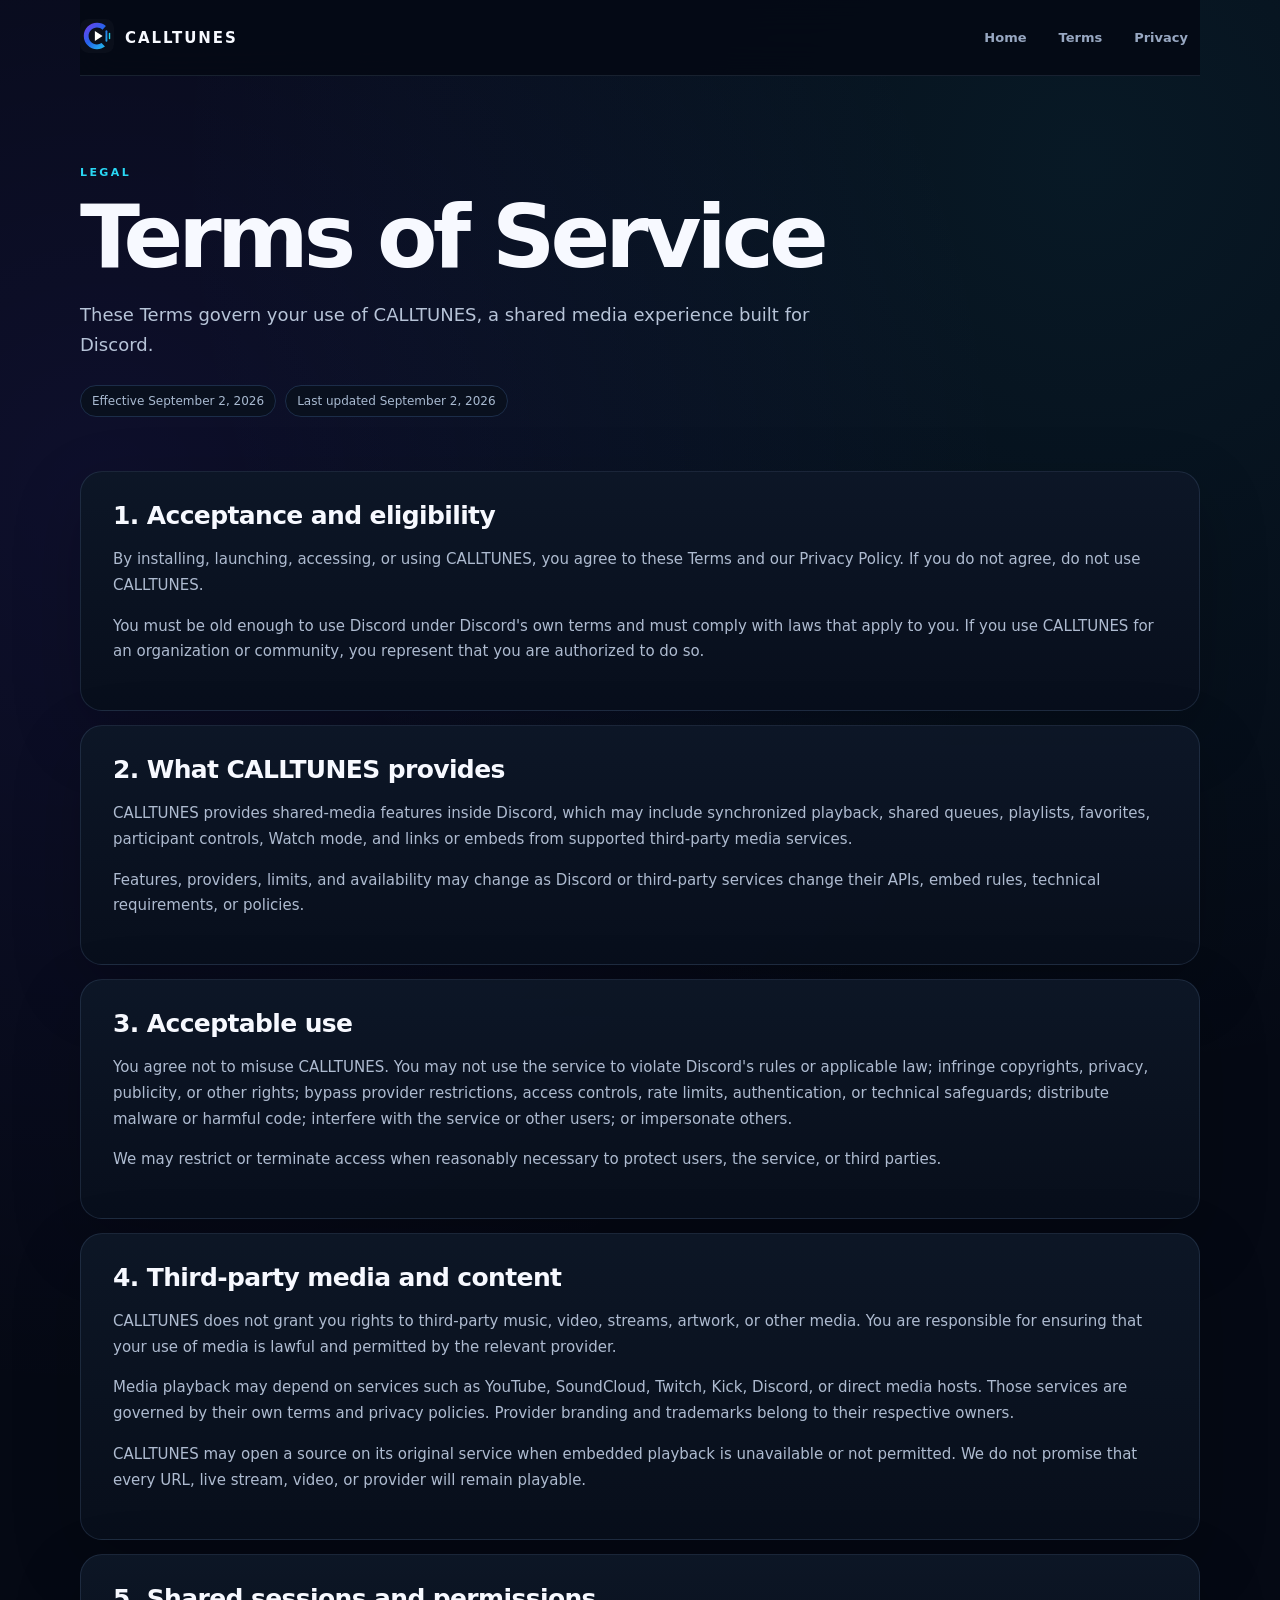
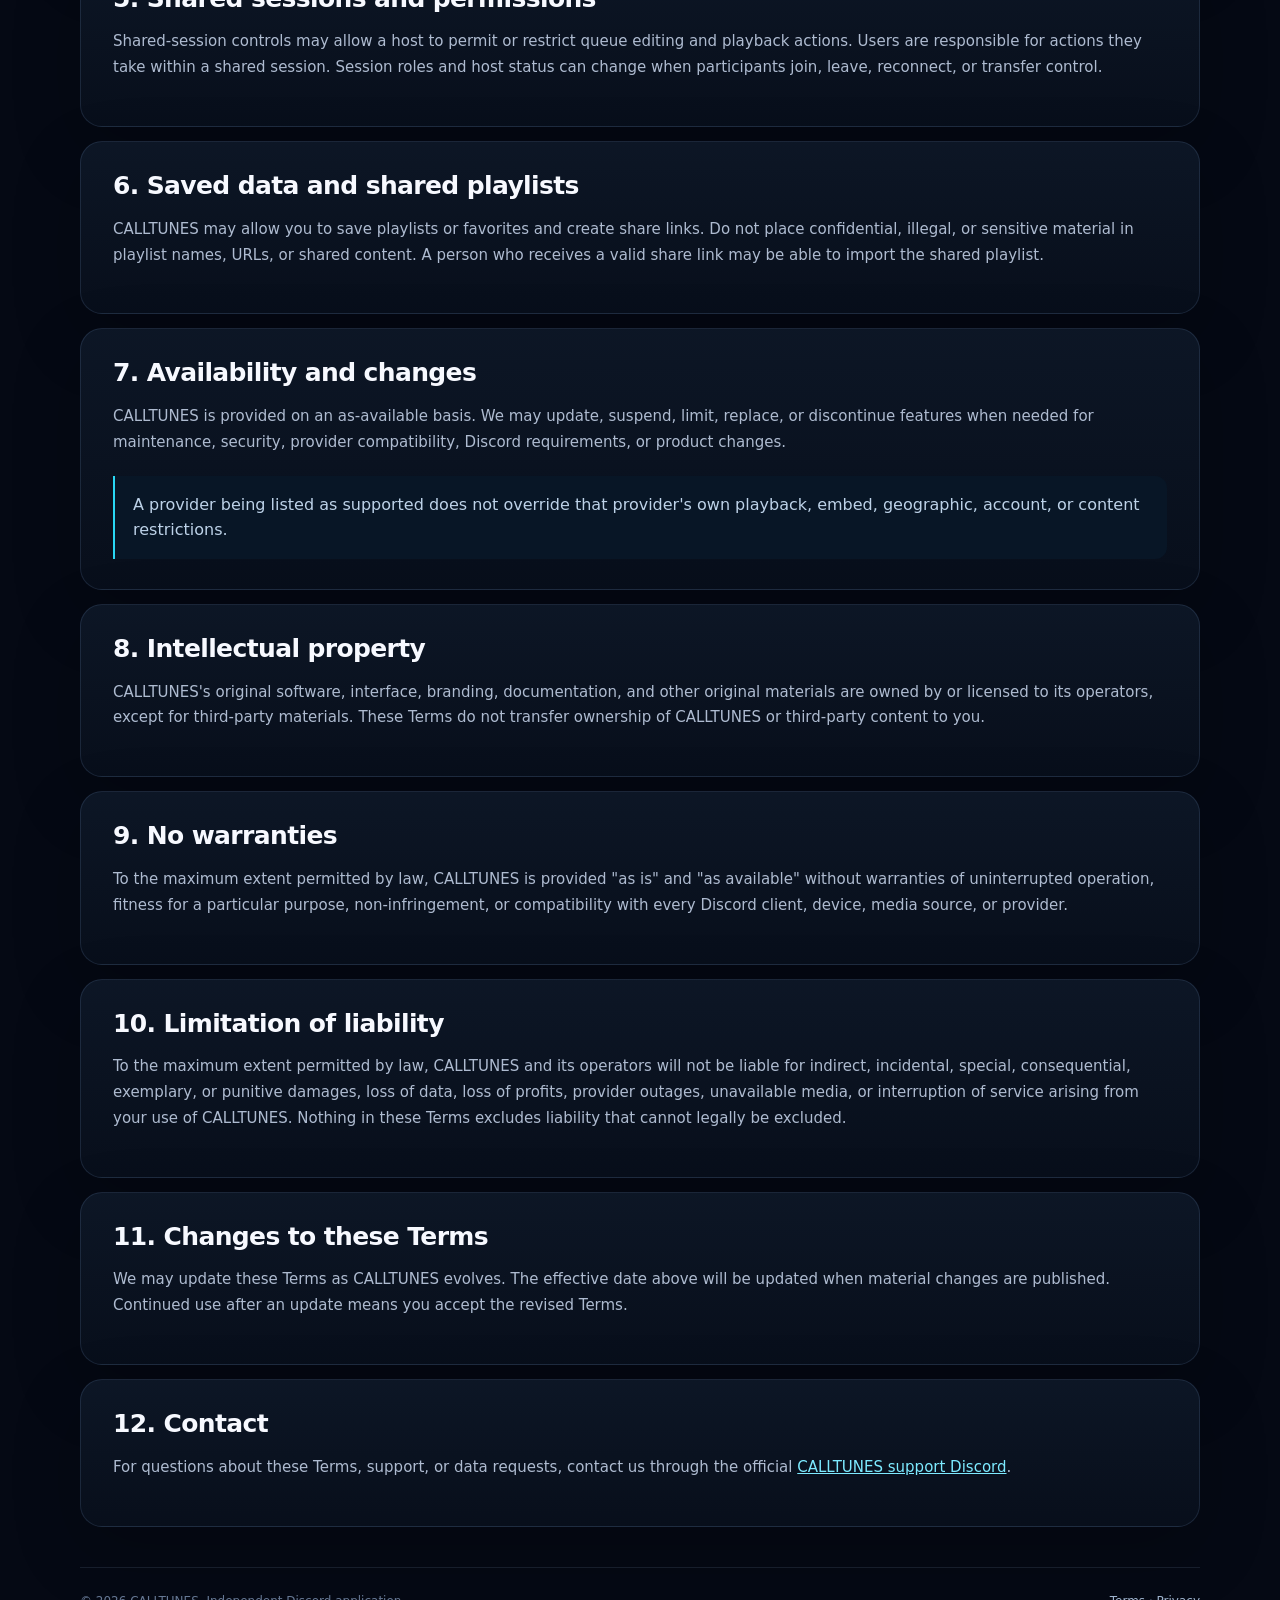
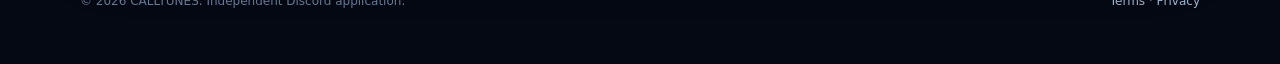
<file: terms.html>
<!doctype html><html lang="en"><head><meta charset="utf-8"><meta name="viewport" content="width=device-width,initial-scale=1,viewport-fit=cover"><meta name="theme-color" content="#07111f"><title>CALLTUNES Terms of Service</title><meta name="description" content="Terms of Service for the CALLTUNES Discord Activity."><style>
:root{color-scheme:dark;--bg:#050914;--panel:#0b1322;--line:#1c2d49;--text:#f7f9ff;--muted:#98a8c2;--cyan:#29d7f4}*{box-sizing:border-box}html{background:var(--bg)}body{margin:0;background:radial-gradient(circle at 85% 5%,rgba(41,215,244,.08),transparent 28%),radial-gradient(circle at 8% 15%,rgba(94,72,255,.1),transparent 30%),var(--bg);color:var(--text);font-family:Inter,ui-sans-serif,system-ui,-apple-system,BlinkMacSystemFont,"Segoe UI",sans-serif}a{color:inherit}.shell{width:min(1120px,calc(100% - 40px));margin:0 auto;padding:0 0 56px}.topbar{height:76px;display:flex;align-items:center;justify-content:space-between;border-bottom:1px solid rgba(151,174,209,.14);position:sticky;top:0;background:rgba(5,9,20,.9);backdrop-filter:blur(18px);z-index:5}.brand{display:flex;align-items:center;gap:11px;text-decoration:none;font-weight:800;font-size:15px;letter-spacing:.13em}.brand svg{width:34px;height:34px}.nav{display:flex;gap:8px}.nav a{text-decoration:none;color:var(--muted);font-size:13px;font-weight:700;padding:9px 12px;border-radius:999px}.nav a:hover{color:#fff;background:#111d31}.hero{padding:90px 0 54px;max-width:850px}.eyebrow{color:var(--cyan);font-size:11px;font-weight:800;letter-spacing:.22em;text-transform:uppercase;margin-bottom:18px}.hero h1{font-size:clamp(44px,7vw,88px);line-height:.92;margin:0 0 22px;letter-spacing:-.055em}.hero p{font-size:18px;line-height:1.65;color:#b7c4d8;max-width:760px;margin:0}.meta{display:flex;gap:9px;flex-wrap:wrap;margin-top:26px}.pill{border:1px solid var(--line);background:#09101e;color:#a9bad1;border-radius:999px;padding:8px 11px;font-size:12px}.card{padding:30px 32px;border:1px solid rgba(113,143,190,.18);background:linear-gradient(180deg,rgba(13,23,39,.96),rgba(8,15,28,.96));border-radius:22px;margin-bottom:14px;box-shadow:0 24px 70px rgba(0,0,0,.2)}.card h2{font-size:25px;line-height:1.15;margin:0 0 16px;letter-spacing:-.025em}.card h3{font-size:16px;line-height:1.3;margin:24px 0 8px}.card p,.card li{color:#aebbd0;line-height:1.72;font-size:15px}.card li+li{margin-top:8px}.card a{color:#7deaff}.callout{margin-top:20px;padding:16px 18px;border-left:2px solid var(--cyan);background:#081626;color:#bdd2e8;border-radius:0 12px 12px 0;line-height:1.6}footer{display:flex;justify-content:space-between;gap:20px;align-items:center;color:#667894;border-top:1px solid rgba(151,174,209,.13);margin-top:40px;padding-top:26px;font-size:12px}footer a{text-decoration:none;color:#9eb3cd}@media(max-width:700px){.shell{width:min(100% - 24px,1120px)}.topbar{height:66px}.brand{font-size:12px}.brand svg{width:29px;height:29px}.nav a{font-size:12px;padding:8px}.hero{padding:62px 2px 36px}.hero h1{font-size:48px}.hero p{font-size:15px}.card{padding:23px 20px;border-radius:18px}.card h2{font-size:21px}footer{align-items:flex-start;flex-direction:column}.nav a:first-child{display:none}}
</style></head><body><main class="shell"><header class="topbar"><a class="brand" href="/"><span aria-hidden="true"><svg xmlns="http://www.w3.org/2000/svg" viewBox="0 0 72 72">
<defs><linearGradient id="g" x1="8" y1="8" x2="64" y2="64" gradientUnits="userSpaceOnUse"><stop stop-color="#7c3aed"/><stop offset=".46" stop-color="#2563eb"/><stop offset="1" stop-color="#22d3ee"/></linearGradient></defs>
<rect width="72" height="72" rx="18" fill="#0a0f1b"/>
<path d="M36 8C20.536 8 8 20.536 8 36s12.536 28 28 28c6.313 0 12.138-2.09 16.823-5.615l-7.215-7.777A17.89 17.89 0 0 1 36 53.8C26.169 53.8 18.2 45.831 18.2 36S26.169 18.2 36 18.2c4.468 0 8.551 1.648 11.678 4.37l7.148-7.745A27.88 27.88 0 0 0 36 8Z" fill="url(#g)"/>
<path d="m31.5 25.2 16.4 10.8-16.4 10.8V25.2Z" fill="#fff"/>
<rect x="54" y="24" width="4" height="24" rx="2" fill="url(#g)"/><rect x="61" y="29" width="3" height="14" rx="1.5" fill="#22d3ee"/>
</svg></span><span>CALLTUNES</span></a><nav class="nav"><a href="/calltunes/">Home</a><a href="/terms.html">Terms</a><a href="/privacy.html">Privacy</a></nav></header><section class="hero"><div class="eyebrow">Legal</div><h1>Terms of Service</h1><p>These Terms govern your use of CALLTUNES, a shared media experience built for Discord.</p><div class="meta"><span class="pill">Effective September 2, 2026</span><span class="pill">Last updated September 2, 2026</span></div></section><section class="card"><h2>1. Acceptance and eligibility</h2><p>By installing, launching, accessing, or using CALLTUNES, you agree to these Terms and our Privacy Policy. If you do not agree, do not use CALLTUNES.</p><p>You must be old enough to use Discord under Discord's own terms and must comply with laws that apply to you. If you use CALLTUNES for an organization or community, you represent that you are authorized to do so.</p></section><section class="card"><h2>2. What CALLTUNES provides</h2><p>CALLTUNES provides shared-media features inside Discord, which may include synchronized playback, shared queues, playlists, favorites, participant controls, Watch mode, and links or embeds from supported third-party media services.</p><p>Features, providers, limits, and availability may change as Discord or third-party services change their APIs, embed rules, technical requirements, or policies.</p></section><section class="card"><h2>3. Acceptable use</h2><p>You agree not to misuse CALLTUNES. You may not use the service to violate Discord's rules or applicable law; infringe copyrights, privacy, publicity, or other rights; bypass provider restrictions, access controls, rate limits, authentication, or technical safeguards; distribute malware or harmful code; interfere with the service or other users; or impersonate others.</p><p>We may restrict or terminate access when reasonably necessary to protect users, the service, or third parties.</p></section><section class="card"><h2>4. Third-party media and content</h2><p>CALLTUNES does not grant you rights to third-party music, video, streams, artwork, or other media. You are responsible for ensuring that your use of media is lawful and permitted by the relevant provider.</p><p>Media playback may depend on services such as YouTube, SoundCloud, Twitch, Kick, Discord, or direct media hosts. Those services are governed by their own terms and privacy policies. Provider branding and trademarks belong to their respective owners.</p><p>CALLTUNES may open a source on its original service when embedded playback is unavailable or not permitted. We do not promise that every URL, live stream, video, or provider will remain playable.</p></section><section class="card"><h2>5. Shared sessions and permissions</h2><p>Shared-session controls may allow a host to permit or restrict queue editing and playback actions. Users are responsible for actions they take within a shared session. Session roles and host status can change when participants join, leave, reconnect, or transfer control.</p></section><section class="card"><h2>6. Saved data and shared playlists</h2><p>CALLTUNES may allow you to save playlists or favorites and create share links. Do not place confidential, illegal, or sensitive material in playlist names, URLs, or shared content. A person who receives a valid share link may be able to import the shared playlist.</p></section><section class="card"><h2>7. Availability and changes</h2><p>CALLTUNES is provided on an as-available basis. We may update, suspend, limit, replace, or discontinue features when needed for maintenance, security, provider compatibility, Discord requirements, or product changes.</p><div class="callout">A provider being listed as supported does not override that provider's own playback, embed, geographic, account, or content restrictions.</div></section><section class="card"><h2>8. Intellectual property</h2><p>CALLTUNES's original software, interface, branding, documentation, and other original materials are owned by or licensed to its operators, except for third-party materials. These Terms do not transfer ownership of CALLTUNES or third-party content to you.</p></section><section class="card"><h2>9. No warranties</h2><p>To the maximum extent permitted by law, CALLTUNES is provided "as is" and "as available" without warranties of uninterrupted operation, fitness for a particular purpose, non-infringement, or compatibility with every Discord client, device, media source, or provider.</p></section><section class="card"><h2>10. Limitation of liability</h2><p>To the maximum extent permitted by law, CALLTUNES and its operators will not be liable for indirect, incidental, special, consequential, exemplary, or punitive damages, loss of data, loss of profits, provider outages, unavailable media, or interruption of service arising from your use of CALLTUNES. Nothing in these Terms excludes liability that cannot legally be excluded.</p></section><section class="card"><h2>11. Changes to these Terms</h2><p>We may update these Terms as CALLTUNES evolves. The effective date above will be updated when material changes are published. Continued use after an update means you accept the revised Terms.</p></section><section class="card"><h2>12. Contact</h2><p>For questions about these Terms, support, or data requests, contact us through the official <a href="https://discord.gg/dBFZrgDhSq" target="_blank" rel="noopener noreferrer">CALLTUNES support Discord</a>.</p></section><footer><span>© 2026 CALLTUNES. Independent Discord application.</span><span><a href="/terms.html">Terms</a> · <a href="/privacy.html">Privacy</a></span></footer></main></body></html>
</file>
<file: calltunes/style.css>
*{box-sizing:border-box}html{scroll-behavior:smooth;background:#060914}body{margin:0;background:#060914;color:#f6f8ff;font-family:Manrope,system-ui,sans-serif;overflow-x:hidden;-webkit-font-smoothing:antialiased}a{color:inherit;text-decoration:none}button{font:inherit}.noise{position:fixed;inset:0;z-index:90;pointer-events:none;opacity:.035;background-image:url("data:image/svg+xml,%3Csvg xmlns='http://www.w3.org/2000/svg' width='140' height='140'%3E%3Cfilter id='n'%3E%3CfeTurbulence type='fractalNoise' baseFrequency='.72' numOctaves='3' stitchTiles='stitch'/%3E%3C/filter%3E%3Crect width='100%25' height='100%25' filter='url(%23n)' opacity='.8'/%3E%3C/svg%3E")}.aurora{position:fixed;inset:0;overflow:hidden;pointer-events:none;z-index:0}.aurora i{position:absolute;border-radius:50%;filter:blur(110px);opacity:.14;animation:drift 16s ease-in-out infinite alternate}.aurora i:nth-child(1){width:38vw;height:38vw;background:#593cff;left:-16vw;top:8vh}.aurora i:nth-child(2){width:34vw;height:34vw;background:#16caf4;right:-14vw;top:42vh;animation-delay:-4s}.aurora i:nth-child(3){width:28vw;height:28vw;background:#246eff;left:40vw;bottom:-18vw;animation-delay:-8s}@keyframes drift{to{transform:translate3d(5vw,-3vh,0) scale(1.15)}}
.site-head{position:fixed;top:0;left:0;right:0;z-index:80;height:84px;display:grid;grid-template-columns:1fr auto 1fr;align-items:center;padding:0 clamp(22px,4vw,68px);background:rgba(6,9,20,.72);border-bottom:1px solid rgba(123,155,205,.12);backdrop-filter:blur(18px)}.wordmark{display:flex;align-items:center;gap:11px;width:max-content;font:800 15px Syne,sans-serif;letter-spacing:.12em}.wordmark img{width:36px;height:36px;border-radius:11px}.site-head nav{display:flex;gap:34px;font:500 11px 'DM Mono',monospace;letter-spacing:.08em;text-transform:uppercase;color:#8f9ab0}.site-head nav a{position:relative;transition:.25s}.site-head nav a:after{content:"";position:absolute;left:0;bottom:-8px;height:1px;width:0;background:#32ccff;transition:.25s}.site-head nav a:hover{color:#fff}.site-head nav a:hover:after{width:100%}.head-cta{justify-self:end;border:1px solid #273750;background:#11182a;padding:11px 16px;border-radius:999px;font-size:12px;font-weight:700;transition:.25s}.head-cta:hover{transform:translateY(-2px);border-color:#42d5ff;box-shadow:0 12px 34px rgba(24,174,255,.15)}
main{position:relative;z-index:1}.hero{min-height:100svh;position:relative;display:grid;grid-template-columns:minmax(0,1.05fr) minmax(420px,.95fr);align-items:center;gap:2vw;padding:132px clamp(24px,6vw,105px) 72px;overflow:hidden}.hero-copy{position:relative;z-index:5;max-width:860px}.eyebrow,.section-no{font:500 11px 'DM Mono',monospace;letter-spacing:.16em;color:#7e8da7}.eyebrow{display:flex;align-items:center;gap:10px;color:#7ee5ff}.live-dot{width:7px;height:7px;border-radius:50%;background:#2bd9ff;box-shadow:0 0 0 6px rgba(43,217,255,.08);animation:blink 1.8s ease-in-out infinite}@keyframes blink{50%{box-shadow:0 0 0 11px rgba(43,217,255,0)}}h1,h2,h3{font-family:Syne,sans-serif}.hero h1{font-size:clamp(64px,8.3vw,150px);line-height:.82;letter-spacing:-.065em;margin:24px 0 28px;max-width:1050px}.hero h1 em,.section-intro h2 em{font-style:normal;color:#31cfff;text-shadow:0 0 36px rgba(49,207,255,.18)}.hero p{max-width:680px;font-size:clamp(17px,1.3vw,22px);line-height:1.55;color:#9da8bb;margin:0}.hero-actions{display:flex;align-items:center;gap:26px;margin-top:40px}.btn-primary{display:inline-flex;align-items:center;justify-content:center;gap:18px;padding:17px 22px;border-radius:14px;background:#f6f8ff;color:#070b14;font-weight:800;font-size:13px;letter-spacing:.02em;box-shadow:0 18px 50px rgba(0,0,0,.26);transition:transform .28s,box-shadow .28s}.btn-primary span{font-size:18px}.btn-primary:hover{transform:translateY(-3px) scale(1.01);box-shadow:0 22px 60px rgba(49,207,255,.15)}.btn-quiet{display:flex;align-items:center;gap:10px;color:#aab6ca;font-size:13px;font-weight:700}.play-ring{display:grid;place-items:center;width:38px;height:38px;border:1px solid #2a3a56;border-radius:50%;font-size:10px;padding-left:2px}.hero-proof{display:flex;gap:12px;align-items:center;flex-wrap:wrap;margin-top:55px;color:#657289;font:500 9px 'DM Mono',monospace;letter-spacing:.09em}.hero-proof b{width:3px;height:3px;background:#32ccff;border-radius:50%}
.hero-stage{position:relative;height:min(72vw,760px);min-height:520px;display:grid;place-items:center}.pulse-disc{position:relative;z-index:4;width:min(23vw,330px);aspect-ratio:1;border-radius:34%;background:#0a1020;border:1px solid #24334d;box-shadow:0 28px 110px rgba(28,80,255,.18),inset 0 0 0 12px rgba(255,255,255,.012);display:grid;place-items:center;animation:float 6s ease-in-out infinite}.pulse-disc:before{content:"";position:absolute;inset:-1px;border-radius:inherit;background:linear-gradient(140deg,rgba(89,62,255,.55),transparent 36%,rgba(22,202,244,.28));z-index:-1;filter:blur(24px);opacity:.65}.pulse-disc img{width:82%;border-radius:28%}.orbit{position:absolute;border:1px solid rgba(83,121,180,.22);border-radius:50%;transform:rotate(-16deg)}.orbit-a{width:min(36vw,520px);height:min(36vw,520px);animation:spin 19s linear infinite}.orbit-b{width:min(48vw,680px);height:min(48vw,680px);border-style:dashed;opacity:.45;animation:spin 28s linear reverse infinite}@keyframes spin{to{transform:rotate(344deg)}}@keyframes float{50%{transform:translateY(-16px) rotate(.6deg)}}.equalizer{position:absolute;bottom:11%;left:50%;transform:translateX(-50%);display:flex;align-items:end;gap:7px;height:72px}.equalizer i{display:block;width:4px;border-radius:99px;background:linear-gradient(#683fff,#26d3ff);animation:eq 1.15s ease-in-out infinite alternate}.equalizer i:nth-child(1),.equalizer i:nth-child(6){height:20px}.equalizer i:nth-child(2),.equalizer i:nth-child(8){height:46px;animation-delay:-.3s}.equalizer i:nth-child(3),.equalizer i:nth-child(7){height:34px;animation-delay:-.7s}.equalizer i:nth-child(4){height:67px;animation-delay:-.1s}.equalizer i:nth-child(5),.equalizer i:nth-child(9){height:53px;animation-delay:-.5s}@keyframes eq{to{height:12px;opacity:.45}}.float-note{position:absolute;z-index:5;padding:11px 13px;background:#0b1323;border:1px solid #253653;border-radius:12px;color:#8493aa;font:500 9px 'DM Mono',monospace;letter-spacing:.08em;box-shadow:0 20px 50px rgba(0,0,0,.25);animation:float 7s ease-in-out infinite}.float-note strong{color:#f5f8ff;margin-left:8px}.note-a{top:17%;left:2%;animation-delay:-1s}.note-b{right:-3%;top:29%;animation-delay:-3s}.note-c{right:9%;bottom:16%;animation-delay:-5s}.avatars{display:inline-flex;margin-left:8px;vertical-align:middle}.avatars i{width:16px;height:16px;border-radius:50%;margin-left:-4px;border:2px solid #0b1323;background:linear-gradient(140deg,#7145ff,#24d0f4)}.scroll-cue{position:absolute;left:clamp(24px,6vw,105px);bottom:24px;display:flex;gap:14px;align-items:center;color:#59677d;font:500 9px 'DM Mono',monospace;letter-spacing:.12em}.scroll-cue i{width:58px;height:1px;background:#283650;position:relative;overflow:hidden}.scroll-cue i:after{content:"";position:absolute;width:20px;height:1px;background:#32ccff;animation:scan 2s linear infinite}@keyframes scan{from{left:-20px}to{left:58px}}
.marquee{position:relative;z-index:3;border-top:1px solid #18243a;border-bottom:1px solid #18243a;overflow:hidden;background:#080d19}.marquee div{width:max-content;display:flex;gap:28px;align-items:center;padding:15px 0;animation:marquee 24s linear infinite;color:#8290a6;font:500 10px 'DM Mono',monospace;letter-spacing:.13em}.marquee i{font-style:normal;color:#27cfff;font-size:7px}@keyframes marquee{to{transform:translateX(-50%)}}
.experience{padding:130px clamp(22px,5vw,80px) 140px}.section-intro{max-width:1300px;margin:0 auto 74px}.section-intro h2{font-size:clamp(48px,6.2vw,105px);line-height:.95;letter-spacing:-.055em;margin:20px 0 0}.product-theatre{position:relative;max-width:1440px;margin:auto;padding:0 80px 40px}.theatre-glow{position:absolute;left:18%;right:8%;top:12%;height:60%;background:radial-gradient(circle,rgba(42,125,255,.22),rgba(22,202,244,.05) 40%,transparent 70%);filter:blur(40px)}.browser-shell{position:relative;z-index:2;border:1px solid #24334d;border-radius:22px;overflow:hidden;background:#080d18;box-shadow:0 50px 130px rgba(0,0,0,.45);transform:perspective(1400px) rotateX(1.2deg)}.browser-top{height:54px;display:grid;grid-template-columns:1fr auto 1fr;align-items:center;padding:0 16px;border-bottom:1px solid #1a2940;color:#63738b;font:500 9px 'DM Mono',monospace}.traffic{display:flex;gap:6px}.traffic i{width:7px;height:7px;border-radius:50%;background:#24334d}.demo-tabs{justify-self:end;display:flex;gap:5px}.demo-tabs button{border:0;background:transparent;color:#607087;padding:7px 10px;border-radius:8px;cursor:pointer;font:500 9px 'DM Mono',monospace;transition:.2s}.demo-tabs button.active{background:#121d30;color:#dff6ff}.shot-wrap{position:relative;aspect-ratio:16/8.6;overflow:hidden;background:#050812}.demo-shot{width:100%;height:100%;object-fit:cover;object-position:top;display:block;transition:opacity .25s,transform .45s}.demo-shot.switching{opacity:.15;transform:scale(.99)}.device-shell{position:absolute;right:1%;bottom:-4%;z-index:4;width:220px;border-radius:32px;padding:7px;background:#0b101b;border:1px solid #34425a;box-shadow:0 30px 70px rgba(0,0,0,.5);transform:rotate(3deg)}.device-shell img{width:100%;border-radius:26px;display:block}
.feature-run{max-width:1500px;margin:auto;padding:50px clamp(22px,6vw,100px) 150px}.feature-line{display:grid;grid-template-columns:.42fr 1fr;gap:5vw;align-items:start;padding:40px 0 90px;border-top:1px solid #1b2940}.feature-line p{margin:0;font-family:Syne,sans-serif;font-weight:700;font-size:clamp(42px,5.6vw,92px);line-height:.95;letter-spacing:-.05em}.feature-split{min-height:420px;display:grid;grid-template-columns:1.05fr .95fr;gap:8vw;align-items:center;border-top:1px solid #172338;padding:76px 3vw}.feature-split.reverse{grid-template-columns:.95fr 1.05fr}.feature-split.reverse>div{order:2}.feature-split.reverse>p{order:1}.feature-split .mono{display:block;color:#31d0ff;font:500 10px 'DM Mono',monospace;letter-spacing:.14em;margin-bottom:24px}.feature-split h3{font-size:clamp(52px,6vw,98px);line-height:.91;letter-spacing:-.055em;margin:0}.feature-split p{max-width:540px;margin:0;color:#94a0b4;font-size:clamp(17px,1.3vw,22px);line-height:1.7}.signal-section{height:62vh;min-height:520px;position:relative;display:grid;place-items:center;overflow:hidden;border-top:1px solid #18253a;border-bottom:1px solid #18253a;background:#050914}.signal-copy{position:relative;z-index:3;text-align:center;font:800 clamp(42px,7vw,122px)/.88 Syne,sans-serif;letter-spacing:-.065em;max-width:1200px}.signal-copy span{color:transparent;-webkit-text-stroke:1px #56647b}#wave{position:absolute;inset:0;width:100%;height:100%;opacity:.85}
.how{padding:140px clamp(22px,6vw,105px);max-width:1500px;margin:auto}.steps{display:grid;grid-template-columns:repeat(3,1fr);gap:0;border-top:1px solid #24324a;border-bottom:1px solid #24324a}.step{min-height:330px;padding:40px 38px 44px;border-right:1px solid #24324a;position:relative;overflow:hidden}.step:last-child{border-right:0}.step:after{content:"";position:absolute;inset:auto 0 0;height:0;background:#0b1424;transition:.45s;z-index:-1}.step:hover:after{height:100%}.step>span{color:#31d0ff;font:500 10px 'DM Mono',monospace}.step h3{font-size:clamp(40px,4vw,66px);letter-spacing:-.045em;margin:72px 0 16px}.step p{color:#8c98ad;max-width:320px;line-height:1.65;margin:0}.finale{min-height:90vh;display:grid;grid-template-columns:.85fr 1.15fr;align-items:center;gap:5vw;padding:110px clamp(22px,7vw,120px);position:relative;overflow:hidden}.finale:before{content:"";position:absolute;width:60vw;height:60vw;border:1px solid rgba(58,96,150,.18);border-radius:50%;left:-25vw;top:12%;box-shadow:0 0 0 80px rgba(45,91,158,.025),0 0 0 160px rgba(45,91,158,.018)}.finale-orb{position:relative;z-index:2;width:min(38vw,500px);aspect-ratio:1;border-radius:50%;border:1px solid #233451;display:grid;place-items:center;animation:float 7s ease-in-out infinite}.finale-orb img{width:56%;border-radius:28%;box-shadow:0 20px 80px rgba(46,109,255,.24)}.finale-copy{position:relative;z-index:3}.finale-copy h2{font-size:clamp(58px,7.6vw,126px);line-height:.85;letter-spacing:-.06em;margin:24px 0}.finale-copy p{color:#8f9cb0;font-size:20px;margin:0 0 38px}.btn-primary.giant{padding:20px 26px;font-size:14px}footer{position:relative;z-index:2;display:grid;grid-template-columns:auto 1fr auto;align-items:center;gap:30px;padding:34px clamp(22px,5vw,76px);border-top:1px solid #18243a;color:#5f6c80;font-size:11px}.footer-brand{display:flex;align-items:center;gap:10px;color:#fff;font-family:Syne,sans-serif;letter-spacing:.08em}.footer-brand img{width:30px;border-radius:9px}.footer-links{justify-self:center;display:flex;gap:24px}.footer-links a:hover{color:#fff}footer p{margin:0;text-align:right}
.js .reveal{opacity:0;transform:translateY(34px);transition:opacity .85s cubic-bezier(.2,.75,.2,1),transform .85s cubic-bezier(.2,.75,.2,1)}.js .reveal.in{opacity:1;transform:none}
@media(max-width:980px){.site-head{grid-template-columns:1fr auto}.site-head nav{display:none}.hero{grid-template-columns:1fr;min-height:auto;padding-top:150px}.hero-stage{height:620px;min-height:0}.pulse-disc{width:280px}.orbit-a{width:430px;height:430px}.orbit-b{width:560px;height:560px}.note-a{left:8%}.note-b{right:7%}.product-theatre{padding:0 44px 90px}.device-shell{width:190px;right:0}.feature-line{grid-template-columns:1fr}.feature-line p{margin-top:25px}.feature-split,.feature-split.reverse{grid-template-columns:1fr;gap:36px;min-height:0}.feature-split.reverse>div,.feature-split.reverse>p{order:initial}.finale{grid-template-columns:1fr}.finale-orb{width:min(72vw,430px);margin:auto}.steps{grid-template-columns:1fr}.step{border-right:0;border-bottom:1px solid #24324a;min-height:260px}.step:last-child{border-bottom:0}footer{grid-template-columns:1fr;text-align:center}.footer-brand,.footer-links{justify-self:center}footer p{text-align:center}}
@media(max-width:620px){.site-head{height:70px;padding:0 16px}.wordmark span{font-size:13px}.wordmark img{width:32px;height:32px}.head-cta{padding:9px 12px;font-size:10px}.hero{padding:118px 18px 64px}.hero h1{font-size:clamp(56px,18vw,82px);line-height:.84;margin-top:20px}.hero p{font-size:16px}.hero-actions{align-items:flex-start;flex-direction:column;gap:18px}.hero-proof{margin-top:40px}.hero-stage{height:500px;margin-top:-10px}.pulse-disc{width:210px}.orbit-a{width:330px;height:330px}.orbit-b{width:440px;height:440px}.float-note{font-size:8px}.note-a{top:17%;left:1%}.note-b{right:0;top:34%}.note-c{right:5%;bottom:18%}.equalizer{bottom:7%}.scroll-cue{display:none}.experience{padding:95px 16px 90px}.section-intro{margin-bottom:50px}.section-intro h2{font-size:clamp(46px,14vw,68px)}.product-theatre{padding:0 0 110px}.browser-top{grid-template-columns:auto 1fr}.browser-top>span{display:none}.demo-tabs{justify-self:end}.demo-tabs button{padding:6px;font-size:7px}.browser-shell{border-radius:14px}.device-shell{width:135px;right:-7px;bottom:20px;border-radius:23px}.device-shell img{border-radius:18px}.feature-run{padding:20px 18px 90px}.feature-line{padding-bottom:60px}.feature-line p{font-size:44px}.feature-split{padding:58px 0}.feature-split h3{font-size:54px}.feature-split p{font-size:16px}.signal-section{min-height:420px;height:60vh}.signal-copy{font-size:48px;padding:0 20px}.how{padding:95px 18px}.step{padding:32px 8px}.step h3{margin-top:48px}.finale{padding:95px 18px;min-height:auto}.finale-copy h2{font-size:56px}.finale-copy p{font-size:17px}.btn-primary.giant{width:100%;font-size:12px}footer{padding:28px 18px}.footer-links{gap:18px}}
@media(prefers-reduced-motion:reduce){*,*:before,*:after{animation:none!important;scroll-behavior:auto!important}.js .reveal{opacity:1!important;transform:none!important;transition:none!important}}
</file>
